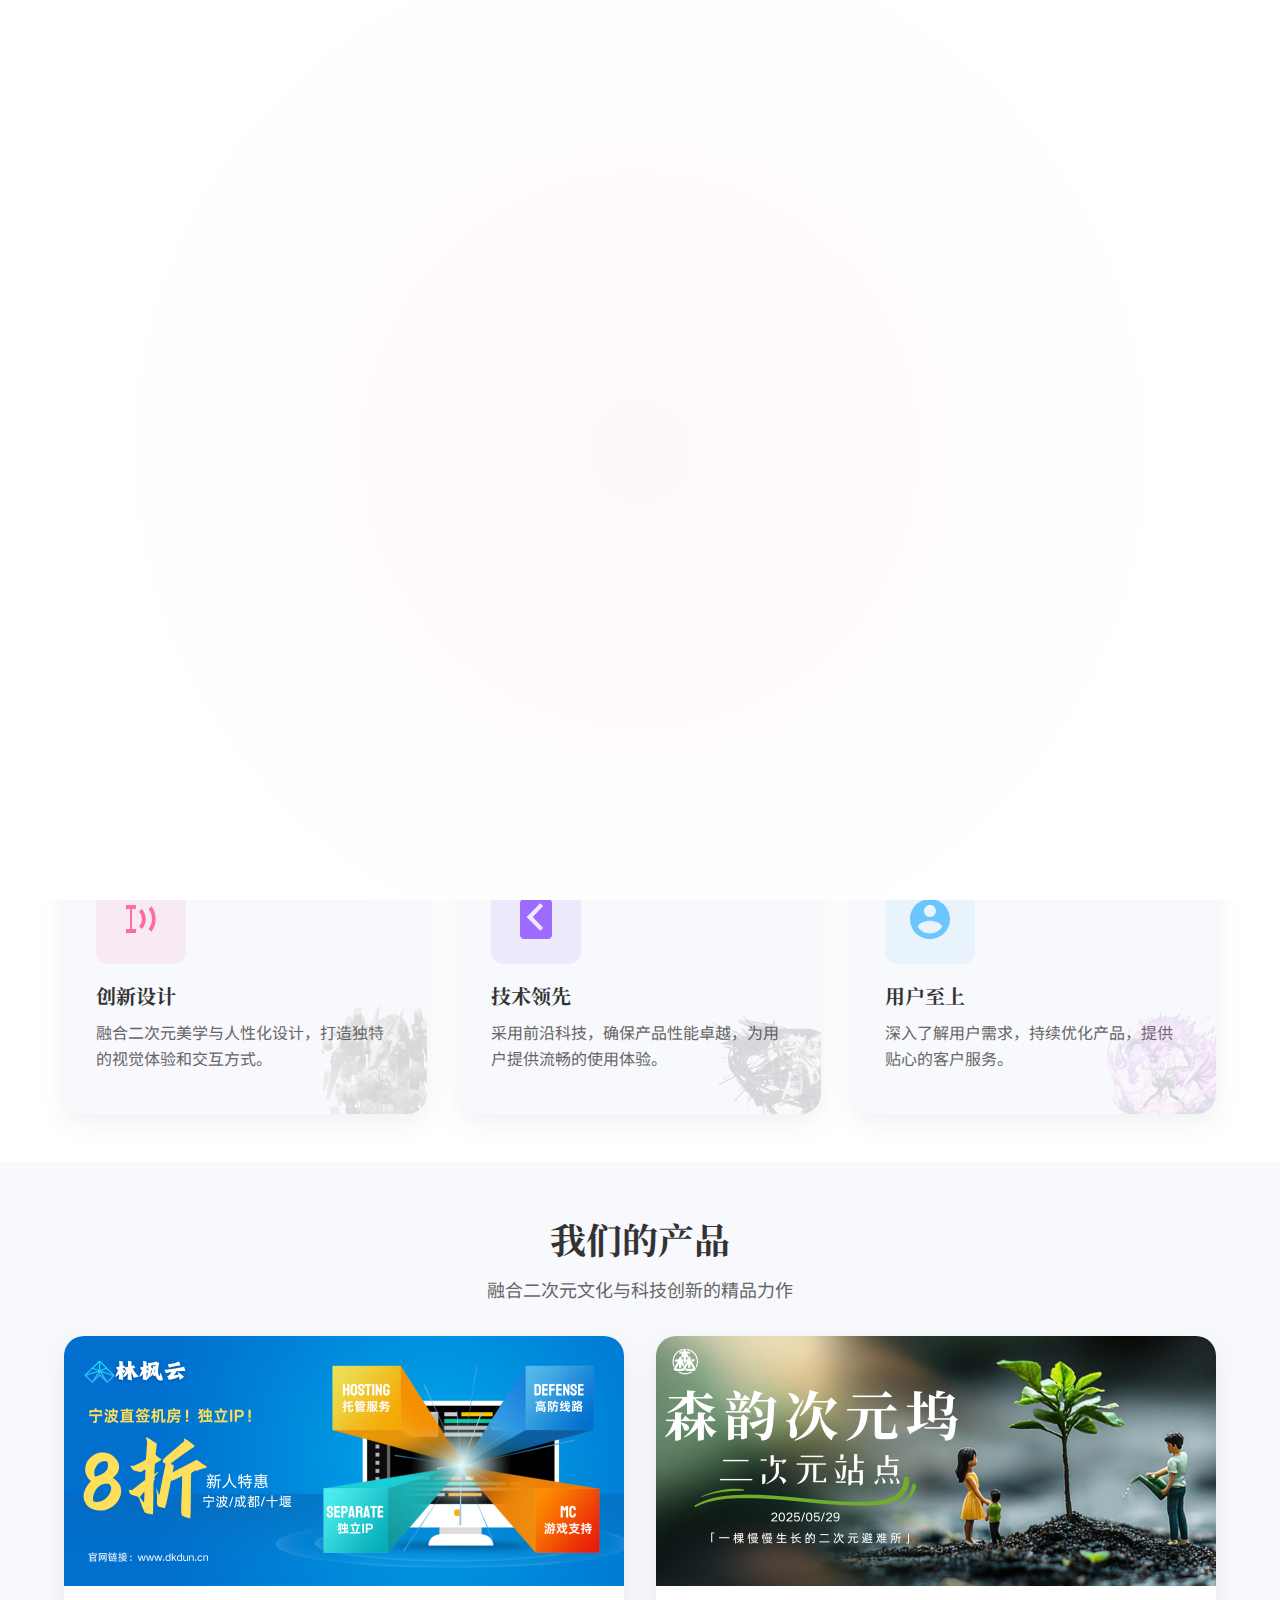
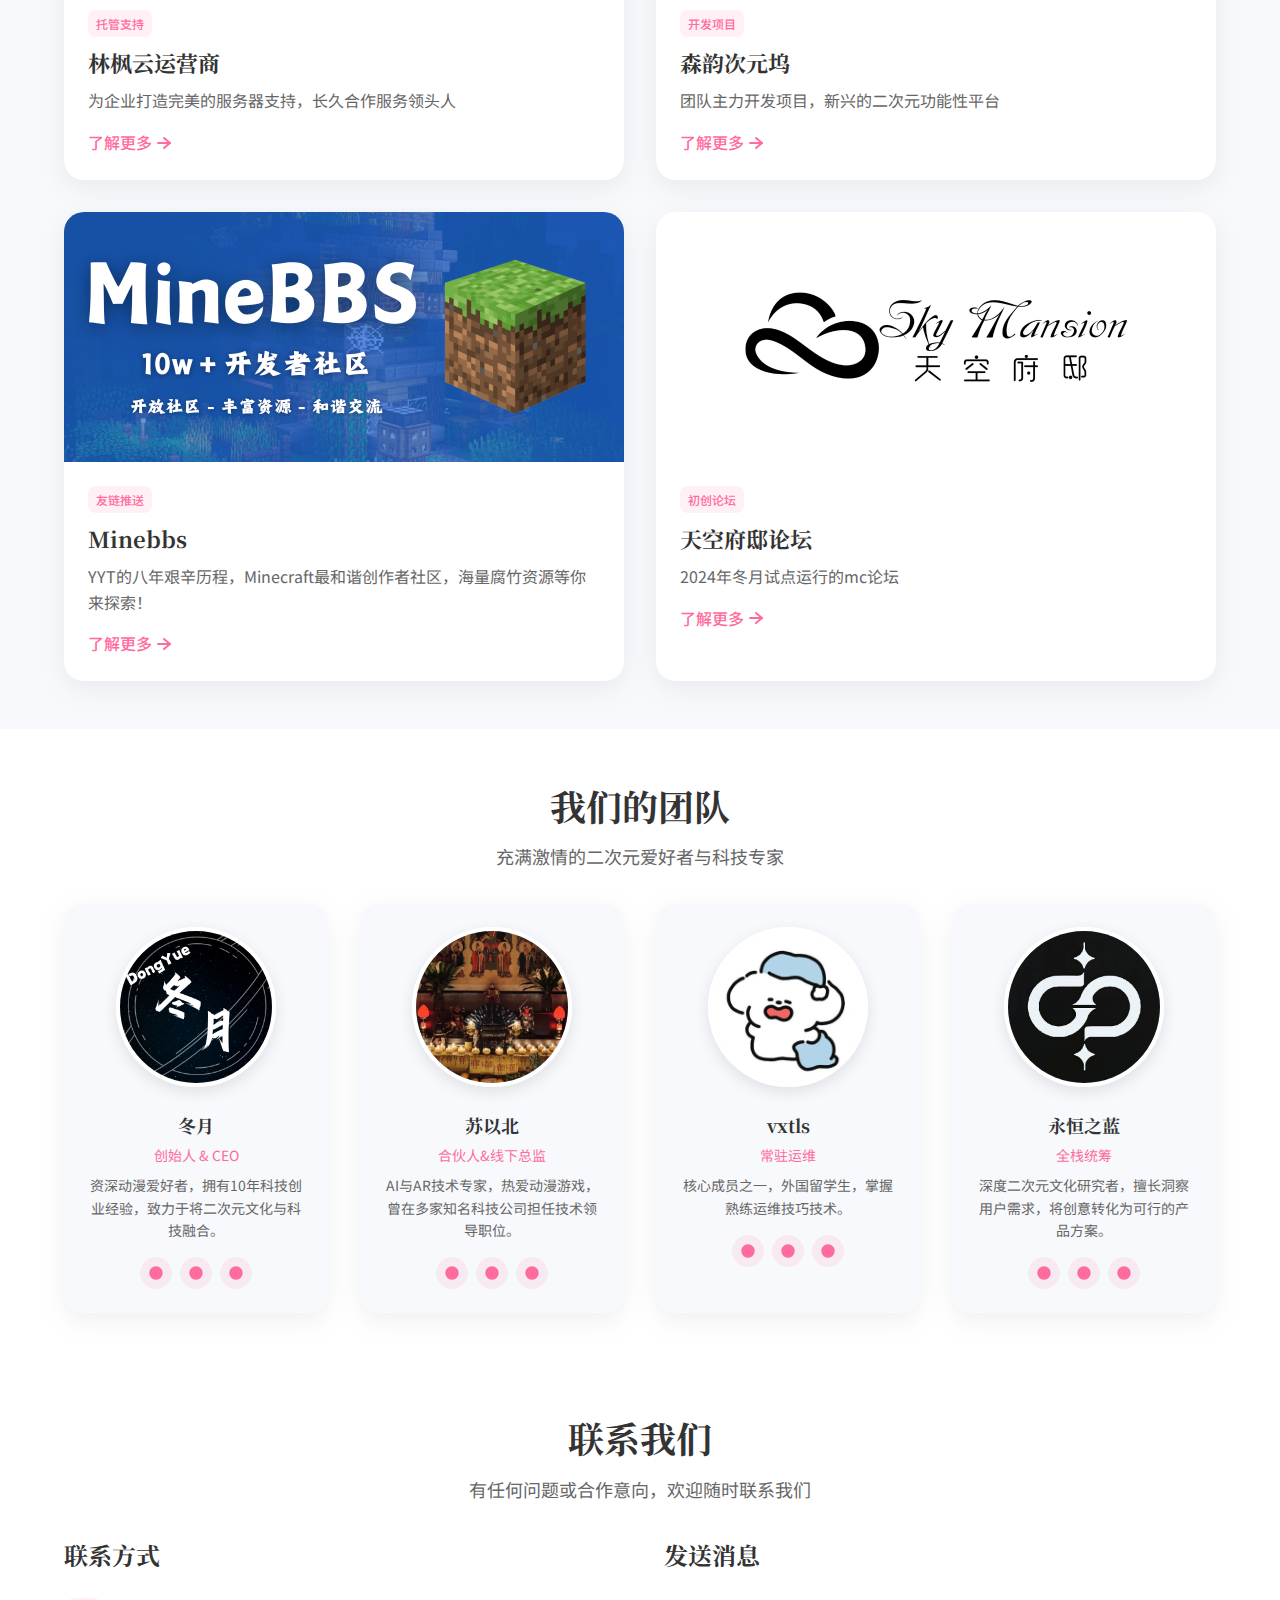
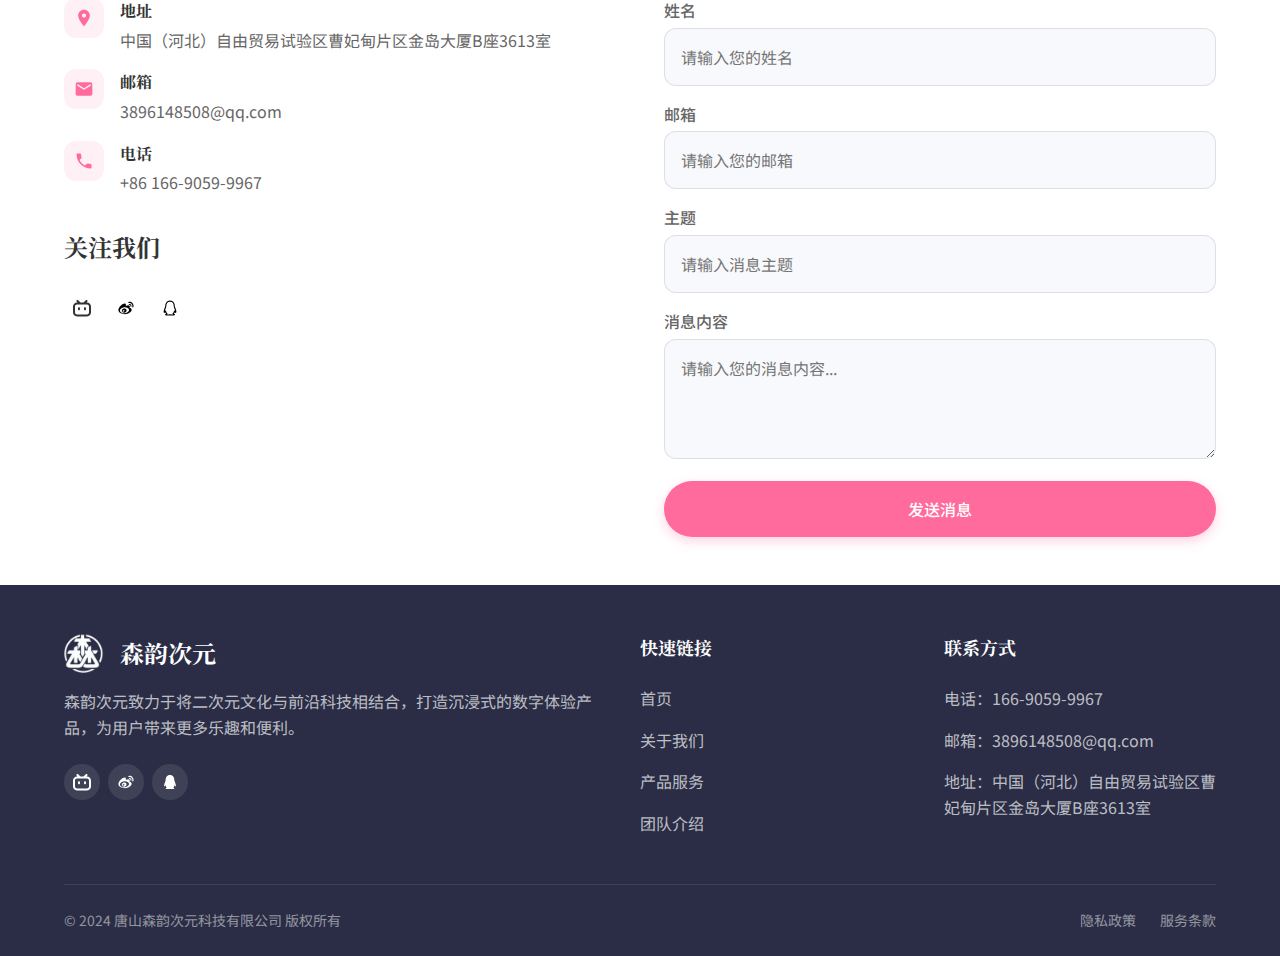
<file: miaoyu/index.html>
<!DOCTYPE html>
<html lang="zh-CN">
<head>
  <meta charset="UTF-8">
  <meta name="viewport" content="width=device-width, initial-scale=1.0">
  <title>森韵次元 - 二次元科技创新企业</title>
  <link rel="icon" href="img/logo.png" type="image/png">
  <link rel="apple-touch-icon" href="img/logo.png">
  <link href="https://fonts.googleapis.com/css2?family=Noto+Sans+SC:wght@400;500;700&family=Noto+Serif+SC:wght@400;600;700&display=swap" rel="stylesheet">
  <link rel="stylesheet" href="assets/css/style.css">
  <link rel="stylesheet" href="assets/css/components.css">
  <link rel="stylesheet" href="assets/css/splash.css">
  <style>
    .toast {
      position: fixed;
      top: 80px;
      left: 50%;
      transform: translateX(-50%);
      background-color: #333;
      color: #fff;
      padding: 10px 20px;
      border-radius: 5px;
      box-shadow: 0 2px 10px rgba(0, 0, 0, 0.5);
      z-index: 1000;
      transition: opacity 0.5s ease, transform 0.5s ease;
    }
    .toast.success {
      background-color: #40bf79; /* 淡绿色 */
    }
    .toast.error {
      background-color: #F44336;
    }
  </style>
</head>
<body>
  <!-- Toast 提示 -->
  <div id="toast" class="toast" style="display: none;">消息已发送！</div>
  <!-- 开屏动画 -->
  <div class="splash-screen">
    <div class="splash-content">
      <div class="splash-logo-container">
        <img src="img/logokai.png" alt="森韵次元" class="splash-logo">
      </div>
      <div class="splash-text">森韵次元</div>
      <div class="splash-tagline">二次元科技的创新力量</div>
      <div class="splash-loader">
        <div class="splash-loader-progress"></div>
      </div>
    </div>
  </div>

  <!-- 导航栏 -->
  <nav class="navbar">
    <div class="container navbar-container">
      <a href="index.html" class="logo">
        <img src="img/logo.png" alt="森">
        <span class="logo-text">森韵次元</span>
      </a>
      
      <div class="nav-menu">
        <div class="nav-links">
          <a href="index.html" class="nav-link active">首页</a>
          <a href="about.html" class="nav-link">关于我们</a>
          <a href="products.html" class="nav-link">产品服务</a>
          <a href="team.html" class="nav-link">团队介绍</a>
        </div>
        <a href="join.html" class="nav-button">加入我们</a>
      </div>
      
      <button class="mobile-nav-toggle">
        <svg viewBox="0 0 24 24" width="24" height="24">
          <path fill="currentColor" d="M3 18h18v-2H3v2zm0-5h18v-2H3v2zm0-7v2h18V6H3z"/>
        </svg>
      </button>
    </div>
  </nav>
  
  <!-- 英雄区 -->
  <section class="hero">
    <div class="decoration decoration-1"></div>
    <div class="decoration decoration-2"></div>
    
    <div class="container hero-container">
      <div class="hero-content">
        <h1 class="hero-title">用<span>二次元</span>的力量<br>驱动科技创新</h1>
        <p class="hero-description">我们是一家充满活力的线上企业，将二次元文化与前沿时代完美融合，为用户带来独特的产品体验和服务。</p>
        <div class="hero-buttons">
          <a href="products.html" class="button-primary">探索产品</a>
          <a href="about.html" class="button-secondary">了解更多</a>
        </div>
      </div>
      
      <div class="hero-image floating">
        <img src="img/mei.png" alt="二次元科技女孩">
      </div>
    </div>
  </section>
  
  <!-- 特性区域 -->
  <section class="features">
    <div class="container">
      <div class="section-title">
        <h2>我们的优势</h2>
        <p>将二次元文化与科技创新相结合，打造独特的产品体验</p>
      </div>
      
      <div class="features-grid">
        <div class="feature-card">
          <div class="feature-icon">
            <svg viewBox="0 0 24 24" fill="currentColor" xmlns="http://www.w3.org/2000/svg">
              <path d="M17.5 12C17.5 10.12 16.88 8.41 15.85 7.03L17.2 5.68C18.53 7.36 19.32 9.57 19.32 12C19.32 14.43 18.53 16.64 17.2 18.32L15.85 16.97C16.88 15.59 17.5 13.88 17.5 12ZM12.46 12C12.46 10.59 11.91 9.3 11 8.39L12.4 7C13.6 8.2 14.4 10 14.4 12C14.4 14 13.6 15.8 12.4 17L11 15.61C11.91 14.7 12.46 13.41 12.46 12ZM4.5 5H9.46V7H7.5V17H9.5V19H4.5V17H6.5V7H4.5V5Z"/>
            </svg>
          </div>
          <h3 class="feature-title">创新设计</h3>
          <p class="feature-description">融合二次元美学与人性化设计，打造独特的视觉体验和交互方式。</p>
          <img src="img/zs1.png" alt="装饰" class="feature-decoration">
        </div>
        
        <div class="feature-card">
          <div class="feature-icon">
            <svg viewBox="0 0 24 24" fill="currentColor" xmlns="http://www.w3.org/2000/svg">
              <path d="M15.54 5.54L14.12 4.12L7.29 11L14.12 17.88L15.54 16.46L10.41 11L15.54 5.54ZM18 2C19.1 2 20 2.9 20 4V20C20 21.1 19.1 22 18 22H6C4.9 22 4 21.1 4 20V4C4 2.9 4.9 2 6 2H18Z"/>
            </svg>
          </div>
          <h3 class="feature-title">技术领先</h3>
          <p class="feature-description">采用前沿科技，确保产品性能卓越，为用户提供流畅的使用体验。</p>
          <img src="img/zs2.png" alt="装饰" class="feature-decoration">
        </div>
        
        <div class="feature-card">
          <div class="feature-icon">
            <svg viewBox="0 0 24 24" fill="currentColor" xmlns="http://www.w3.org/2000/svg">
              <path d="M12 2C6.48 2 2 6.48 2 12C2 17.52 6.48 22 12 22C17.52 22 22 17.52 22 12C22 6.48 17.52 2 12 2ZM12 5C13.66 5 15 6.34 15 8C15 9.66 13.66 11 12 11C10.34 11 9 9.66 9 8C9 6.34 10.34 5 12 5ZM12 19.2C9.5 19.2 7.29 17.92 6 15.98C6.03 13.99 10 12.9 12 12.9C13.99 12.9 17.97 13.99 18 15.98C16.71 17.92 14.5 19.2 12 19.2Z"/>
            </svg>
          </div>
          <h3 class="feature-title">用户至上</h3>
          <p class="feature-description">深入了解用户需求，持续优化产品，提供贴心的客户服务。</p>
          <img src="img/zs3.png" alt="装饰" class="feature-decoration">
        </div>
      </div>
    </div>
  </section>
  
  <!-- 产品展示 -->
  <section class="products">
    <div class="container">
      <div class="section-title">
        <h2>我们的产品</h2>
        <p>融合二次元文化与科技创新的精品力作</p>
      </div>
      
      <div class="products-grid">
        <div class="product-card">
          <div class="product-image">
            <img src="img/linfeng.png" alt="梦幻AR眼镜">
          </div>
          <div class="product-content">
            <span class="product-tag">托管支持</span>
            <h3 class="product-title">林枫云运营商</h3>
            <p class="product-description">为企业打造完美的服务器支持，长久合作服务领头人</p>
            <a href="https://www.dkdun.cn" target="_blank" class="product-link">
              了解更多
              <svg width="16" height="16" viewBox="0 0 16 16" fill="none">
                <path d="M8 3L14 8L8 13" stroke="currentColor" stroke-width="2" stroke-linecap="round" stroke-linejoin="round"/>
                <path d="M14 8H2" stroke="currentColor" stroke-width="2" stroke-linecap="round" stroke-linejoin="round"/>
              </svg>
            </a>
          </div>
        </div>
        
        <div class="product-card">
          <div class="product-image">
            <img src="img/senyun.png" alt="森韵次元坞">
          </div>
          <div class="product-content">
            <span class="product-tag">开发项目</span>
            <h3 class="product-title">森韵次元坞</h3>
            <p class="product-description">团队主力开发项目，新兴的二次元功能性平台</p>
            <a href="https://senyun.space" target="_blank" class="product-link">
              了解更多
              <svg width="16" height="16" viewBox="0 0 16 16" fill="none">
                <path d="M8 3L14 8L8 13" stroke="currentColor" stroke-width="2" stroke-linecap="round" stroke-linejoin="round"/>
                <path d="M14 8H2" stroke="currentColor" stroke-width="2" stroke-linecap="round" stroke-linejoin="round"/>
              </svg>
            </a>
          </div>
        </div>
        
        <div class="product-card">
          <div class="product-image">
            <img src="img/minebbs.png" alt="二次元创作平台">
          </div>
          <div class="product-content">
            <span class="product-tag">友链推送</span>
            <h3 class="product-title">Minebbs</h3>
            <p class="product-description">YYT的八年艰辛历程，Minecraft最和谐创作者社区，海量腐竹资源等你来探索！</p>
            <a href="https://www.minebbs.com" target="_blank" class="product-link">
              了解更多
              <svg width="16" height="16" viewBox="0 0 16 16" fill="none">
                <path d="M8 3L14 8L8 13" stroke="currentColor" stroke-width="2" stroke-linecap="round" stroke-linejoin="round"/>
                <path d="M14 8H2" stroke="currentColor" stroke-width="2" stroke-linecap="round" stroke-linejoin="round"/>
              </svg>
            </a>
          </div>
        </div>
        
        <div class="product-card">
          <div class="product-image">
            <img src="img/tiank.png" alt="天空府邸">
          </div>
          <div class="product-content">
            <span class="product-tag">初创论坛</span>
            <h3 class="product-title">天空府邸论坛</h3>
            <p class="product-description">2024年冬月试点运行的mc论坛</p>
            <a href="https://cn-cdn1.skymansion.net" target="_blank" class="product-link">
              了解更多
              <svg width="16" height="16" viewBox="0 0 16 16" fill="none">
                <path d="M8 3L14 8L8 13" stroke="currentColor" stroke-width="2" stroke-linecap="round" stroke-linejoin="round"/>
                <path d="M14 8H2" stroke="currentColor" stroke-width="2" stroke-linecap="round" stroke-linejoin="round"/>
              </svg>
            </a>
          </div>
        </div>
      </div>
    </div>
  </section>
  
  <!-- 团队介绍 -->
  <section class="team">
    <div class="container">
      <div class="section-title">
        <h2>我们的团队</h2>
        <p>充满激情的二次元爱好者与科技专家</p>
      </div>
      
      <div class="team-grid">
        <div class="team-card">
          <div class="team-avatar">
            <img src="img/dongyue.png" alt="冬月">
          </div>
          <div class="team-content">
            <h3 class="team-name">冬月</h3>
            <div class="team-role">创始人 & CEO</div>
            <p class="team-description">资深动漫爱好者，拥有10年科技创业经验，致力于将二次元文化与科技融合。</p>
            <div class="team-social">
              <a  class="social-icon">
                <svg viewBox="0 0 24 24" fill="currentColor">
                  <path d="M12 2C6.477 2 2 6.477 2 12C2 17.523 6.477 22 12 22C17.523 22 22 17.523 22 12C22 6.477 17.523 2 12 2Z"/>
                </svg>
              </a>
              <a class="social-icon">
                <svg viewBox="0 0 24 24" fill="currentColor">
                  <path d="M12 2C6.477 2 2 6.477 2 12C2 17.523 6.477 22 12 22C17.523 22 22 17.523 22 12C22 6.477 17.523 2 12 2Z"/>
                </svg>
              </a>
              <a class="social-icon">
                <svg viewBox="0 0 24 24" fill="currentColor">
                  <path d="M12 2C6.477 2 2 6.477 2 12C2 17.523 6.477 22 12 22C17.523 22 22 17.523 22 12C22 6.477 17.523 2 12 2Z"/>
                </svg>
              </a>
            </div>
          </div>
        </div>
        
        <div class="team-card">
          <div class="team-avatar">
            <img src="img/cy01.jpg" alt="苏以北">
          </div>
          <div class="team-content">
            <h3 class="team-name">苏以北</h3>
            <div class="team-role">合伙人&线下总监</div>
            <p class="team-description">AI与AR技术专家，热爱动漫游戏，曾在多家知名科技公司担任技术领导职位。</p>
            <div class="team-social">
              <a  class="social-icon">
                <svg viewBox="0 0 24 24" fill="currentColor">
                  <path d="M12 2C6.477 2 2 6.477 2 12C2 17.523 6.477 22 12 22C17.523 22 22 17.523 22 12C22 6.477 17.523 2 12 2Z"/>
                </svg>
              </a>
              <a class="social-icon">
                <svg viewBox="0 0 24 24" fill="currentColor">
                  <path d="M12 2C6.477 2 2 6.477 2 12C2 17.523 6.477 22 12 22C17.523 22 22 17.523 22 12C22 6.477 17.523 2 12 2Z"/>
                </svg>
              </a>
              <a class="social-icon">
                <svg viewBox="0 0 24 24" fill="currentColor">
                  <path d="M12 2C6.477 2 2 6.477 2 12C2 17.523 6.477 22 12 22C17.523 22 22 17.523 22 12C22 6.477 17.523 2 12 2Z"/>
                </svg>
              </a>
            </div>
          </div>
        </div>
        
        <div class="team-card">
          <div class="team-avatar">
            <img src="img/cy00.jpg" alt="vxtls">
          </div>
          <div class="team-content">
            <h3 class="team-name">vxtls</h3>
            <div class="team-role">常驻运维</div>
            <p class="team-description">核心成员之一，外国留学生，掌握熟练运维技巧技术。</p>
            <div class="team-social">
              <a class="social-icon">
                <svg viewBox="0 0 24 24" fill="currentColor">
                  <path d="M12 2C6.477 2 2 6.477 2 12C2 17.523 6.477 22 12 22C17.523 22 22 17.523 22 12C22 6.477 17.523 2 12 2Z"/>
                </svg>
              </a>
              <a class="social-icon">
                <svg viewBox="0 0 24 24" fill="currentColor">
                  <path d="M12 2C6.477 2 2 6.477 2 12C2 17.523 6.477 22 12 22C17.523 22 22 17.523 22 12C22 6.477 17.523 2 12 2Z"/>
                </svg>
              </a>
              <a class="social-icon">
                <svg viewBox="0 0 24 24" fill="currentColor">
                  <path d="M12 2C6.477 2 2 6.477 2 12C2 17.523 6.477 22 12 22C17.523 22 22 17.523 22 12C22 6.477 17.523 2 12 2Z"/>
                </svg>
              </a>
            </div>
          </div>
        </div>
        
        <div class="team-card">
          <div class="team-avatar">
            <img src="img/cy02.jpg" alt="永恒之蓝">
          </div>
          <div class="team-content">
            <h3 class="team-name">永恒之蓝</h3>
            <div class="team-role">全栈统筹</div>
            <p class="team-description">深度二次元文化研究者，擅长洞察用户需求，将创意转化为可行的产品方案。</p>
            <div class="team-social">
              <a  class="social-icon">
                <svg viewBox="0 0 24 24" fill="currentColor">
                  <path d="M12 2C6.477 2 2 6.477 2 12C2 17.523 6.477 22 12 22C17.523 22 22 17.523 22 12C22 6.477 17.523 2 12 2Z"/>
                </svg>
              </a>
              <a class="social-icon">
                <svg viewBox="0 0 24 24" fill="currentColor">
                  <path d="M12 2C6.477 2 2 6.477 2 12C2 17.523 6.477 22 12 22C17.523 22 22 17.523 22 12C22 6.477 17.523 2 12 2Z"/>
                </svg>
              </a>
              <a class="social-icon">
                <svg viewBox="0 0 24 24" fill="currentColor">
                  <path d="M12 2C6.477 2 2 6.477 2 12C2 17.523 6.477 22 12 22C17.523 22 22 17.523 22 12C22 6.477 17.523 2 12 2Z"/>
                </svg>
              </a>
            </div>
          </div>
        </div>
      </div>
    </div>
  </section>
  
  <!-- 联系我们 -->
  <section class="contact">
    <div class="container">
      <div class="section-title">
        <h2>联系我们</h2>
        <p>有任何问题或合作意向，欢迎随时联系我们</p>
      </div>
      
      <div class="contact-container">
        <div class="contact-info">
          <h3>联系方式</h3>
          
          <div class="contact-details">
            <div class="contact-item">
              <div class="contact-icon">
                <svg viewBox="0 0 24 24" fill="currentColor">
                  <path d="M12 2C8.13 2 5 5.13 5 9C5 14.25 12 22 12 22C12 22 19 14.25 19 9C19 5.13 15.87 2 12 2ZM12 11.5C10.62 11.5 9.5 10.38 9.5 9C9.5 7.62 10.62 6.5 12 6.5C13.38 6.5 14.5 7.62 14.5 9C14.5 10.38 13.38 11.5 12 11.5Z"/>
                </svg>
              </div>
              <div class="contact-text">
                <h4>地址</h4>
                <p>中国（河北）自由贸易试验区曹妃甸片区金岛大厦B座3613室</p>
              </div>
            </div>
            
            <div class="contact-item">
              <div class="contact-icon">
                <svg viewBox="0 0 24 24" fill="currentColor">
                  <path d="M20 4H4C2.9 4 2.01 4.9 2.01 6L2 18C2 19.1 2.9 20 4 20H20C21.1 20 22 19.1 22 18V6C22 4.9 21.1 4 20 4ZM20 8L12 13L4 8V6L12 11L20 6V8Z"/>
                </svg>
              </div>
              <div class="contact-text">
                <h4>邮箱</h4>
                <p>3896148508@qq.com</p>
              </div>
            </div>
            
            <div class="contact-item">
              <div class="contact-icon">
                <svg viewBox="0 0 24 24" fill="currentColor">
                  <path d="M6.62 10.79C8.06 13.62 10.38 15.94 13.21 17.38L15.41 15.18C15.69 14.9 16.08 14.82 16.43 14.93C17.55 15.3 18.75 15.5 20 15.5C20.55 15.5 21 15.95 21 16.5V20C21 20.55 20.55 21 20 21C10.61 21 3 13.39 3 4C3 3.45 3.45 3 4 3H7.5C8.05 3 8.5 3.45 8.5 4C8.5 5.25 8.7 6.45 9.07 7.57C9.18 7.92 9.1 8.31 8.82 8.59L6.62 10.79Z"/>
                </svg>
              </div>
              <div class="contact-text">
                <h4>电话</h4>
                <p>+86 166-9059-9967</p>
              </div>
            </div>
          </div>
          
          <h3>关注我们</h3>
          <div class="footer-social" style="margin-top: var(--space-md);">
            <a href="https://space.bilibili.com/1234567890" class="footer-social-icon" target="_blank" rel="noopener noreferrer" title="哔哩哔哩">
              <svg viewBox="0 0 24 24" width="18" height="18">
                <path fill="currentColor" d="M17.813 4.653h.854c1.51.054 2.769.578 3.773 1.574 1.004.995 1.524 2.249 1.56 3.76v7.979c-.036 1.51-.556 2.769-1.56 3.773s-2.262 1.524-3.773 1.56H5.333c-1.51-.036-2.769-.556-3.773-1.56S.036 19.477 0 17.967V9.988c.036-1.511.556-2.765 1.56-3.76 1.004-.996 2.262-1.52 3.773-1.575h.774l-1.174-1.12a1.234 1.234 0 0 1-.373-.906c0-.356.124-.658.373-.907l.027-.027c.267-.249.573-.373.92-.373.347 0 .653.124.92.373L9.653 4.44c.071.071.134.142.187.213h4.267a.836.836 0 0 1 .16-.213l2.853-2.747c.267-.249.573-.373.92-.373.347 0 .662.151.929.4.267.249.391.551.391.907 0 .355-.124.657-.373.906L17.813 4.653zM5.333 7.24c-.746.018-1.373.276-1.88.773-.506.498-.769 1.13-.786 1.894v7.979c.018.764.28 1.395.786 1.893.507.498 1.134.756 1.88.773h13.334c.746-.017 1.373-.275 1.88-.773.506-.498.769-1.129.786-1.893V9.908c-.018-.765-.28-1.396-.786-1.894-.507-.498-1.134-.756-1.88-.774H5.333zM8 11.107c.373 0 .684.124.933.373.25.249.383.569.4.96v1.173c-.017.391-.15.711-.4.96-.249.25-.56.374-.933.374s-.684-.125-.933-.374c-.25-.249-.383-.569-.4-.96V12.44c.017-.391.15-.711.4-.96.249-.249.56-.373.933-.373zm8 0c.373 0 .684.124.933.373.25.249.383.569.4.96v1.173c-.017.391-.15.711-.4.96-.249.25-.56.374-.933.374s-.684-.125-.933-.374c-.25-.249-.383-.569-.4-.96V12.44c.017-.391.15-.711.4-.96.249-.249.56-.373.933-.373z"/>
              </svg>
            </a>
            <a href="https://weibo.com/u/1234567890" class="footer-social-icon" target="_blank" rel="noopener noreferrer" title="微博">
              <img src="img/weibo-svgrepo-com.svg" width="18" height="18" alt="微博">
            </a>
            <a href="https://wpa.qq.com/msgrd?v=3&uin=3896148508&site=qq&menu=yes" class="footer-social-icon" target="_blank" rel="noopener noreferrer" title="QQ">
              <img src="img/qq-svgrepo-com.svg" width="18" height="18" alt="QQ">
            </a>
          </div>
        </div>
        
        <div class="contact-form">
          <h3>发送消息</h3>
          <form>
            <div class="form-group">
              <label for="name" class="form-label">姓名</label>
              <input type="text" id="name" class="form-input" placeholder="请输入您的姓名">
              <span id="name-error" class="error-message" style="color: red;"></span>
            </div>
            
            <div class="form-group">
              <label for="email" class="form-label">邮箱</label>
              <input type="email" id="email" class="form-input" placeholder="请输入您的邮箱">
              <span id="email-error" class="error-message" style="color: red;"></span>
            </div>
            
            <div class="form-group">
              <label for="subject" class="form-label">主题</label>
              <input type="text" id="subject" class="form-input" placeholder="请输入消息主题">
              <span id="subject-error" class="error-message" style="color: red;"></span>
            </div>
            
            <div class="form-group">
              <label for="message" class="form-label">消息内容</label>
              <textarea id="message" class="form-input" placeholder="请输入您的消息内容..."></textarea>
              <span id="message-error" class="error-message" style="color: red;"></span>
            </div>
            
            <button type="submit" class="form-button">发送消息</button>
          </form>
        </div>
      </div>
    </div>
  </section>
  
  <!-- 页脚 -->
  <footer class="footer">
    <div class="container">
      <div class="footer-container">
        <div class="footer-info">
          <div class="footer-logo">
            <img src="img/logod.png" alt="森">
            <span class="footer-logo-text">森韵次元</span>
          </div>
          <p class="footer-description">森韵次元致力于将二次元文化与前沿科技相结合，打造沉浸式的数字体验产品，为用户带来更多乐趣和便利。</p>
          <div class="footer-social">
            <a href="https://space.bilibili.com/1234567890" class="footer-social-icon" target="_blank" rel="noopener noreferrer" title="哔哩哔哩">
              <svg viewBox="0 0 24 24" width="18" height="18">
                <path fill="currentColor" d="M17.813 4.653h.854c1.51.054 2.769.578 3.773 1.574 1.004.995 1.524 2.249 1.56 3.76v7.979c-.036 1.51-.556 2.769-1.56 3.773s-2.262 1.524-3.773 1.56H5.333c-1.51-.036-2.769-.556-3.773-1.56S.036 19.477 0 17.967V9.988c.036-1.511.556-2.765 1.56-3.76 1.004-.996 2.262-1.52 3.773-1.575h.774l-1.174-1.12a1.234 1.234 0 0 1-.373-.906c0-.356.124-.658.373-.907l.027-.027c.267-.249.573-.373.92-.373.347 0 .653.124.92.373L9.653 4.44c.071.071.134.142.187.213h4.267a.836.836 0 0 1 .16-.213l2.853-2.747c.267-.249.573-.373.92-.373.347 0 .662.151.929.4.267.249.391.551.391.907 0 .355-.124.657-.373.906L17.813 4.653zM5.333 7.24c-.746.018-1.373.276-1.88.773-.506.498-.769 1.13-.786 1.894v7.979c.018.764.28 1.395.786 1.893.507.498 1.134.756 1.88.773h13.334c.746-.017 1.373-.275 1.88-.773.506-.498.769-1.129.786-1.893V9.908c-.018-.765-.28-1.396-.786-1.894-.507-.498-1.134-.756-1.88-.774H5.333zM8 11.107c.373 0 .684.124.933.373.25.249.383.569.4.96v1.173c-.017.391-.15.711-.4.96-.249.25-.56.374-.933.374s-.684-.125-.933-.374c-.25-.249-.383-.569-.4-.96V12.44c.017-.391.15-.711.4-.96.249-.249.56-.373.933-.373zm8 0c.373 0 .684.124.933.373.25.249.383.569.4.96v1.173c-.017.391-.15.711-.4.96-.249.25-.56.374-.933.374s-.684-.125-.933-.374c-.25-.249-.383-.569-.4-.96V12.44c.017-.391.15-.711.4-.96.249-.249.56-.373.933-.373z"/>
              </svg>
            </a>
            <a href="https://weibo.com/u/1234567890" class="footer-social-icon" target="_blank" rel="noopener noreferrer" title="微博">
              <img src="img/weibo.svg" width="18" height="18" alt="微博">
            </a>
            <a href="https://wpa.qq.com/msgrd?v=3&uin=3896148508&site=qq&menu=yes" class="footer-social-icon" target="_blank" rel="noopener noreferrer" title="QQ">
              <img src="img/QQ.svg" width="18" height="18" alt="QQ">
            </a>
          </div>
        </div>
        
        <div>
          <h4 class="footer-title">快速链接</h4>
          <div class="footer-links">
            <a href="index.html" class="footer-link">首页</a>
            <a href="about.html" class="footer-link">关于我们</a>
            <a href="products.html" class="footer-link">产品服务</a>
            <a href="team.html" class="footer-link">团队介绍</a>
          </div>
        </div>
        
        <div>
          <h4 class="footer-title">联系方式</h4>
          <div class="footer-links">
            <a class="footer-link">电话：166-9059-9967</a>
            <a href="mailto:3896148508@qq.com" class="footer-link">邮箱：3896148508@qq.com</a>
            <a class="footer-link">地址：中国（河北）自由贸易试验区曹妃甸片区金岛大厦B座3613室</a>
          </div>
        </div>
      </div>
      
      <div class="footer-bottom">
        <div class="footer-copyright">
          <a class="footer-links" href="https://aiqicha.baidu.com/company_detail_57304273267882?t=0" target="_blank" >© 2024 唐山森韵次元科技有限公司 版权所有</a>
        </div>
        <div class="footer-bottom-links">
          <a href="#" class="footer-bottom-link">隐私政策</a>
          <a href="#" class="footer-bottom-link">服务条款</a>
        </div>
      </div>
    </div>
  </footer>

  <script src="assets/js/main.js"></script>
  <script src="assets/js/splash.js"></script>
  <script>
    document.querySelector('.contact-form form').addEventListener('submit', function(event) {
      event.preventDefault(); // 阻止默认表单提交

      // 清空之前的错误信息
      document.getElementById('name-error').textContent = '';
      document.getElementById('email-error').textContent = '';
      document.getElementById('subject-error').textContent = '';
      document.getElementById('message-error').textContent = '';

      // 获取表单字段
      const name = document.getElementById('name').value.trim();
      const email = document.getElementById('email').value.trim();
      const subject = document.getElementById('subject').value.trim();
      const message = document.getElementById('message').value.trim();

      // 校验字段
      if (!name) {
        document.getElementById('name-error').textContent = '姓名不能为空！';
        return;
      }
      if (!email) {
        document.getElementById('email-error').textContent = '邮箱不能为空！';
        return;
      }
      if (!subject) {
        document.getElementById('subject-error').textContent = '主题不能为空！';
        return;
      }
      if (!message) {
        document.getElementById('message-error').textContent = '消息内容不能为空！';
        return;
      }

      // 假设这里是表单提交的逻辑
      const isSuccess = true; // 这里可以根据实际情况设置成功或失败

      if (isSuccess) {
        // 清空输入框
        document.getElementById('name').value = '';
        document.getElementById('email').value = '';
        document.getElementById('subject').value = '';
        document.getElementById('message').value = '';

        showToast('消息已成功发送！', 'success'); // 成功提示
      } else {
        showToast('消息发送失败，请重试！', 'error'); // 失败提示
      }
    });

    function showToast(message, type) {
      const toast = document.getElementById('toast');
      toast.className = 'toast'; // 重置类名
      toast.classList.add(type); // 添加成功或失败类
      toast.textContent = message; // 设置提示内容

      // 显示 toast 提示
      toast.style.display = 'block';
      toast.style.opacity = '1';
      toast.style.transform = 'translateX(-50%)';

      // 自动隐藏 toast
      setTimeout(() => {
        toast.style.opacity = '0';
        toast.style.transform = 'translateX(-50%) translateY(20px)';
        setTimeout(() => {
          toast.style.display = 'none';
        }, 500); // 等待过渡结束后隐藏
      }, 3000); // 3秒后隐藏
    }
  </script>
</body>
</html>
</file>
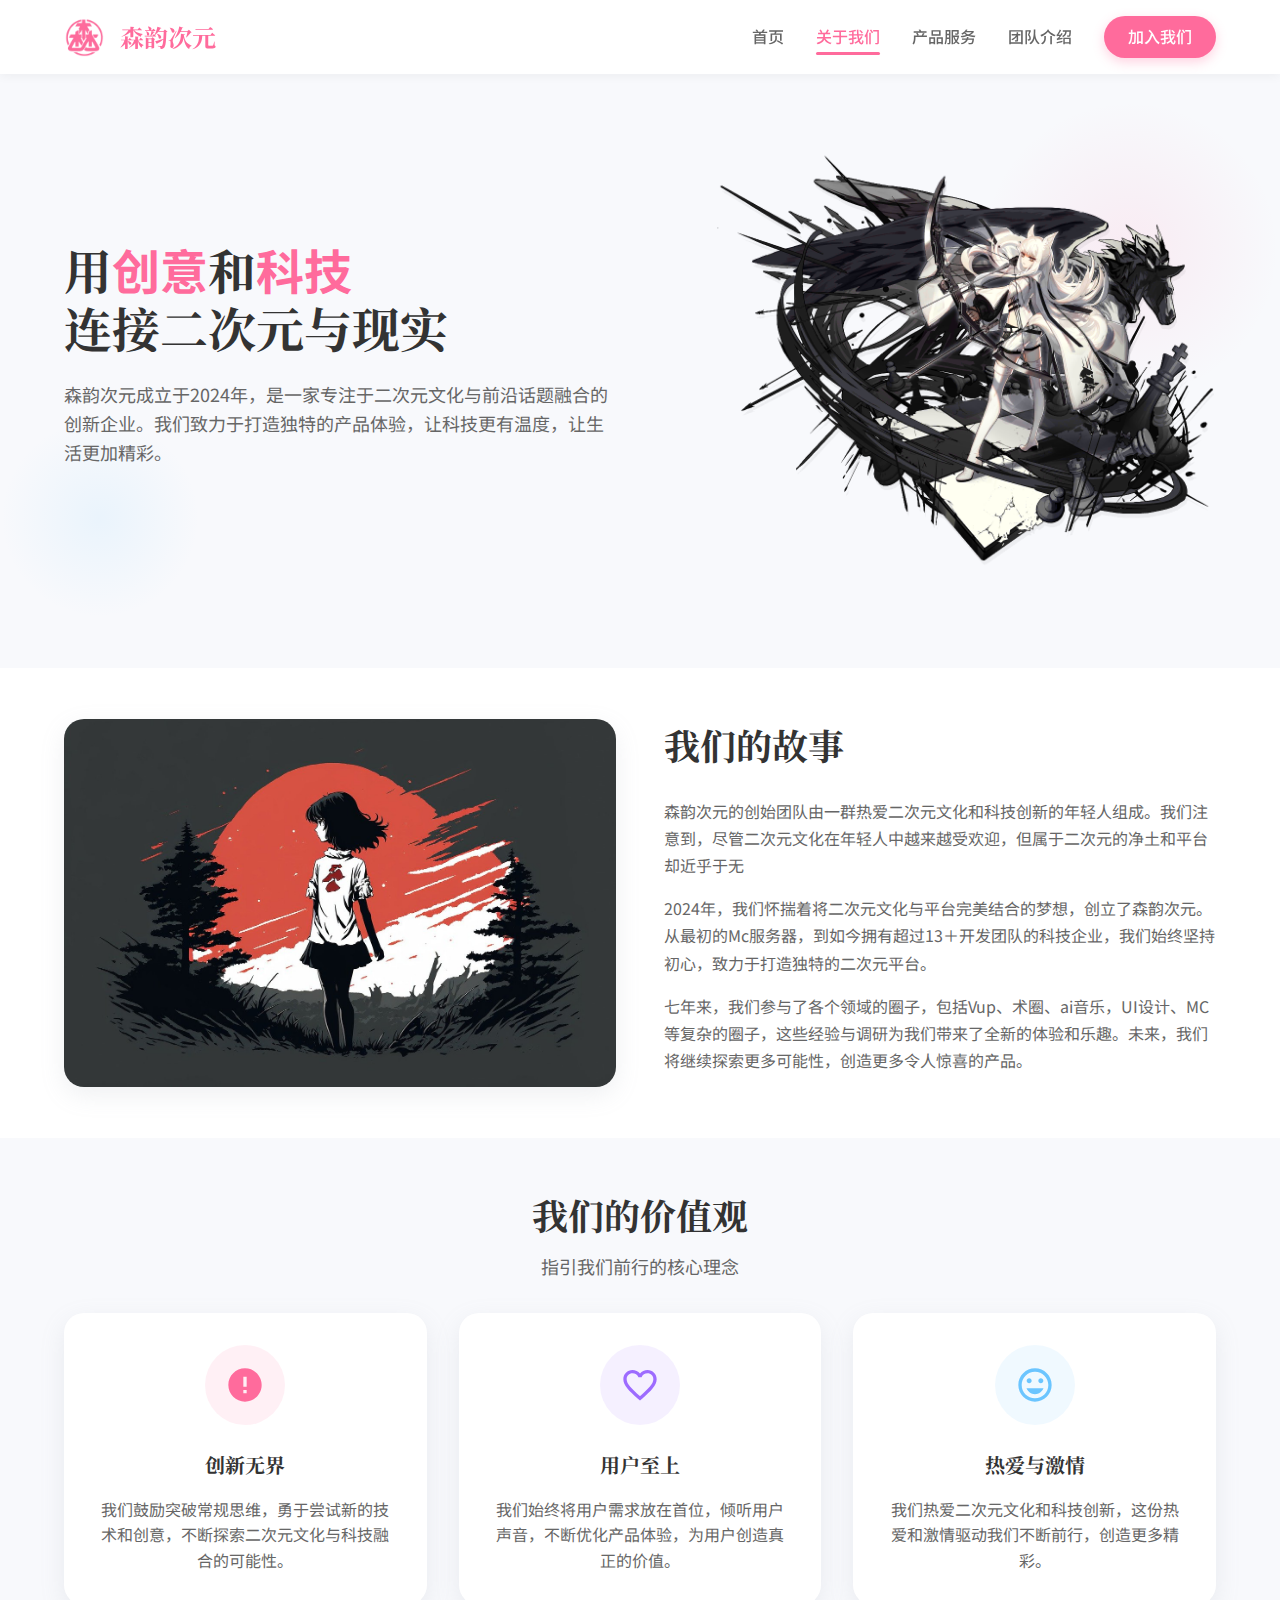
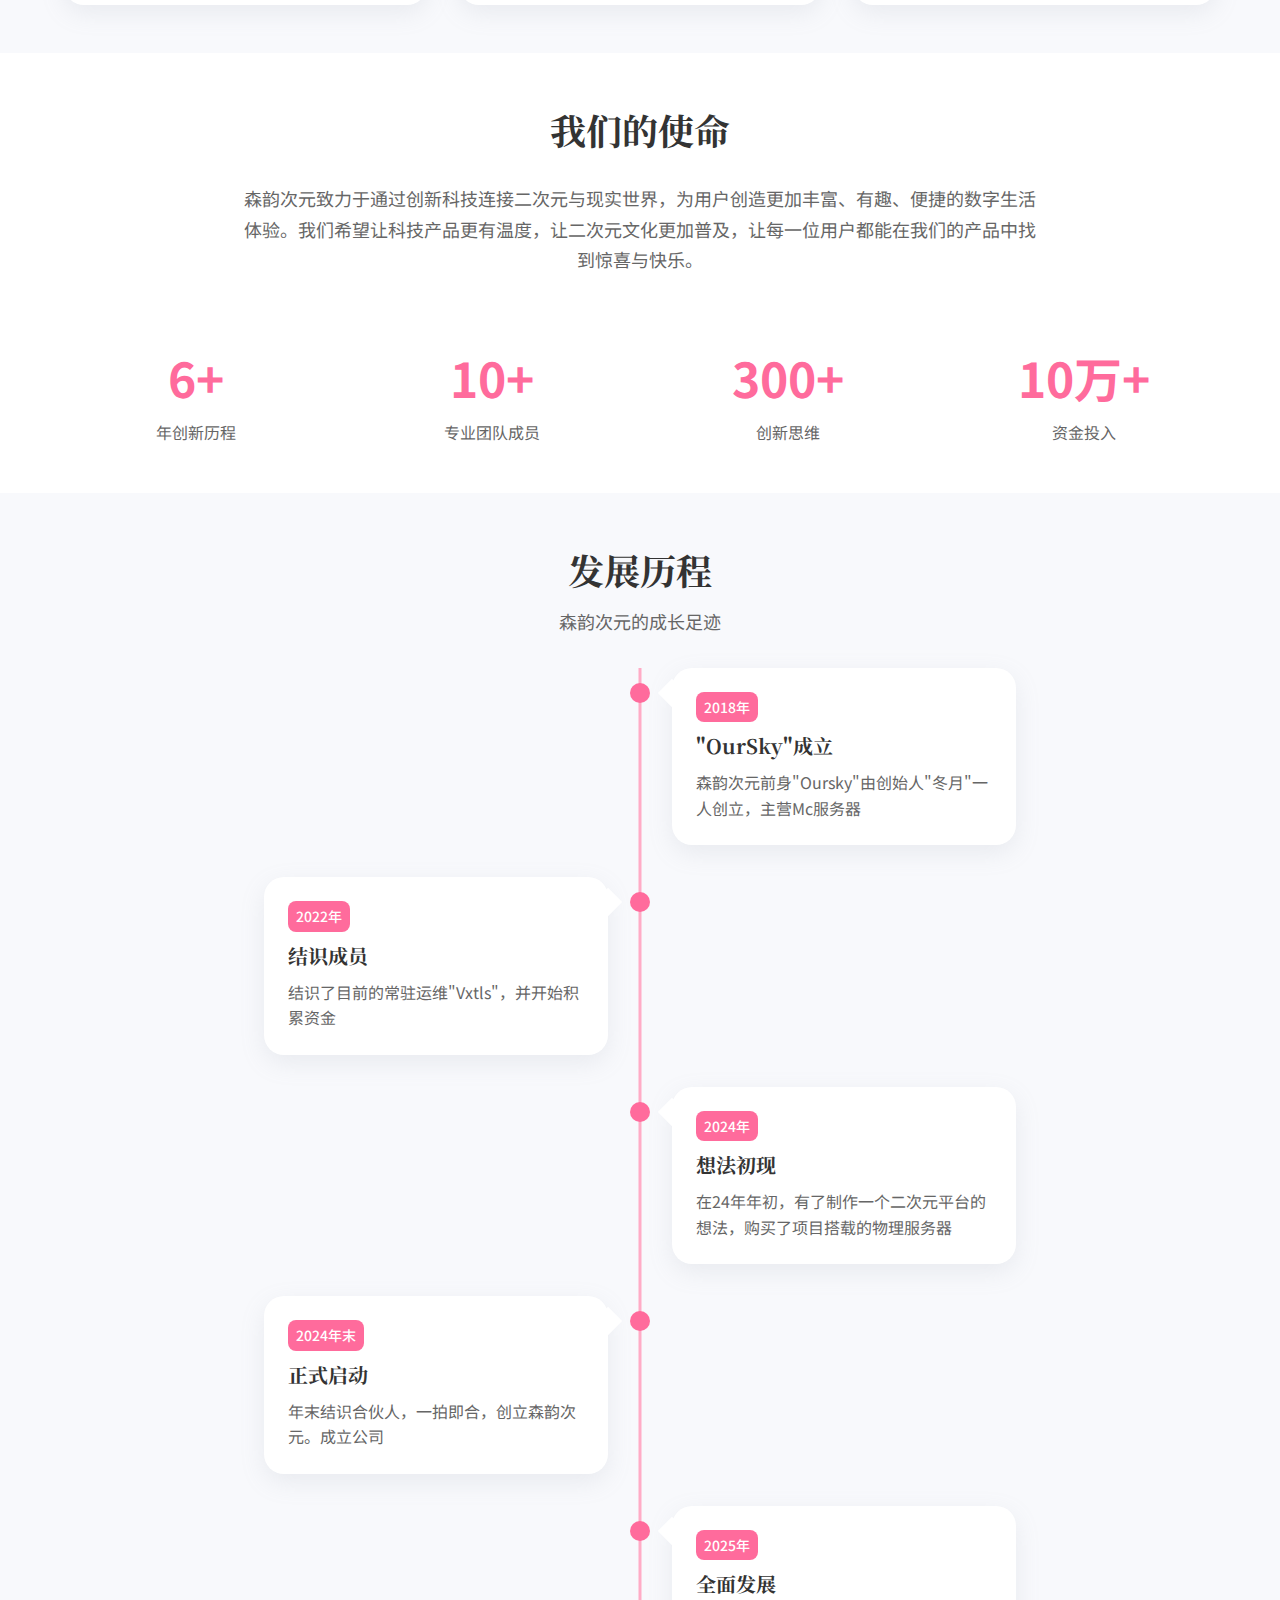
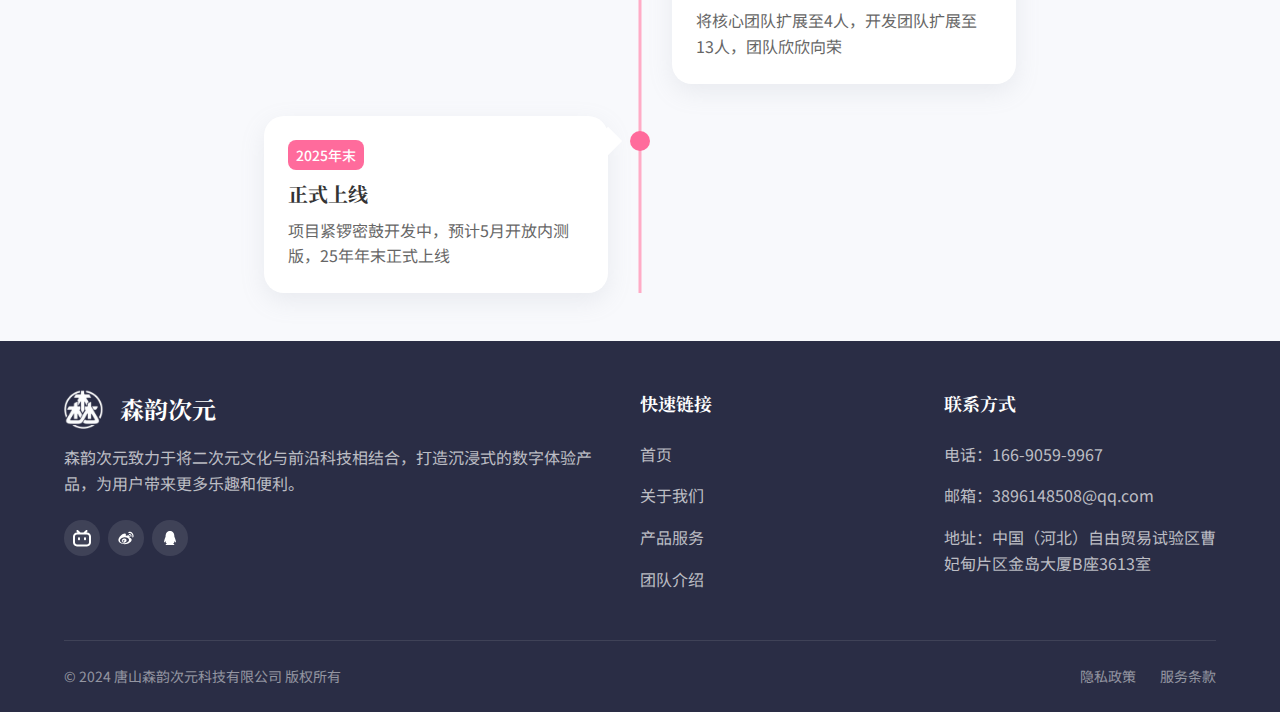
<file: miaoyu/about.html>
<!DOCTYPE html>
<html lang="zh-CN">
<head>
  <meta charset="UTF-8">
  <meta name="viewport" content="width=device-width, initial-scale=1.0">
  <title>关于我们 - 森韵次元</title>
  <link rel="icon" href="img/logo.png" type="image/png">
  <link rel="apple-touch-icon" href="img/logo.png">
  <link href="https://fonts.googleapis.com/css2?family=Noto+Sans+SC:wght@400;500;700&family=Noto+Serif+SC:wght@400;600;700&display=swap" rel="stylesheet">
  <link rel="stylesheet" href="assets/css/style.css">
  <link rel="stylesheet" href="assets/css/components.css">
</head>
<body>
  <!-- 导航栏 -->
  <nav class="navbar">
    <div class="container navbar-container">
      <a href="index.html" class="logo">
        <img src="img/logo.png" alt="森">
        <span class="logo-text">森韵次元</span>
      </a>
      
      <div class="nav-menu">
        <div class="nav-links">
          <a href="index.html" class="nav-link">首页</a>
          <a href="about.html" class="nav-link active">关于我们</a>
          <a href="products.html" class="nav-link">产品服务</a>
          <a href="team.html" class="nav-link">团队介绍</a>
        </div>
        <a href="join.html" class="nav-button">加入我们</a>
      </div>
      
      <button class="mobile-nav-toggle">
        <svg viewBox="0 0 24 24" width="24" height="24">
          <path fill="currentColor" d="M3 18h18v-2H3v2zm0-5h18v-2H3v2zm0-7v2h18V6H3z"/>
        </svg>
      </button>
    </div>
  </nav>
  
  <!-- 关于我们英雄区 -->
  <section class="about-hero">
    <div class="decoration decoration-1"></div>
    <div class="decoration decoration-2"></div>
    
    <div class="container about-hero-container">
      <div class="about-hero-content">
        <h1 class="about-hero-title">用<span>创意</span>和<span>科技</span><br>连接二次元与现实</h1>
        <p class="about-hero-description">森韵次元成立于2024年，是一家专注于二次元文化与前沿话题融合的创新企业。我们致力于打造独特的产品体验，让科技更有温度，让生活更加精彩。</p>
      </div>
      
      <div class="about-hero-image floating">
        <img src="img/zs2.png" alt="关于我们插图">
      </div>
    </div>
  </section>
  
  <!-- 我们的故事 -->
  <section class="about-story">
    <div class="container">
      <div class="about-story-container">
        <div class="about-story-image">
          <img src="img/tu01.jpg" alt="公司故事">
        </div>
        
        <div class="about-story-content">
          <h2>我们的故事</h2>
          <p>森韵次元的创始团队由一群热爱二次元文化和科技创新的年轻人组成。我们注意到，尽管二次元文化在年轻人中越来越受欢迎，但属于二次元的净土和平台却近乎于无</p>
          <p>2024年，我们怀揣着将二次元文化与平台完美结合的梦想，创立了森韵次元。从最初的Mc服务器，到如今拥有超过13＋开发团队的科技企业，我们始终坚持初心，致力于打造独特的二次元平台。</p>
          <p>七年来，我们参与了各个领域的圈子，包括Vup、术圈、ai音乐，UI设计、MC等复杂的圈子，这些经验与调研为我们带来了全新的体验和乐趣。未来，我们将继续探索更多可能性，创造更多令人惊喜的产品。</p>
        </div>
      </div>
    </div>
  </section>
  
  <!-- 我们的价值观 -->
  <section class="about-values">
    <div class="container">
      <div class="section-title">
        <h2>我们的价值观</h2>
        <p>指引我们前行的核心理念</p>
      </div>
      
      <div class="about-values-grid">
        <div class="value-card">
          <div class="value-icon">
            <svg viewBox="0 0 24 24" fill="currentColor" xmlns="http://www.w3.org/2000/svg">
              <path d="M12 2C6.48 2 2 6.48 2 12C2 17.52 6.48 22 12 22C17.52 22 22 17.52 22 12C22 6.48 17.52 2 12 2ZM13 17H11V15H13V17ZM13 13H11V7H13V13Z"/>
            </svg>
          </div>
          <h3 class="value-title">创新无界</h3>
          <p class="value-description">我们鼓励突破常规思维，勇于尝试新的技术和创意，不断探索二次元文化与科技融合的可能性。</p>
        </div>
        
        <div class="value-card">
          <div class="value-icon">
            <svg viewBox="0 0 24 24" fill="currentColor" xmlns="http://www.w3.org/2000/svg">
              <path d="M16.5 3C14.76 3 13.09 3.81 12 5.09C10.91 3.81 9.24 3 7.5 3C4.42 3 2 5.42 2 8.5C2 12.28 5.4 15.36 10.55 20.04L12 21.35L13.45 20.03C18.6 15.36 22 12.28 22 8.5C22 5.42 19.58 3 16.5 3ZM12.1 18.55L12 18.65L11.9 18.55C7.14 14.24 4 11.39 4 8.5C4 6.5 5.5 5 7.5 5C9.04 5 10.54 5.99 11.07 7.36H12.94C13.46 5.99 14.96 5 16.5 5C18.5 5 20 6.5 20 8.5C20 11.39 16.86 14.24 12.1 18.55Z"/>
            </svg>
          </div>
          <h3 class="value-title">用户至上</h3>
          <p class="value-description">我们始终将用户需求放在首位，倾听用户声音，不断优化产品体验，为用户创造真正的价值。</p>
        </div>
        
        <div class="value-card">
          <div class="value-icon">
            <svg viewBox="0 0 24 24" fill="currentColor" xmlns="http://www.w3.org/2000/svg">
              <path d="M11.99 2C6.47 2 2 6.48 2 12C2 17.52 6.47 22 11.99 22C17.52 22 22 17.52 22 12C22 6.48 17.52 2 11.99 2ZM12 20C7.58 20 4 16.42 4 12C4 7.58 7.58 4 12 4C16.42 4 20 7.58 20 12C20 16.42 16.42 20 12 20ZM15.5 11C16.33 11 17 10.33 17 9.5C17 8.67 16.33 8 15.5 8C14.67 8 14 8.67 14 9.5C14 10.33 14.67 11 15.5 11ZM8.5 11C9.33 11 10 10.33 10 9.5C10 8.67 9.33 8 8.5 8C7.67 8 7 8.67 7 9.5C7 10.33 7.67 11 8.5 11ZM12 17.5C14.33 17.5 16.31 16.04 17.11 14H6.89C7.69 16.04 9.67 17.5 12 17.5Z"/>
            </svg>
          </div>
          <h3 class="value-title">热爱与激情</h3>
          <p class="value-description">我们热爱二次元文化和科技创新，这份热爱和激情驱动我们不断前行，创造更多精彩。</p>
        </div>
      </div>
    </div>
  </section>
  
  <!-- 我们的使命 -->
  <section class="about-mission">
    <div class="container">
      <div class="mission-container">
        <h2 class="mission-title">我们的使命</h2>
        <p class="mission-description">森韵次元致力于通过创新科技连接二次元与现实世界，为用户创造更加丰富、有趣、便捷的数字生活体验。我们希望让科技产品更有温度，让二次元文化更加普及，让每一位用户都能在我们的产品中找到惊喜与快乐。</p>
        
        <div class="mission-stats">
          <div class="stat-item">
            <div class="stat-number">6+</div>
            <div class="stat-label">年创新历程</div>
          </div>
          
          <div class="stat-item">
            <div class="stat-number">10+</div>
            <div class="stat-label">专业团队成员</div>
          </div>
          
          <div class="stat-item">
            <div class="stat-number">300+</div>
            <div class="stat-label">创新思维</div>
          </div>
          
          <div class="stat-item">
            <div class="stat-number">10万+</div>
            <div class="stat-label">资金投入</div>
          </div>
        </div>
      </div>
    </div>
  </section>
  
  <!-- 发展历程 -->
  <section class="about-milestones">
    <div class="container">
      <div class="section-title">
        <h2>发展历程</h2>
        <p>森韵次元的成长足迹</p>
      </div>
      
      <div class="timeline">
        <div class="timeline-item">
          <div class="timeline-content">
            <span class="timeline-year">2018年</span>
            <h3 class="timeline-title">"OurSky"成立</h3>
            <p class="timeline-description">森韵次元前身"Oursky"由创始人"冬月"一人创立，主营Mc服务器</p>
          </div>
        </div>
        
        <div class="timeline-item">
          <div class="timeline-content">
            <span class="timeline-year">2022年</span>
            <h3 class="timeline-title">结识成员</h3>
            <p class="timeline-description">结识了目前的常驻运维"Vxtls"，并开始积累资金</p>
          </div>
        </div>
        
        <div class="timeline-item">
          <div class="timeline-content">
            <span class="timeline-year">2024年</span>
            <h3 class="timeline-title">想法初现</h3>
            <p class="timeline-description">在24年年初，有了制作一个二次元平台的想法，购买了项目搭载的物理服务器</p>
          </div>
        </div>
        
        <div class="timeline-item">
          <div class="timeline-content">
            <span class="timeline-year">2024年末</span>
            <h3 class="timeline-title">正式启动</h3>
            <p class="timeline-description">年末结识合伙人，一拍即合，创立森韵次元。成立公司</p>
          </div>
        </div>
        
        <div class="timeline-item">
          <div class="timeline-content">
            <span class="timeline-year">2025年</span>
            <h3 class="timeline-title">全面发展</h3>
            <p class="timeline-description">将核心团队扩展至4人，开发团队扩展至13人，团队欣欣向荣</p>
          </div>
        </div>
        
        <div class="timeline-item">
          <div class="timeline-content">
            <span class="timeline-year">2025年末</span>
            <h3 class="timeline-title">正式上线</h3>
            <p class="timeline-description">项目紧锣密鼓开发中，预计5月开放内测版，25年年末正式上线</p>
          </div>
        </div>
      </div>
    </div>
  </section>
  
  <!-- 页脚 -->
  <footer class="footer">
    <div class="container">
      <div class="footer-container">
        <div class="footer-info">
          <div class="footer-logo">
            <img src="img/logod.png" alt="森">
            <span class="footer-logo-text">森韵次元</span>
          </div>
          <p class="footer-description">森韵次元致力于将二次元文化与前沿科技相结合，打造沉浸式的数字体验产品，为用户带来更多乐趣和便利。</p>
          <div class="footer-social">
            <a href="https://space.bilibili.com/1234567890" class="footer-social-icon" target="_blank" rel="noopener noreferrer" title="哔哩哔哩">
              <svg viewBox="0 0 24 24" width="18" height="18">
                <path fill="currentColor" d="M17.813 4.653h.854c1.51.054 2.769.578 3.773 1.574 1.004.995 1.524 2.249 1.56 3.76v7.979c-.036 1.51-.556 2.769-1.56 3.773s-2.262 1.524-3.773 1.56H5.333c-1.51-.036-2.769-.556-3.773-1.56S.036 19.477 0 17.967V9.988c.036-1.511.556-2.765 1.56-3.76 1.004-.996 2.262-1.52 3.773-1.575h.774l-1.174-1.12a1.234 1.234 0 0 1-.373-.906c0-.356.124-.658.373-.907l.027-.027c.267-.249.573-.373.92-.373.347 0 .653.124.92.373L9.653 4.44c.071.071.134.142.187.213h4.267a.836.836 0 0 1 .16-.213l2.853-2.747c.267-.249.573-.373.92-.373.347 0 .662.151.929.4.267.249.391.551.391.907 0 .355-.124.657-.373.906L17.813 4.653zM5.333 7.24c-.746.018-1.373.276-1.88.773-.506.498-.769 1.13-.786 1.894v7.979c.018.764.28 1.395.786 1.893.507.498 1.134.756 1.88.773h13.334c.746-.017 1.373-.275 1.88-.773.506-.498.769-1.129.786-1.893V9.908c-.018-.765-.28-1.396-.786-1.894-.507-.498-1.134-.756-1.88-.774H5.333zM8 11.107c.373 0 .684.124.933.373.25.249.383.569.4.96v1.173c-.017.391-.15.711-.4.96-.249.25-.56.374-.933.374s-.684-.125-.933-.374c-.25-.249-.383-.569-.4-.96V12.44c.017-.391.15-.711.4-.96.249-.249.56-.373.933-.373zm8 0c.373 0 .684.124.933.373.25.249.383.569.4.96v1.173c-.017.391-.15.711-.4.96-.249.25-.56.374-.933.374s-.684-.125-.933-.374c-.25-.249-.383-.569-.4-.96V12.44c.017-.391.15-.711.4-.96.249-.249.56-.373.933-.373z"/>
              </svg>
            </a>
            <a href="https://weibo.com/u/1234567890" class="footer-social-icon" target="_blank" rel="noopener noreferrer" title="微博">
              <img src="img/weibo.svg" width="18" height="18" alt="微博">
            </a>
            <a href="https://wpa.qq.com/msgrd?v=3&uin=3896148508&site=qq&menu=yes" class="footer-social-icon" target="_blank" rel="noopener noreferrer" title="QQ">
              <img src="img/QQ.svg" width="18" height="18" alt="QQ">
            </a>
          </div>
        </div>
        
        <div>
          <h4 class="footer-title">快速链接</h4>
          <div class="footer-links">
            <a href="index.html" class="footer-link">首页</a>
            <a href="about.html" class="footer-link">关于我们</a>
            <a href="products.html" class="footer-link">产品服务</a>
            <a href="team.html" class="footer-link">团队介绍</a>
          </div>
        </div>
        
        <div>
          <h4 class="footer-title">联系方式</h4>
          <div class="footer-links">
            <a class="footer-link">电话：166-9059-9967</a>
            <a href="mailto:3896148508@qq.com" class="footer-link">邮箱：3896148508@qq.com</a>
            <a class="footer-link">地址：中国（河北）自由贸易试验区曹妃甸片区金岛大厦B座3613室</a>
          </div>
        </div>
      </div>
      
      <div class="footer-bottom">
        <div class="footer-copyright">
          <a class="footer-links" href="https://aiqicha.baidu.com/company_detail_57304273267882?t=0" target="_blank" >© 2024 唐山森韵次元科技有限公司 版权所有</a>
        </div>
        <div class="footer-bottom-links">
          <a href="#" class="footer-bottom-link">隐私政策</a>
          <a href="#" class="footer-bottom-link">服务条款</a>
        </div>
      </div>
    </div>
  </footer>

  <script src="assets/js/main.js"></script>
</body>
</html>
</file>
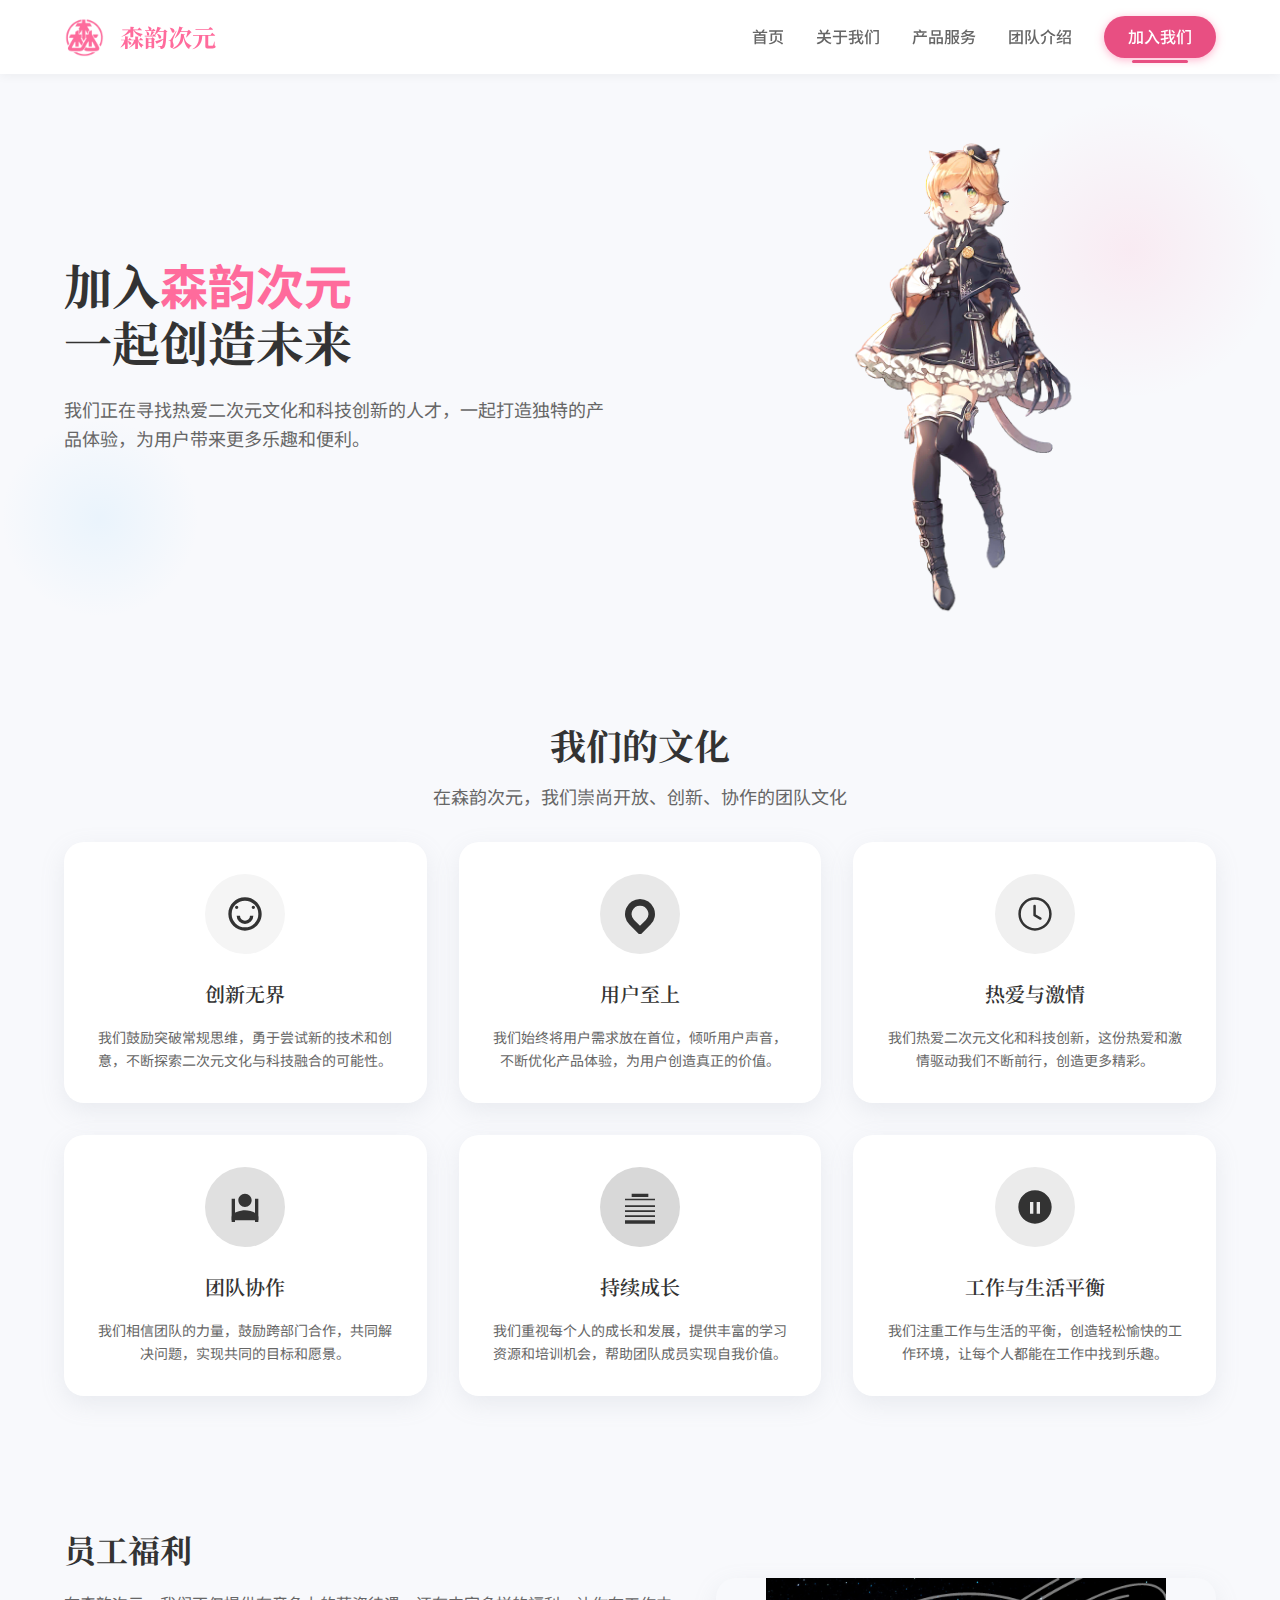
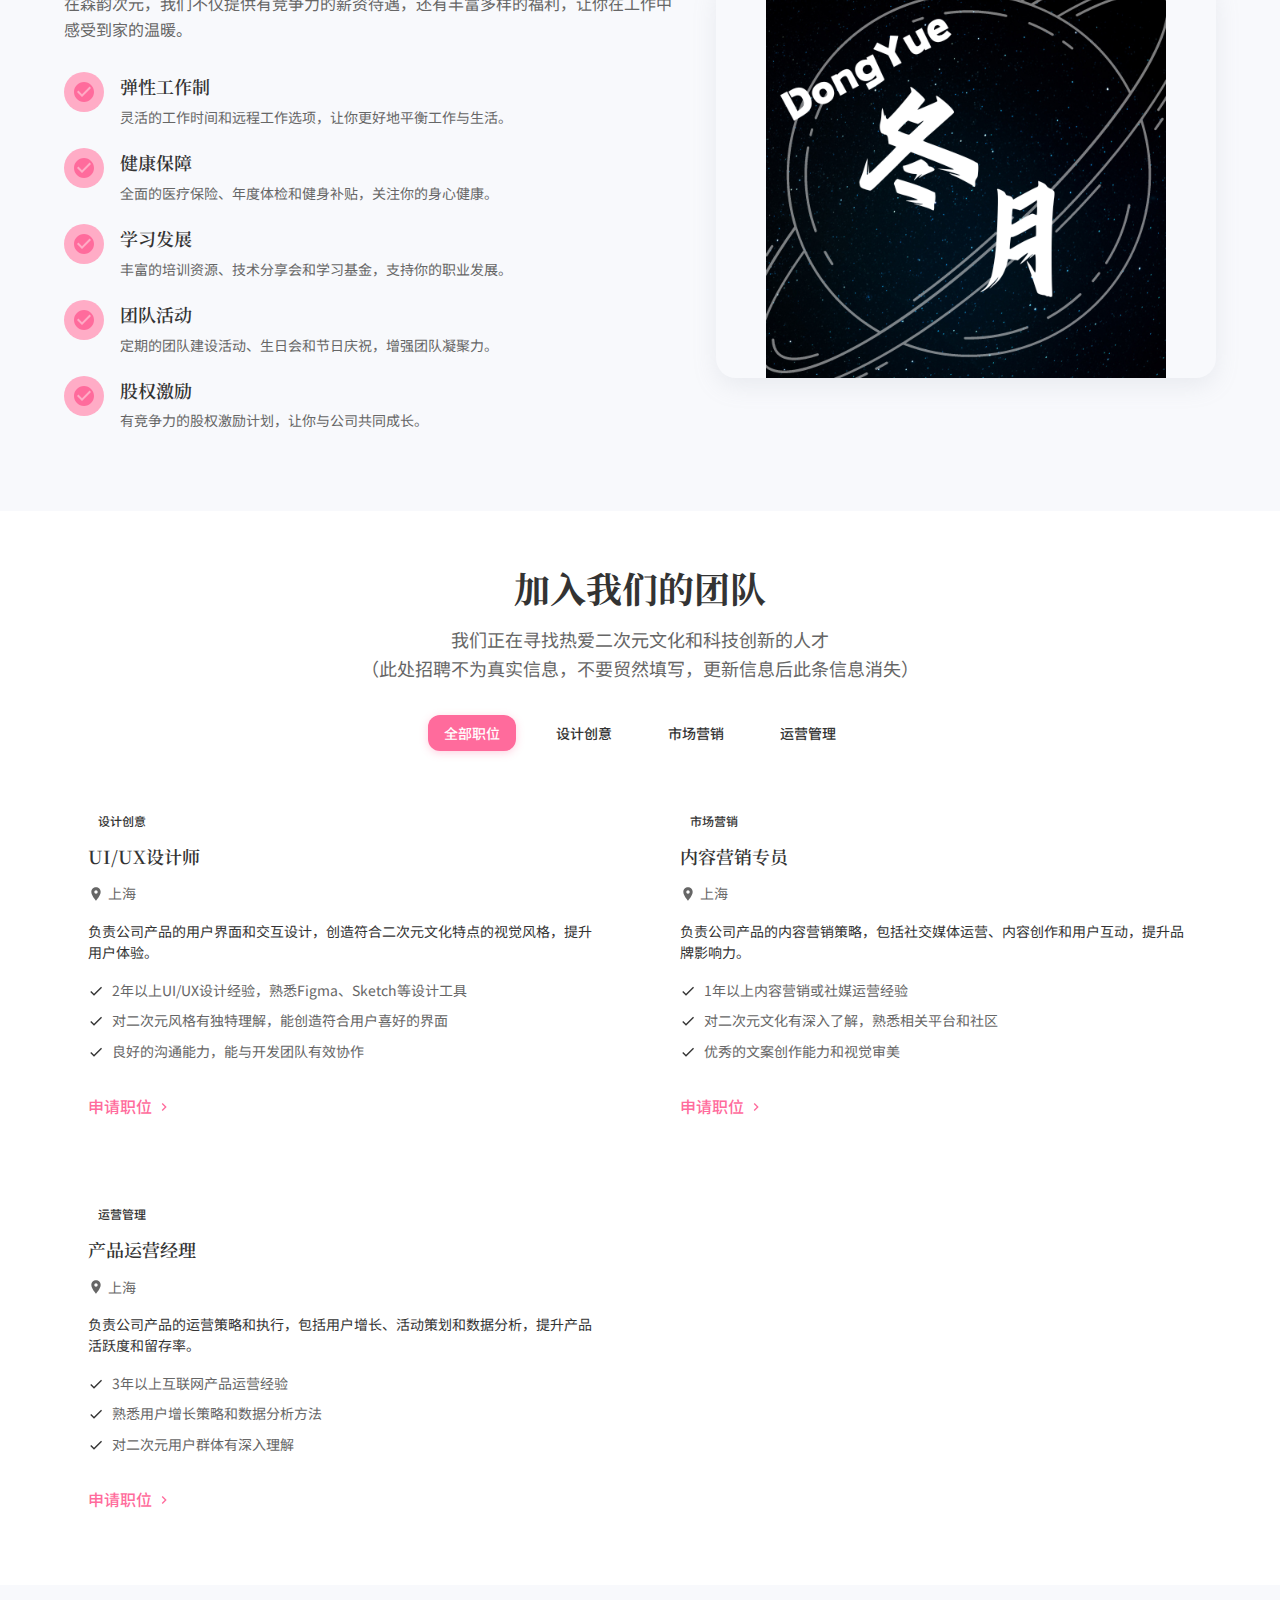
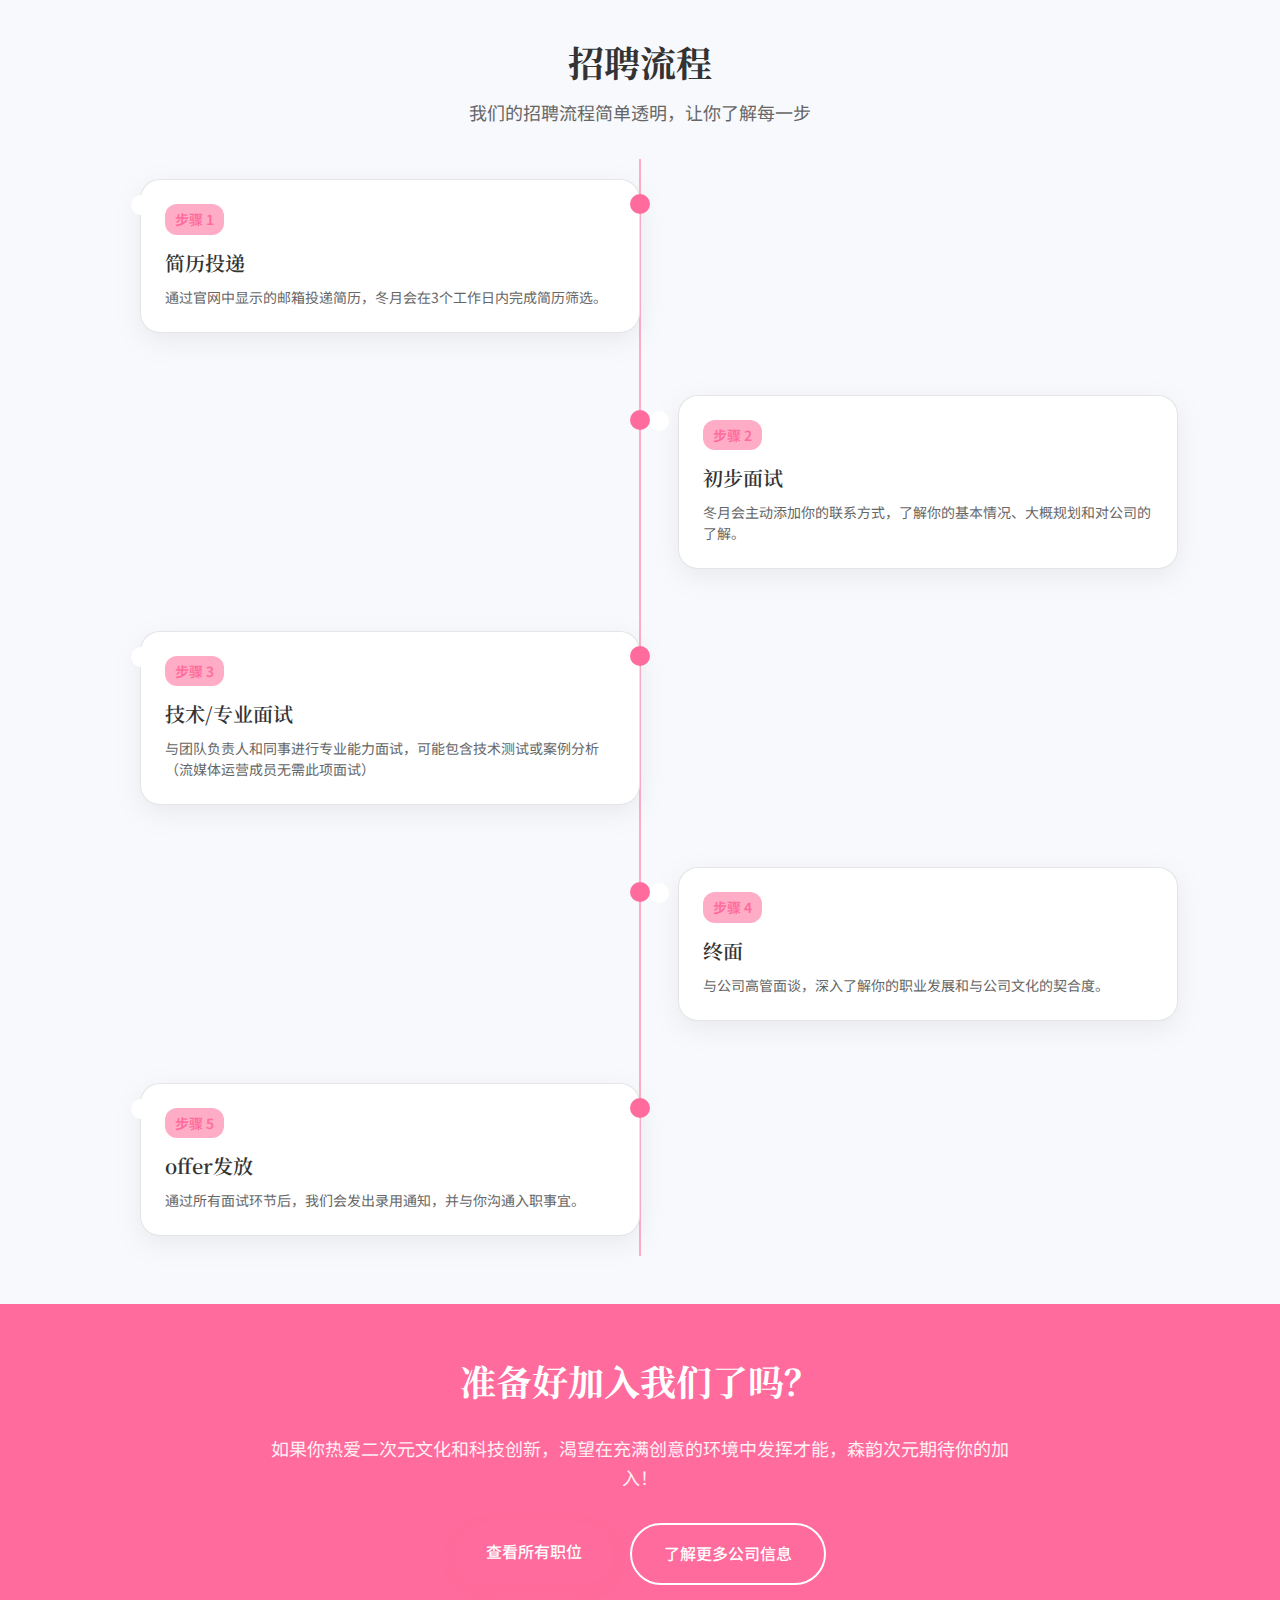
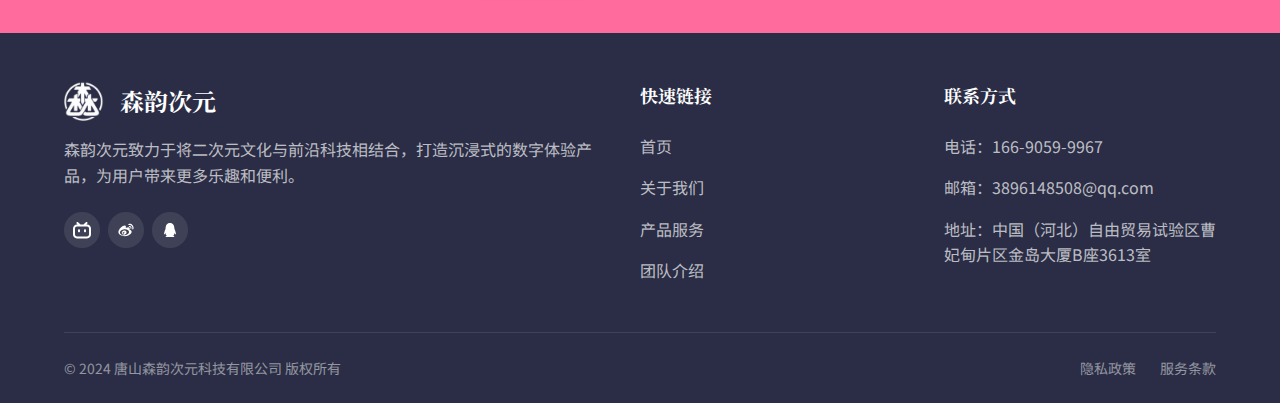
<file: miaoyu/join.html>
<!DOCTYPE html>
<html lang="zh-CN">
<head>
  <meta charset="UTF-8">
  <meta name="viewport" content="width=device-width, initial-scale=1.0">
  <title>加入我们 - 森韵次元</title>
  <link rel="icon" href="img/logo.png" type="image/png">
  <link rel="apple-touch-icon" href="img/logo.png">
  <link href="https://fonts.googleapis.com/css2?family=Noto+Sans+SC:wght@400;500;700&family=Noto+Serif+SC:wght@400;600;700&display=swap" rel="stylesheet">
  <link rel="stylesheet" href="assets/css/style.css">
  <link rel="stylesheet" href="assets/css/components.css">
</head>
<body>
  <!-- 导航栏 -->
  <nav class="navbar">
    <div class="container navbar-container">
      <a href="index.html" class="logo">
        <img src="img/logo.png" alt="森">
        <span class="logo-text">森韵次元</span>
      </a>
      
      <div class="nav-menu">
      <div class="nav-links">
        <a href="index.html" class="nav-link">首页</a>
        <a href="about.html" class="nav-link">关于我们</a>
        <a href="products.html" class="nav-link">产品服务</a>
        <a href="team.html" class="nav-link">团队介绍</a>
      </div>
      <a href="join.html" class="nav-button active">加入我们</a>
      </div>
      
      <button class="mobile-nav-toggle">
        <svg viewBox="0 0 24 24" width="24" height="24">
          <path fill="currentColor" d="M3 18h18v-2H3v2zm0-5h18v-2H3v2zm0-7v2h18V6H3z"/>
        </svg>
      </button>
    </div>
  </nav>
  
  <!-- 加入我们英雄区 -->
  <section class="join-hero">
    <div class="decoration decoration-1"></div>
    <div class="decoration decoration-2"></div>
    
    <div class="container join-hero-container">
      <div class="join-hero-content">
        <h1 class="join-hero-title">加入<span>森韵次元</span><br>一起创造未来</h1>
        <p class="join-hero-description">我们正在寻找热爱二次元文化和科技创新的人才，一起打造独特的产品体验，为用户带来更多乐趣和便利。</p>
      </div>
      
      <div class="join-hero-image floating">
        <img src="img/mei3.png" alt="加入我们插图">
      </div>
    </div>
  </section>
  
  <!-- 公司文化 -->
  <section class="culture-section">
    <div class="container">
      <div class="section-title">
        <h2>我们的文化</h2>
        <p>在森韵次元，我们崇尚开放、创新、协作的团队文化</p>
      </div>
      
      <div class="culture-grid">
        <div class="culture-card">
          <div class="culture-icon">
            <svg viewBox="0 0 24 24" fill="currentColor" xmlns="http://www.w3.org/2000/svg">
              <path d="M12 22C6.477 22 2 17.523 2 12S6.477 2 12 2s10 4.477 10 10-4.477 10-10 10zm0-2a8 8 0 100-16 8 8 0 000 16zm-5-7h2a3 3 0 006 0h2a5 5 0 01-10 0z"/>
              <path d="M7 9a1 1 0 110-2 1 1 0 010 2zm10 0a1 1 0 110-2 1 1 0 010 2z"/>
            </svg>
          </div>
          <h3 class="culture-title">创新无界</h3>
          <p class="culture-description">我们鼓励突破常规思维，勇于尝试新的技术和创意，不断探索二次元文化与科技融合的可能性。</p>
        </div>
        
        <div class="culture-card">
          <div class="culture-icon">
            <svg viewBox="0 0 24 24" fill="currentColor" xmlns="http://www.w3.org/2000/svg">
              <path d="M12 3a9 9 0 016.36 15.36l-5.65 5.65a1 1 0 01-1.42 0l-5.65-5.65A9 9 0 0112 3zm0 4a5 5 0 00-3.54 8.54l3.54 3.54 3.54-3.54A5 5 0 0012 7z"/>
            </svg>
          </div>
          <h3 class="culture-title">用户至上</h3>
          <p class="culture-description">我们始终将用户需求放在首位，倾听用户声音，不断优化产品体验，为用户创造真正的价值。</p>
        </div>
        
        <div class="culture-card">
          <div class="culture-icon">
            <svg viewBox="0 0 24 24" fill="currentColor" xmlns="http://www.w3.org/2000/svg">
              <path d="M12.5 7.25a.75.75 0 00-1.5 0v5.5c0 .27.144.518.378.651l3.5 2a.75.75 0 00.744-1.302L12.5 12.315V7.25z"/>
              <path fill-rule="evenodd" d="M12 2C6.477 2 2 6.477 2 12s4.477 10 10 10 10-4.477 10-10S17.523 2 12 2zM3.5 12a8.5 8.5 0 1117 0 8.5 8.5 0 01-17 0z"/>
            </svg>
          </div>
          <h3 class="culture-title">热爱与激情</h3>
          <p class="culture-description">我们热爱二次元文化和科技创新，这份热爱和激情驱动我们不断前行，创造更多精彩。</p>
        </div>
        
        <div class="culture-card">
          <div class="culture-icon">
            <svg viewBox="0 0 24 24" fill="currentColor" xmlns="http://www.w3.org/2000/svg">
              <path d="M12 12c2.21 0 4-1.79 4-4s-1.79-4-4-4-4 1.79-4 4 1.79 4 4 4zm0 2c-2.67 0-8 1.34-8 4v2h16v-2c0-2.66-5.33-4-8-4z"/>
              <path d="M18 7h2v14h-2zM4 7h2v14H4z"/>
            </svg>
          </div>
          <h3 class="culture-title">团队协作</h3>
          <p class="culture-description">我们相信团队的力量，鼓励跨部门合作，共同解决问题，实现共同的目标和愿景。</p>
        </div>
        
        <div class="culture-card">
          <div class="culture-icon">
            <svg viewBox="0 0 24 24" fill="currentColor" xmlns="http://www.w3.org/2000/svg">
              <path d="M21,8H3V7h18V8z M21,11H3v1h18V11z M21,14H3v1h18V14z M21,17H3v1h18V17z"/>
              <path d="M7,4h10v2H7V4z M3,20h18v2H3V20z"/>
            </svg>
          </div>
          <h3 class="culture-title">持续成长</h3>
          <p class="culture-description">我们重视每个人的成长和发展，提供丰富的学习资源和培训机会，帮助团队成员实现自我价值。</p>
        </div>
        
        <div class="culture-card">
          <div class="culture-icon">
            <svg viewBox="0 0 24 24" fill="currentColor" xmlns="http://www.w3.org/2000/svg">
              <path d="M12 2C6.5 2 2 6.5 2 12s4.5 10 10 10 10-4.5 10-10S17.5 2 12 2zm-1 14H9V9h2v7zm4 0h-2V9h2v7z"/>
            </svg>
          </div>
          <h3 class="culture-title">工作与生活平衡</h3>
          <p class="culture-description">我们注重工作与生活的平衡，创造轻松愉快的工作环境，让每个人都能在工作中找到乐趣。</p>
        </div>
      </div>
    </div>
  </section>
  
  <!--  -->
  <section class="benefits-section">
    <div class="container benefits-container">
      <div class="benefits-content">
        <h2>员工福利</h2>
        <p>在森韵次元，我们不仅提供有竞争力的薪资待遇，还有丰富多样的福利，让你在工作中感受到家的温暖。</p>
        
        <div class="benefits-list">
          <div class="benefit-item">
            <div class="benefit-icon">
              <svg viewBox="0 0 24 24" fill="currentColor" xmlns="http://www.w3.org/2000/svg">
                <path d="M12 2C6.48 2 2 6.48 2 12C2 17.52 6.48 22 12 22C17.52 22 22 17.52 22 12C22 6.48 17.52 2 12 2ZM10 17L5 12L6.41 10.59L10 14.17L17.59 6.58L19 8L10 17Z"/>
              </svg>
            </div>
            <div class="benefit-text">
              <h4>弹性工作制</h4>
              <p>灵活的工作时间和远程工作选项，让你更好地平衡工作与生活。</p>
            </div>
          </div>
          
          <div class="benefit-item">
            <div class="benefit-icon">
              <svg viewBox="0 0 24 24" fill="currentColor" xmlns="http://www.w3.org/2000/svg">
                <path d="M12 2C6.48 2 2 6.48 2 12C2 17.52 6.48 22 12 22C17.52 22 22 17.52 22 12C22 6.48 17.52 2 12 2ZM10 17L5 12L6.41 10.59L10 14.17L17.59 6.58L19 8L10 17Z"/>
              </svg>
            </div>
            <div class="benefit-text">
              <h4>健康保障</h4>
              <p>全面的医疗保险、年度体检和健身补贴，关注你的身心健康。</p>
            </div>
          </div>
          
          <div class="benefit-item">
            <div class="benefit-icon">
              <svg viewBox="0 0 24 24" fill="currentColor" xmlns="http://www.w3.org/2000/svg">
                <path d="M12 2C6.48 2 2 6.48 2 12C2 17.52 6.48 22 12 22C17.52 22 22 17.52 22 12C22 6.48 17.52 2 12 2ZM10 17L5 12L6.41 10.59L10 14.17L17.59 6.58L19 8L10 17Z"/>
              </svg>
            </div>
            <div class="benefit-text">
              <h4>学习发展</h4>
              <p>丰富的培训资源、技术分享会和学习基金，支持你的职业发展。</p>
            </div>
          </div>
          
          <div class="benefit-item">
            <div class="benefit-icon">
              <svg viewBox="0 0 24 24" fill="currentColor" xmlns="http://www.w3.org/2000/svg">
                <path d="M12 2C6.48 2 2 6.48 2 12C2 17.52 6.48 22 12 22C17.52 22 22 17.52 22 12C22 6.48 17.52 2 12 2ZM10 17L5 12L6.41 10.59L10 14.17L17.59 6.58L19 8L10 17Z"/>
              </svg>
            </div>
            <div class="benefit-text">
              <h4>团队活动</h4>
              <p>定期的团队建设活动、生日会和节日庆祝，增强团队凝聚力。</p>
            </div>
          </div>
          
          <div class="benefit-item">
            <div class="benefit-icon">
              <svg viewBox="0 0 24 24" fill="currentColor" xmlns="http://www.w3.org/2000/svg">
                <path d="M12 2C6.48 2 2 6.48 2 12C2 17.52 6.48 22 12 22C17.52 22 22 17.52 22 12C22 6.48 17.52 2 12 2ZM10 17L5 12L6.41 10.59L10 14.17L17.59 6.58L19 8L10 17Z"/>
              </svg>
            </div>
            <div class="benefit-text">
              <h4>股权激励</h4>
              <p>有竞争力的股权激励计划，让你与公司共同成长。</p>
            </div>
          </div>
        </div>
      </div>
      
      <div class="benefits-image">
        <img src="img/dongyue.png" alt="员工福利">
      </div>
    </div>
  </section>
  
  <!-- 职位列表 -->
  <section class="job-section">
    <div class="container">
      <div class="section-title">
        <h2>加入我们的团队</h2>
        <p>我们正在寻找热爱二次元文化和科技创新的人才<br>（此处招聘不为真实信息，不要贸然填写，更新信息后此条信息消失）</p>
      </div>
      
      <div class="job-filters">
        <button class="filter-button active" data-filter="all">全部职位</button>
        <button class="filter-button" data-filter="design">设计创意</button>
        <button class="filter-button" data-filter="marketing">市场营销</button>
        <button class="filter-button" data-filter="operation">运营管理</button>
      </div>
      
      <div class="job-grid">
        <div class="job-card" data-category="design">
          <div class="job-tag">设计创意</div>
          <h3 class="job-title">UI/UX设计师</h3>
          <div class="job-location">
            <svg viewBox="0 0 24 24" width="16" height="16">
              <path fill="currentColor" d="M12 2C8.13 2 5 5.13 5 9c0 5.25 7 13 7 13s7-7.75 7-13c0-3.87-3.13-7-7-7zm0 9.5c-1.38 0-2.5-1.12-2.5-2.5s1.12-2.5 2.5-2.5 2.5 1.12 2.5 2.5-1.12 2.5-2.5 2.5z"/>
            </svg>
            上海
              </div>
          <p class="job-description">负责公司产品的用户界面和交互设计，创造符合二次元文化特点的视觉风格，提升用户体验。</p>
          <div class="job-requirements">
            <div class="job-requirement">
              <svg viewBox="0 0 24 24" width="16" height="16">
                <path fill="currentColor" d="M9 16.17L4.83 12l-1.42 1.41L9 19 21 7l-1.41-1.41z"/>
              </svg>
              <p>2年以上UI/UX设计经验，熟悉Figma、Sketch等设计工具</p>
              </div>
            <div class="job-requirement">
              <svg viewBox="0 0 24 24" width="16" height="16">
                <path fill="currentColor" d="M9 16.17L4.83 12l-1.42 1.41L9 19 21 7l-1.41-1.41z"/>
              </svg>
              <p>对二次元风格有独特理解，能创造符合用户喜好的界面</p>
              </div>
            <div class="job-requirement">
              <svg viewBox="0 0 24 24" width="16" height="16">
                <path fill="currentColor" d="M9 16.17L4.83 12l-1.42 1.41L9 19 21 7l-1.41-1.41z"/>
              </svg>
              <p>良好的沟通能力，能与开发团队有效协作</p>
            </div>
            </div>
          <a href="#" class="job-link">
            申请职位
            <svg viewBox="0 0 24 24" width="16" height="16">
              <path fill="currentColor" d="M8.59 16.59L13.17 12 8.59 7.41 10 6l6 6-6 6-1.41-1.41z"/>
            </svg>
          </a>
        </div>
        
        <div class="job-card" data-category="marketing">
          <div class="job-tag">市场营销</div>
          <h3 class="job-title">内容营销专员</h3>
          <div class="job-location">
            <svg viewBox="0 0 24 24" width="16" height="16">
              <path fill="currentColor" d="M12 2C8.13 2 5 5.13 5 9c0 5.25 7 13 7 13s7-7.75 7-13c0-3.87-3.13-7-7-7zm0 9.5c-1.38 0-2.5-1.12-2.5-2.5s1.12-2.5 2.5-2.5 2.5 1.12 2.5 2.5-1.12 2.5-2.5 2.5z"/>
            </svg>
            上海
              </div>
          <p class="job-description">负责公司产品的内容营销策略，包括社交媒体运营、内容创作和用户互动，提升品牌影响力。</p>
          <div class="job-requirements">
            <div class="job-requirement">
              <svg viewBox="0 0 24 24" width="16" height="16">
                <path fill="currentColor" d="M9 16.17L4.83 12l-1.42 1.41L9 19 21 7l-1.41-1.41z"/>
              </svg>
              <p>1年以上内容营销或社媒运营经验</p>
              </div>
            <div class="job-requirement">
              <svg viewBox="0 0 24 24" width="16" height="16">
                <path fill="currentColor" d="M9 16.17L4.83 12l-1.42 1.41L9 19 21 7l-1.41-1.41z"/>
              </svg>
              <p>对二次元文化有深入了解，熟悉相关平台和社区</p>
              </div>
            <div class="job-requirement">
              <svg viewBox="0 0 24 24" width="16" height="16">
                <path fill="currentColor" d="M9 16.17L4.83 12l-1.42 1.41L9 19 21 7l-1.41-1.41z"/>
              </svg>
              <p>优秀的文案创作能力和视觉审美</p>
            </div>
            </div>
          <a href="#" class="job-link">
            申请职位
            <svg viewBox="0 0 24 24" width="16" height="16">
              <path fill="currentColor" d="M8.59 16.59L13.17 12 8.59 7.41 10 6l6 6-6 6-1.41-1.41z"/>
            </svg>
          </a>
        </div>
        
        <div class="job-card" data-category="operation">
          <div class="job-tag">运营管理</div>
          <h3 class="job-title">产品运营经理</h3>
          <div class="job-location">
            <svg viewBox="0 0 24 24" width="16" height="16">
              <path fill="currentColor" d="M12 2C8.13 2 5 5.13 5 9c0 5.25 7 13 7 13s7-7.75 7-13c0-3.87-3.13-7-7-7zm0 9.5c-1.38 0-2.5-1.12-2.5-2.5s1.12-2.5 2.5-2.5 2.5 1.12 2.5 2.5-1.12 2.5-2.5 2.5z"/>
            </svg>
            上海
              </div>
          <p class="job-description">负责公司产品的运营策略和执行，包括用户增长、活动策划和数据分析，提升产品活跃度和留存率。</p>
          <div class="job-requirements">
            <div class="job-requirement">
              <svg viewBox="0 0 24 24" width="16" height="16">
                <path fill="currentColor" d="M9 16.17L4.83 12l-1.42 1.41L9 19 21 7l-1.41-1.41z"/>
              </svg>
              <p>3年以上互联网产品运营经验</p>
              </div>
            <div class="job-requirement">
              <svg viewBox="0 0 24 24" width="16" height="16">
                <path fill="currentColor" d="M9 16.17L4.83 12l-1.42 1.41L9 19 21 7l-1.41-1.41z"/>
              </svg>
              <p>熟悉用户增长策略和数据分析方法</p>
              </div>
            <div class="job-requirement">
              <svg viewBox="0 0 24 24" width="16" height="16">
                <path fill="currentColor" d="M9 16.17L4.83 12l-1.42 1.41L9 19 21 7l-1.41-1.41z"/>
              </svg>
              <p>对二次元用户群体有深入理解</p>
            </div>
            </div>
          <a href="#" class="job-link">
            申请职位
            <svg viewBox="0 0 24 24" width="16" height="16">
              <path fill="currentColor" d="M8.59 16.59L13.17 12 8.59 7.41 10 6l6 6-6 6-1.41-1.41z"/>
            </svg>
          </a>
        </div>
      </div>
    </div>
  </section>
  
  <!-- 招聘流程 -->
  <section class="process-section">
    <div class="container">
      <div class="section-title">
        <h2>招聘流程</h2>
        <p>我们的招聘流程简单透明，让你了解每一步</p>
      </div>
      
      <div class="process-steps">
        <div class="process-step">
          <div class="process-content">
            <span class="process-number">步骤 1</span>
            <h3 class="process-title">简历投递</h3>
            <p class="process-description">通过官网中显示的邮箱投递简历，冬月会在3个工作日内完成简历筛选。</p>
          </div>
        </div>
        
        <div class="process-step">
          <div class="process-content">
            <span class="process-number">步骤 2</span>
            <h3 class="process-title">初步面试</h3>
            <p class="process-description">冬月会主动添加你的联系方式，了解你的基本情况、大概规划和对公司的了解。</p>
          </div>
        </div>
        
        <div class="process-step">
          <div class="process-content">
            <span class="process-number">步骤 3</span>
            <h3 class="process-title">技术/专业面试</h3>
            <p class="process-description">与团队负责人和同事进行专业能力面试，可能包含技术测试或案例分析（流媒体运营成员无需此项面试）</p>
          </div>
        </div>
        
        <div class="process-step">
          <div class="process-content">
            <span class="process-number">步骤 4</span>
            <h3 class="process-title">终面</h3>
            <p class="process-description">与公司高管面谈，深入了解你的职业发展和与公司文化的契合度。</p>
          </div>
        </div>
        
        <div class="process-step">
          <div class="process-content">
            <span class="process-number">步骤 5</span>
            <h3 class="process-title">offer发放</h3>
            <p class="process-description">通过所有面试环节后，我们会发出录用通知，并与你沟通入职事宜。</p>
          </div>
        </div>
      </div>
    </div>
  </section>
  
  <!-- 号召性用语 -->
  <section class="cta-section">
    <div class="container cta-container">
      <h2 class="cta-title">准备好加入我们了吗？</h2>
      <p class="cta-description">如果你热爱二次元文化和科技创新，渴望在充满创意的环境中发挥才能，森韵次元期待你的加入！</p>
      <div class="cta-buttons">
        <a href="#" class="button-primary">查看所有职位</a>
        <a href="#" class="button-outline">了解更多公司信息</a>
      </div>
    </div>
  </section>
  
  <!-- 页脚 -->
  <footer class="footer">
    <div class="container">
      <div class="footer-container">
        <div class="footer-info">
          <div class="footer-logo">
            <img src="img/logod.png" alt="森">
            <span class="footer-logo-text">森韵次元</span>
          </div>
          <p class="footer-description">森韵次元致力于将二次元文化与前沿科技相结合，打造沉浸式的数字体验产品，为用户带来更多乐趣和便利。</p>
          <div class="footer-social">
            <a href="https://space.bilibili.com/1234567890" class="footer-social-icon" target="_blank" rel="noopener noreferrer" title="哔哩哔哩">
              <svg viewBox="0 0 24 24" width="18" height="18">
                <path fill="currentColor" d="M17.813 4.653h.854c1.51.054 2.769.578 3.773 1.574 1.004.995 1.524 2.249 1.56 3.76v7.979c-.036 1.51-.556 2.769-1.56 3.773s-2.262 1.524-3.773 1.56H5.333c-1.51-.036-2.769-.556-3.773-1.56S.036 19.477 0 17.967V9.988c.036-1.511.556-2.765 1.56-3.76 1.004-.996 2.262-1.52 3.773-1.575h.774l-1.174-1.12a1.234 1.234 0 0 1-.373-.906c0-.356.124-.658.373-.907l.027-.027c.267-.249.573-.373.92-.373.347 0 .653.124.92.373L9.653 4.44c.071.071.134.142.187.213h4.267a.836.836 0 0 1 .16-.213l2.853-2.747c.267-.249.573-.373.92-.373.347 0 .662.151.929.4.267.249.391.551.391.907 0 .355-.124.657-.373.906L17.813 4.653zM5.333 7.24c-.746.018-1.373.276-1.88.773-.506.498-.769 1.13-.786 1.894v7.979c.018.764.28 1.395.786 1.893.507.498 1.134.756 1.88.773h13.334c.746-.017 1.373-.275 1.88-.773.506-.498.769-1.129.786-1.893V9.908c-.018-.765-.28-1.396-.786-1.894-.507-.498-1.134-.756-1.88-.774H5.333zM8 11.107c.373 0 .684.124.933.373.25.249.383.569.4.96v1.173c-.017.391-.15.711-.4.96-.249.25-.56.374-.933.374s-.684-.125-.933-.374c-.25-.249-.383-.569-.4-.96V12.44c.017-.391.15-.711.4-.96.249-.249.56-.373.933-.373zm8 0c.373 0 .684.124.933.373.25.249.383.569.4.96v1.173c-.017.391-.15.711-.4.96-.249.25-.56.374-.933.374s-.684-.125-.933-.374c-.25-.249-.383-.569-.4-.96V12.44c.017-.391.15-.711.4-.96.249-.249.56-.373.933-.373z"/>
              </svg>
            </a>
            <a href="https://weibo.com/u/1234567890" class="footer-social-icon" target="_blank" rel="noopener noreferrer" title="微博">
              <img src="img/weibo.svg" width="18" height="18" alt="微博">
            </a>
            <a href="https://wpa.qq.com/msgrd?v=3&uin=3896148508&site=qq&menu=yes" class="footer-social-icon" target="_blank" rel="noopener noreferrer" title="QQ">
              <img src="img/QQ.svg" width="18" height="18" alt="QQ">
            </a>
          </div>
        </div>
        
        <div>
          <h4 class="footer-title">快速链接</h4>
          <div class="footer-links">
            <a href="index.html" class="footer-link">首页</a>
            <a href="about.html" class="footer-link">关于我们</a>
            <a href="products.html" class="footer-link">产品服务</a>
            <a href="team.html" class="footer-link">团队介绍</a>
          </div>
        </div>
        
        <div>
          <h4 class="footer-title">联系方式</h4>
          <div class="footer-links">
            <a class="footer-link">电话：166-9059-9967</a>
            <a href="mailto:3896148508@qq.com" class="footer-link">邮箱：3896148508@qq.com</a>
            <a class="footer-link">地址：中国（河北）自由贸易试验区曹妃甸片区金岛大厦B座3613室</a>
          </div>
        </div>
      </div>
      
      <div class="footer-bottom">
        <div class="footer-copyright">
          <a class="footer-links" href="https://aiqicha.baidu.com/company_detail_57304273267882?t=0" target="_blank" >© 2024 唐山森韵次元科技有限公司 版权所有</a>
        </div>
        <div class="footer-bottom-links">
          <a href="#" class="footer-bottom-link">隐私政策</a>
          <a href="#" class="footer-bottom-link">服务条款</a>
        </div>
      </div>
    </div>
  </footer>
  
  <script src="assets/js/main.js"></script>
</body>
</html>
</file>
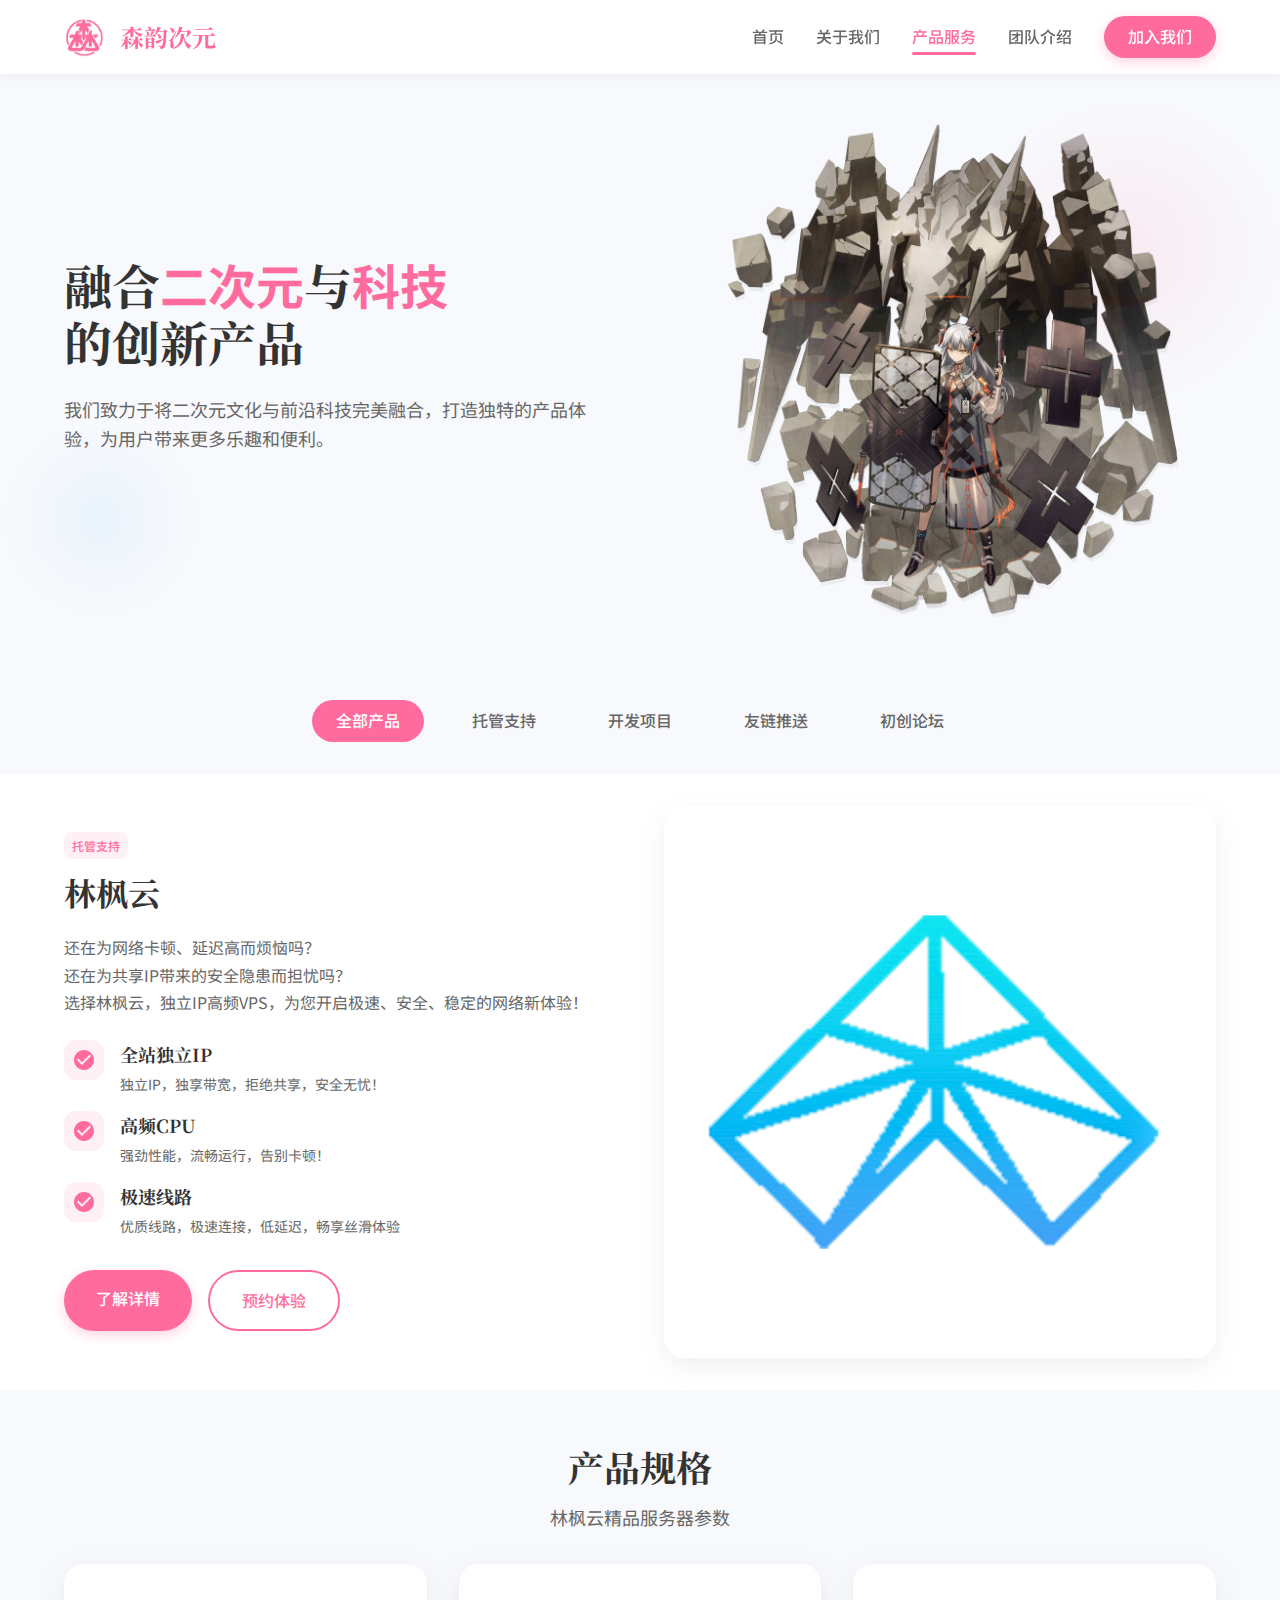
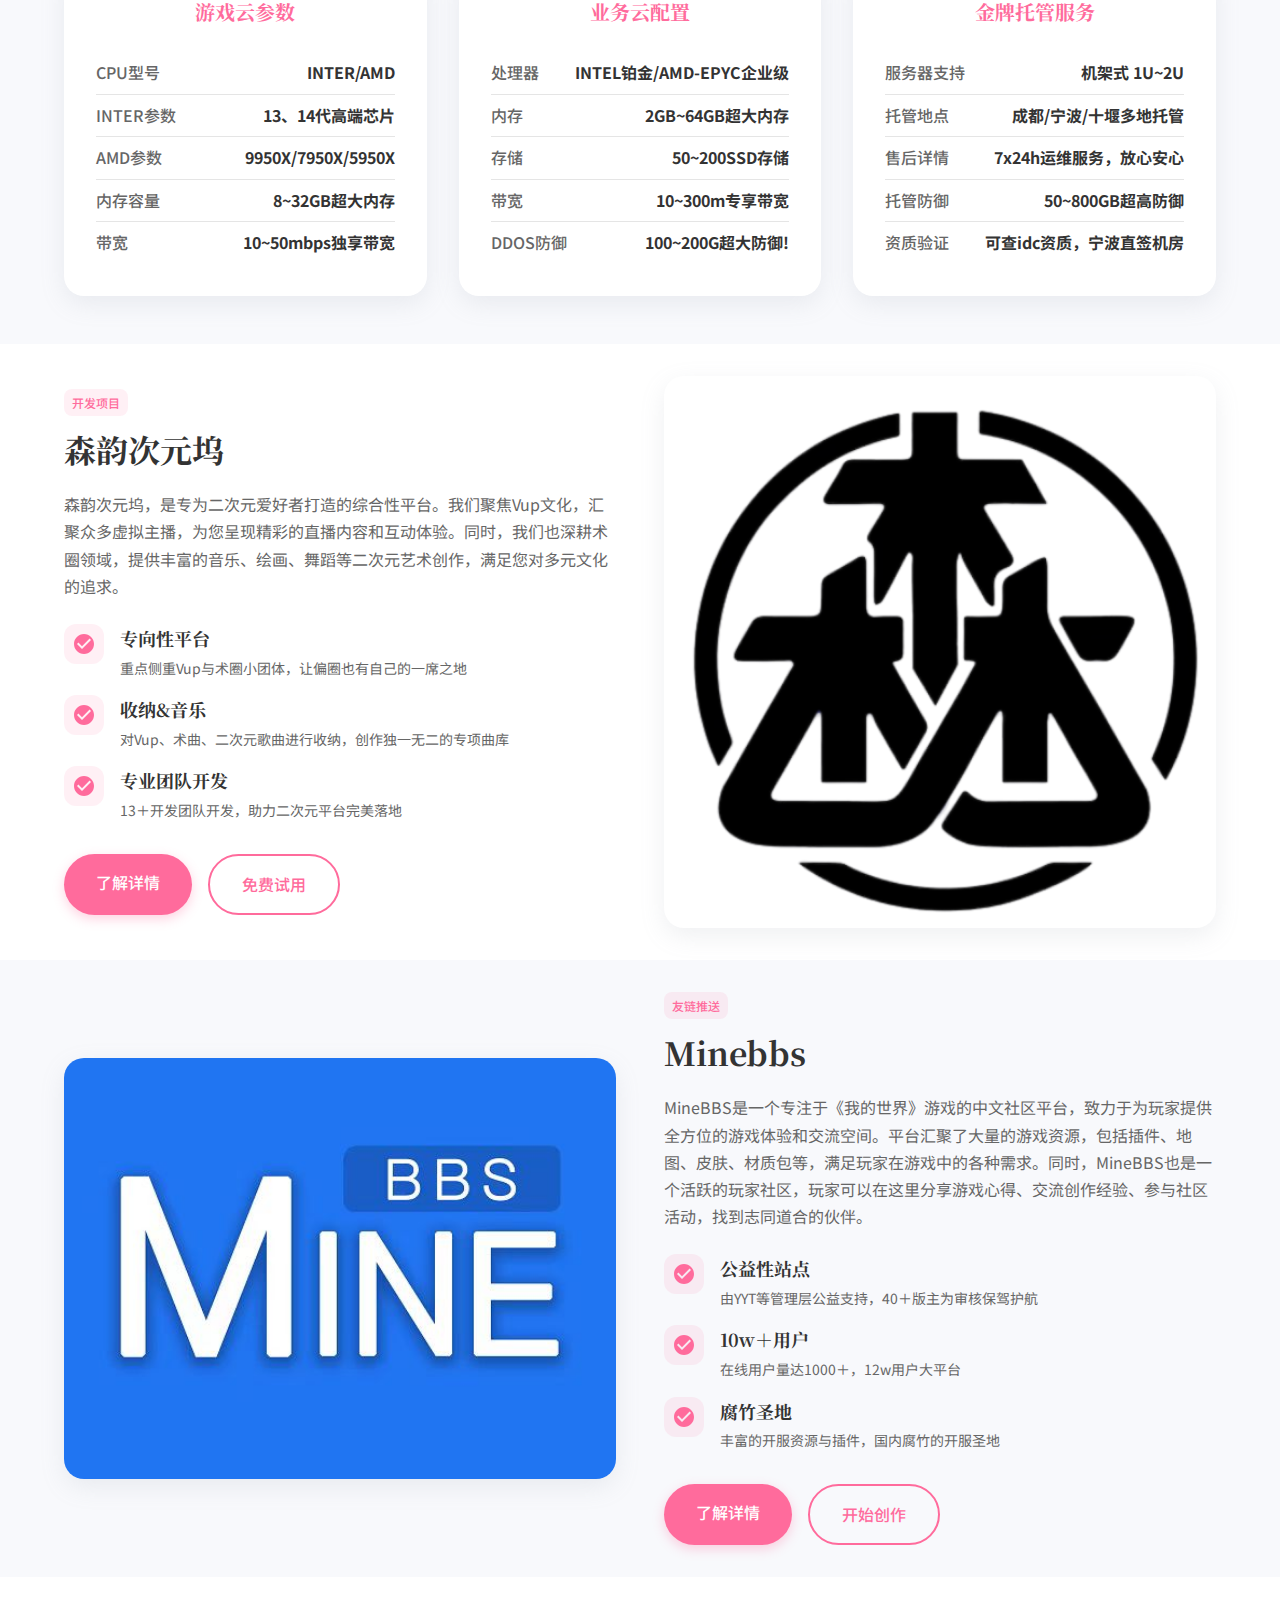
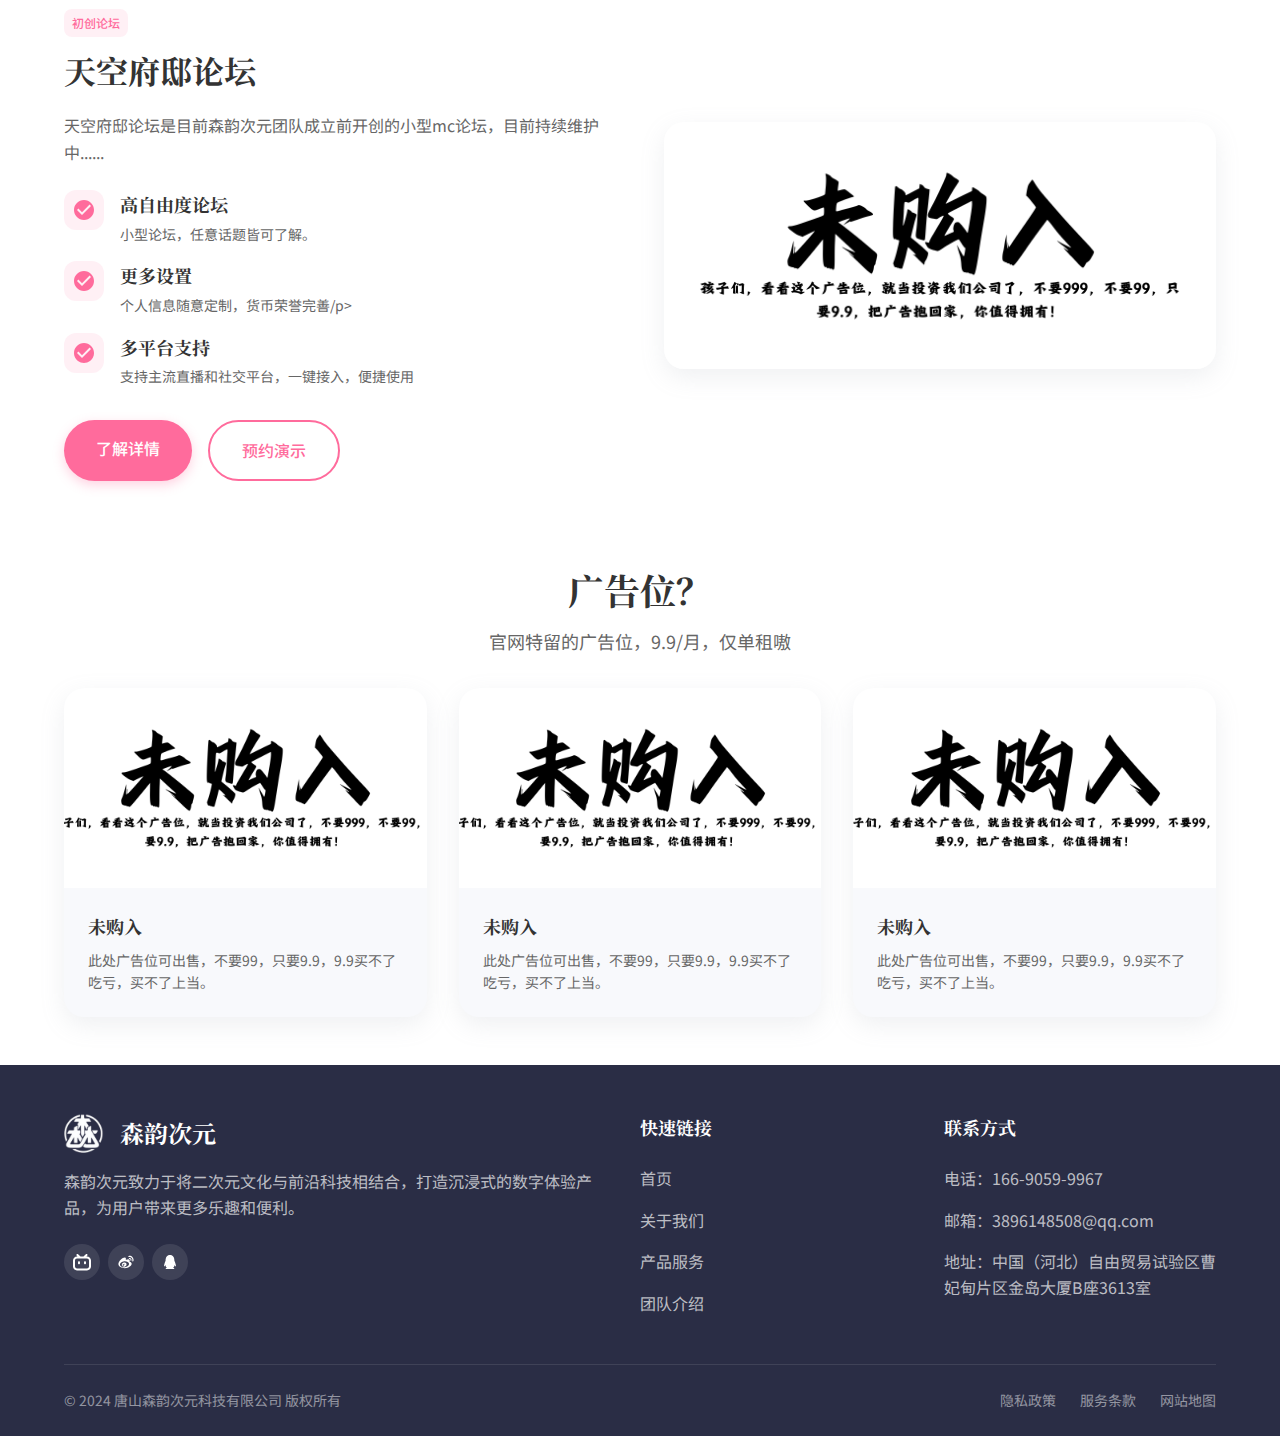
<file: miaoyu/products.html>
<!DOCTYPE html>
<html lang="zh-CN">
<head>
  <meta charset="UTF-8">
  <meta name="viewport" content="width=device-width, initial-scale=1.0">
  <title>产品服务 - 森韵次元</title>
  <link rel="icon" href="img/logo.png" type="image/png">
  <link rel="apple-touch-icon" href="img/logo.png">
  <link href="https://fonts.googleapis.com/css2?family=Noto+Sans+SC:wght@400;500;700&family=Noto+Serif+SC:wght@400;600;700&display=swap" rel="stylesheet">
  <link rel="stylesheet" href="assets/css/style.css">
  <link rel="stylesheet" href="assets/css/components.css">
</head>
<body>
  <!-- 导航栏 -->
  <nav class="navbar">
    <div class="container navbar-container">
      <a href="index.html" class="logo">
        <img src="img/logo.png" alt="森">
        <span class="logo-text">森韵次元</span>
      </a>
      
      <div class="nav-menu">
        <div class="nav-links">
          <a href="index.html" class="nav-link">首页</a>
          <a href="about.html" class="nav-link">关于我们</a>
          <a href="products.html" class="nav-link active">产品服务</a>
          <a href="team.html" class="nav-link">团队介绍</a>
        </div>
        <a href="join.html" class="nav-button">加入我们</a>
      </div>
      
      <button class="mobile-nav-toggle">
        <svg viewBox="0 0 24 24" width="24" height="24">
          <path fill="currentColor" d="M3 18h18v-2H3v2zm0-5h18v-2H3v2zm0-7v2h18V6H3z"/>
        </svg>
      </button>
    </div>
  </nav>
  
  <!-- 产品服务英雄区 -->
  <section class="products-hero">
    <div class="decoration decoration-1"></div>
    <div class="decoration decoration-2"></div>
    
    <div class="container products-hero-container">
      <div class="products-hero-content">
        <h1 class="products-hero-title">融合<span>二次元</span>与<span>科技</span><br>的创新产品</h1>
        <p class="products-hero-description">我们致力于将二次元文化与前沿科技完美融合，打造独特的产品体验，为用户带来更多乐趣和便利。</p>
      </div>
      
      <div class="products-hero-image floating">
        <img src="img/zs1.png" alt="产品服务插图">
      </div>
    </div>
  </section>
  
  <!-- 产品分类 -->
  <div class="container">
    <div class="product-categories">
      <div class="product-category active">全部产品</div>
      <div class="product-category">托管支持</div>
      <div class="product-category">开发项目</div>
      <div class="product-category">友链推送</div>
      <div class="product-category">初创论坛</div>
    </div>
  </div>
  
  <!-- 产品详情：梦幻AR眼镜 -->
  <section class="product-detail">
    <div class="container">
      <div class="product-detail-container">
        <div class="product-detail-content">
          <span class="product-detail-tag">托管支持</span>
          <h2>林枫云</h2>
          <p class="product-detail-description">还在为网络卡顿、延迟高而烦恼吗？<br>还在为共享IP带来的安全隐患而担忧吗？<br>选择林枫云，独立IP高频VPS，为您开启极速、安全、稳定的网络新体验！</p>
          
          <div class="product-features">
            <div class="product-feature">
              <div class="product-feature-icon">
                <svg viewBox="0 0 24 24" fill="currentColor">
                  <path d="M12 2C6.48 2 2 6.48 2 12C2 17.52 6.48 22 12 22C17.52 22 22 17.52 22 12C22 6.48 17.52 2 12 2ZM10 17L5 12L6.41 10.59L10 14.17L17.59 6.58L19 8L10 17Z"/>
                </svg>
              </div>
              <div class="product-feature-text">
                <h4>全站独立IP</h4>
                <p>独立IP，独享带宽，拒绝共享，安全无忧！</p>
              </div>
            </div>
            
            <div class="product-feature">
              <div class="product-feature-icon">
                <svg viewBox="0 0 24 24" fill="currentColor">
                  <path d="M12 2C6.48 2 2 6.48 2 12C2 17.52 6.48 22 12 22C17.52 22 22 17.52 22 12C22 6.48 17.52 2 12 2ZM10 17L5 12L6.41 10.59L10 14.17L17.59 6.58L19 8L10 17Z"/>
                </svg>
              </div>
              <div class="product-feature-text">
                <h4>高频CPU</h4>
                <p>强劲性能，流畅运行，告别卡顿！</p>
              </div>
            </div>
            
            <div class="product-feature">
              <div class="product-feature-icon">
                <svg viewBox="0 0 24 24" fill="currentColor">
                  <path d="M12 2C6.48 2 2 6.48 2 12C2 17.52 6.48 22 12 22C17.52 22 22 17.52 22 12C22 6.48 17.52 2 12 2ZM10 17L5 12L6.41 10.59L10 14.17L17.59 6.58L19 8L10 17Z"/>
                </svg>
              </div>
              <div class="product-feature-text">
                <h4>极速线路</h4>
                <p>优质线路，极速连接，低延迟，畅享丝滑体验</p>
              </div>
            </div>
          </div>
          
          <div class="product-detail-actions">
            <a href="https://www.lfyvps.com" class="product-detail-button primary" target="_blank" rel="noopener noreferrer">了解详情</a>
            <a href="#" class="product-detail-button secondary">预约体验</a>
          </div>
        </div>
        
        <div class="product-detail-image">
          <img src="img/lin.png" alt="林枫云">
        </div>
      </div>
    </div>
  </section>
  
  <!-- 产品规格 -->
  <section class="product-specs">
    <div class="container">
      <div class="section-title">
        <h2>产品规格</h2>
        <p>林枫云精品服务器参数</p>
      </div>
      
      <div class="specs-container">
        <div class="spec-card">
          <h3 class="spec-title">游戏云参数</h3>
          <ul class="spec-list">
            <li class="spec-item">
              <span class="spec-name">CPU型号</span>
              <span class="spec-value">INTER/AMD</span>
            </li>
            <li class="spec-item">
              <span class="spec-name">INTER参数</span>
              <span class="spec-value">13、14代高端芯片</span>
            </li>
            <li class="spec-item">
              <span class="spec-name">AMD参数</span>
              <span class="spec-value">9950X/7950X/5950X</span>
            </li>
            <li class="spec-item">
              <span class="spec-name">内存容量</span>
              <span class="spec-value">8~32GB超大内存</span>
            </li>
            <li class="spec-item">
              <span class="spec-name">带宽</span>
              <span class="spec-value">10~50mbps独享带宽</span>
            </li>
          </ul>
        </div>
        
        <div class="spec-card">
          <h3 class="spec-title">业务云配置</h3>
          <ul class="spec-list">
            <li class="spec-item">
              <span class="spec-name">处理器</span>
              <span class="spec-value">INTEL铂金/AMD-EPYC企业级</span>
            </li>
            <li class="spec-item">
              <span class="spec-name">内存</span>
              <span class="spec-value">2GB~64GB超大内存</span>
            </li>
            <li class="spec-item">
              <span class="spec-name">存储</span>
              <span class="spec-value">50~200SSD存储</span>
            </li>
            <li class="spec-item">
              <span class="spec-name">带宽</span>
              <span class="spec-value">10~300m专享带宽</span>
            </li>
            <li class="spec-item">
              <span class="spec-name">DDOS防御</span>
              <span class="spec-value">100~200G超大防御!</span>
            </li>
          </ul>
        </div>
        
        <div class="spec-card">
          <h3 class="spec-title">金牌托管服务</h3>
          <ul class="spec-list">
            <li class="spec-item">
              <span class="spec-name">服务器支持</span>
              <span class="spec-value">机架式 1U~2U</span>
            </li>
            <li class="spec-item">
              <span class="spec-name">托管地点</span>
              <span class="spec-value">成都/宁波/十堰多地托管</span>
            </li>
            <li class="spec-item">
              <span class="spec-name">售后详情</span>
              <span class="spec-value">7x24h运维服务，放心安心</span>
            </li>
            <li class="spec-item">
              <span class="spec-name">托管防御</span>
              <span class="spec-value">50~800GB超高防御</span>
            </li>
            <li class="spec-item">
              <span class="spec-name">资质验证</span>
              <span class="spec-value">可查idc资质，宁波直签机房</span>
            </li>
          </ul>
        </div>
      </div>
    </div>
  </section>
  
  <!-- 产品详情：动漫风格AI助手 -->
  <section class="product-detail">
    <div class="container">
      <div class="product-detail-container">
        <div class="product-detail-content">
          <span class="product-detail-tag">开发项目</span>
          <h2>森韵次元坞</h2>
          <p class="product-detail-description">森韵次元坞，是专为二次元爱好者打造的综合性平台。我们聚焦Vup文化，汇聚众多虚拟主播，为您呈现精彩的直播内容和互动体验。同时，我们也深耕术圈领域，提供丰富的音乐、绘画、舞蹈等二次元艺术创作，满足您对多元文化的追求。</p>
          
          <div class="product-features">
            <div class="product-feature">
              <div class="product-feature-icon">
                <svg viewBox="0 0 24 24" fill="currentColor">
                  <path d="M12 2C6.48 2 2 6.48 2 12C2 17.52 6.48 22 12 22C17.52 22 22 17.52 22 12C22 6.48 17.52 2 12 2ZM10 17L5 12L6.41 10.59L10 14.17L17.59 6.58L19 8L10 17Z"/>
                </svg>
              </div>
              <div class="product-feature-text">
                <h4>专向性平台</h4>
                <p>重点侧重Vup与术圈小团体，让偏圈也有自己的一席之地</p>
              </div>
            </div>
            
            <div class="product-feature">
              <div class="product-feature-icon">
                <svg viewBox="0 0 24 24" fill="currentColor">
                  <path d="M12 2C6.48 2 2 6.48 2 12C2 17.52 6.48 22 12 22C17.52 22 22 17.52 22 12C22 6.48 17.52 2 12 2ZM10 17L5 12L6.41 10.59L10 14.17L17.59 6.58L19 8L10 17Z"/>
                </svg>
              </div>
              <div class="product-feature-text">
                <h4>收纳&音乐</h4>
                <p>对Vup、术曲、二次元歌曲进行收纳，创作独一无二的专项曲库</p>
              </div>
            </div>
            
            <div class="product-feature">
              <div class="product-feature-icon">
                <svg viewBox="0 0 24 24" fill="currentColor">
                  <path d="M12 2C6.48 2 2 6.48 2 12C2 17.52 6.48 22 12 22C17.52 22 22 17.52 22 12C22 6.48 17.52 2 12 2ZM10 17L5 12L6.41 10.59L10 14.17L17.59 6.58L19 8L10 17Z"/>
                </svg>
              </div>
              <div class="product-feature-text">
                <h4>专业团队开发</h4>
                <p>13＋开发团队开发，助力二次元平台完美落地</p>
              </div>
            </div>
          </div>
          
          <div class="product-detail-actions">
            <a href="https://www.senyunwu.com" class="product-detail-button primary" target="_blank" rel="noopener noreferrer">了解详情</a>
            <a href="#" class="product-detail-button secondary">免费试用</a>
          </div>
        </div>
        
        <div class="product-detail-image">
          <img src="img/111.png" alt="动漫风格AI助手">
        </div>
      </div>
    </div>
  </section>
  
  <!-- 产品详情：二次元创作平台 -->
  <section class="product-detail">
    <div class="container">
      <div class="product-detail-container">
        <div class="product-detail-content">
          <span class="product-detail-tag">友链推送</span>
          <h2>Minebbs</h2>
          <p class="product-detail-description">MineBBS是一个专注于《我的世界》游戏的中文社区平台，致力于为玩家提供全方位的游戏体验和交流空间。平台汇聚了大量的游戏资源，包括插件、地图、皮肤、材质包等，满足玩家在游戏中的各种需求。同时，MineBBS也是一个活跃的玩家社区，玩家可以在这里分享游戏心得、交流创作经验、参与社区活动，找到志同道合的伙伴。</p>
          
          <div class="product-features">
            <div class="product-feature">
              <div class="product-feature-icon">
                <svg viewBox="0 0 24 24" fill="currentColor">
                  <path d="M12 2C6.48 2 2 6.48 2 12C2 17.52 6.48 22 12 22C17.52 22 22 17.52 22 12C22 6.48 17.52 2 12 2ZM10 17L5 12L6.41 10.59L10 14.17L17.59 6.58L19 8L10 17Z"/>
                </svg>
              </div>
              <div class="product-feature-text">
                <h4>公益性站点</h4>
                <p>由YYT等管理层公益支持，40＋版主为审核保驾护航</p>
              </div>
            </div>
            
            <div class="product-feature">
              <div class="product-feature-icon">
                <svg viewBox="0 0 24 24" fill="currentColor">
                  <path d="M12 2C6.48 2 2 6.48 2 12C2 17.52 6.48 22 12 22C17.52 22 22 17.52 22 12C22 6.48 17.52 2 12 2ZM10 17L5 12L6.41 10.59L10 14.17L17.59 6.58L19 8L10 17Z"/>
                </svg>
              </div>
              <div class="product-feature-text">
                <h4>10w＋用户</h4>
                <p>在线用户量达1000＋，12w用户大平台</p>
              </div>
            </div>
            
            <div class="product-feature">
              <div class="product-feature-icon">
                <svg viewBox="0 0 24 24" fill="currentColor">
                  <path d="M12 2C6.48 2 2 6.48 2 12C2 17.52 6.48 22 12 22C17.52 22 22 17.52 22 12C22 6.48 17.52 2 12 2ZM10 17L5 12L6.41 10.59L10 14.17L17.59 6.58L19 8L10 17Z"/>
                </svg>
              </div>
              <div class="product-feature-text">
                <h4>腐竹圣地</h4>
                <p>丰富的开服资源与插件，国内腐竹的开服圣地</p>
              </div>
            </div>
          </div>
          
          <div class="product-detail-actions">
            <a href="https://www.minebbs.com" class="product-detail-button primary" target="_blank" rel="noopener noreferrer">了解详情</a>
            <a href="#" class="product-detail-button secondary">开始创作</a>
          </div>
        </div>
        
        <div class="product-detail-image">
          <img src="img/mine.jpg" alt="Minebbs">
        </div>
      </div>
    </div>
  </section>
  
  <!-- 产品详情：虚拟偶像系统 -->
  <section class="product-detail">
    <div class="container">
      <div class="product-detail-container">
        <div class="product-detail-content">
          <span class="product-detail-tag">初创论坛</span>
          <h2>天空府邸论坛</h2>
          <p class="product-detail-description">天空府邸论坛是目前森韵次元团队成立前开创的小型mc论坛，目前持续维护中......</p>
          
          <div class="product-features">
            <div class="product-feature">
              <div class="product-feature-icon">
                <svg viewBox="0 0 24 24" fill="currentColor">
                  <path d="M12 2C6.48 2 2 6.48 2 12C2 17.52 6.48 22 12 22C17.52 22 22 17.52 22 12C22 6.48 17.52 2 12 2ZM10 17L5 12L6.41 10.59L10 14.17L17.59 6.58L19 8L10 17Z"/>
                </svg>
              </div>
              <div class="product-feature-text">
                <h4>高自由度论坛</h4>
                <p>小型论坛，任意话题皆可了解。</p>
              </div>
            </div>
            
            <div class="product-feature">
              <div class="product-feature-icon">
                <svg viewBox="0 0 24 24" fill="currentColor">
                  <path d="M12 2C6.48 2 2 6.48 2 12C2 17.52 6.48 22 12 22C17.52 22 22 17.52 22 12C22 6.48 17.52 2 12 2ZM10 17L5 12L6.41 10.59L10 14.17L17.59 6.58L19 8L10 17Z"/>
                </svg>
              </div>
              <div class="product-feature-text">
                <h4>更多设置</h4>
                <p>个人信息随意定制，货币荣誉完善/p>
              </div>
            </div>
            
            <div class="product-feature">
              <div class="product-feature-icon">
                <svg viewBox="0 0 24 24" fill="currentColor">
                  <path d="M12 2C6.48 2 2 6.48 2 12C2 17.52 6.48 22 12 22C17.52 22 22 17.52 22 12C22 6.48 17.52 2 12 2ZM10 17L5 12L6.41 10.59L10 14.17L17.59 6.58L19 8L10 17Z"/>
                </svg>
              </div>
              <div class="product-feature-text">
                <h4>多平台支持</h4>
                <p>支持主流直播和社交平台，一键接入，便捷使用</p>
              </div>
            </div>
          </div>
          
          <div class="product-detail-actions">
            <a href="https://www.sky-palace.cn" class="product-detail-button primary" target="_blank" rel="noopener noreferrer">了解详情</a>
            <a href="#" class="product-detail-button secondary">预约演示</a>
          </div>
        </div>
        
        <div class="product-detail-image">
          <img src="img/goru.png" alt="虚拟偶像系统">
        </div>
      </div>
    </div>
  </section>
  
  <!-- 用户案例展示 -->
  <section class="product-showcase">
    <div class="container">
      <div class="section-title">
        <h2>广告位？</h2>
        <p>官网特留的广告位，9.9/月，仅单租嗷</p>
      </div>
      
      <div class="showcase-grid">
        <div class="showcase-card">
          <div class="showcase-image">
            <img src="img/goru.png" alt="案例1">
          </div>
          <div class="showcase-content">
            <h3 class="showcase-title">未购入</h3>
            <p class="showcase-description">此处广告位可出售，不要99，只要9.9，9.9买不了吃亏，买不了上当。</p>
          </div>
        </div>
        
        <div class="showcase-card">
          <div class="showcase-image">
            <img src="img/goru.png" alt="案例2">
          </div>
          <div class="showcase-content">
            <h3 class="showcase-title">未购入</h3>
            <p class="showcase-description">此处广告位可出售，不要99，只要9.9，9.9买不了吃亏，买不了上当。</p>
          </div>
        </div>
        
        <div class="showcase-card">
          <div class="showcase-image">
            <img src="img/goru.png" alt="案例3">
          </div>
          <div class="showcase-content">
            <h3 class="showcase-title">未购入</h3>
            <p class="showcase-description">此处广告位可出售，不要99，只要9.9，9.9买不了吃亏，买不了上当。</p>
          </div>
        </div>
      </div>
    </div>
  </section>
  
  <!-- 页脚 -->
  <footer class="footer">
    <div class="container">
      <div class="footer-container">
        <div class="footer-info">
          <div class="footer-logo">
            <img src="img/logod.png" alt="森韵次元">
            <span class="footer-logo-text">森韵次元</span>
          </div>
          <p class="footer-description">森韵次元致力于将二次元文化与前沿科技相结合，打造沉浸式的数字体验产品，为用户带来更多乐趣和便利。</p>
          <div class="footer-social">
            <a href="https://space.bilibili.com/1234567890" class="footer-social-icon" target="_blank" rel="noopener noreferrer" title="哔哩哔哩">
              <svg viewBox="0 0 24 24" width="18" height="18">
                <path fill="currentColor" d="M17.813 4.653h.854c1.51.054 2.769.578 3.773 1.574 1.004.995 1.524 2.249 1.56 3.76v7.979c-.036 1.51-.556 2.769-1.56 3.773s-2.262 1.524-3.773 1.56H5.333c-1.51-.036-2.769-.556-3.773-1.56S.036 19.477 0 17.967V9.988c.036-1.511.556-2.765 1.56-3.76 1.004-.996 2.262-1.52 3.773-1.575h.774l-1.174-1.12a1.234 1.234 0 0 1-.373-.906c0-.356.124-.658.373-.907l.027-.027c.267-.249.573-.373.92-.373.347 0 .653.124.92.373L9.653 4.44c.071.071.134.142.187.213h4.267a.836.836 0 0 1 .16-.213l2.853-2.747c.267-.249.573-.373.92-.373.347 0 .662.151.929.4.267.249.391.551.391.907 0 .355-.124.657-.373.906L17.813 4.653zM5.333 7.24c-.746.018-1.373.276-1.88.773-.506.498-.769 1.13-.786 1.894v7.979c.018.764.28 1.395.786 1.893.507.498 1.134.756 1.88.773h13.334c.746-.017 1.373-.275 1.88-.773.506-.498.769-1.129.786-1.893V9.908c-.018-.765-.28-1.396-.786-1.894-.507-.498-1.134-.756-1.88-.774H5.333zM8 11.107c.373 0 .684.124.933.373.25.249.383.569.4.96v1.173c-.017.391-.15.711-.4.96-.249.25-.56.374-.933.374s-.684-.125-.933-.374c-.25-.249-.383-.569-.4-.96V12.44c.017-.391.15-.711.4-.96.249-.249.56-.373.933-.373zm8 0c.373 0 .684.124.933.373.25.249.383.569.4.96v1.173c-.017.391-.15.711-.4.96-.249.25-.56.374-.933.374s-.684-.125-.933-.374c-.25-.249-.383-.569-.4-.96V12.44c.017-.391.15-.711.4-.96.249-.249.56-.373.933-.373z"/>
              </svg>
            </a>
            <a href="https://weibo.com/u/1234567890" class="footer-social-icon" target="_blank" rel="noopener noreferrer" title="微博">
              <img src="img/weibo.svg" width="18" height="18" alt="微博">
            </a>
            <a href="https://wpa.qq.com/msgrd?v=3&uin=3896148508&site=qq&menu=yes" class="footer-social-icon" target="_blank" rel="noopener noreferrer" title="QQ">
              <img src="img/QQ.svg" width="18" height="18" alt="QQ">
            </a>
          </div>
        </div>
        
        <div>
          <h4 class="footer-title">快速链接</h4>
          <div class="footer-links">
            <a href="index.html" class="footer-link">首页</a>
            <a href="about.html" class="footer-link">关于我们</a>
            <a href="products.html" class="footer-link">产品服务</a>
            <a href="team.html" class="footer-link">团队介绍</a>
          </div>
        </div>
        
        <div>
          <h4 class="footer-title">联系方式</h4>
          <div class="footer-links">
            <a href="tel:+86-123-4567-8900" class="footer-link">电话：166-9059-9967</a>
            <a href="mailto:contact@dreamtech.com" class="footer-link">邮箱：3896148508@qq.com</a>
            <a href="#" class="footer-link">地址：中国（河北）自由贸易试验区曹妃甸片区金岛大厦B座3613室</a>
          </div>
        </div>
      </div>
      
      <div class="footer-bottom">
        <div class="footer-copyright">
          © 2024 唐山森韵次元科技有限公司 版权所有
        </div>
        <div class="footer-bottom-links">
          <a href="#" class="footer-bottom-link">隐私政策</a>
          <a href="#" class="footer-bottom-link">服务条款</a>
          <a href="#" class="footer-bottom-link">网站地图</a>
        </div>
      </div>
    </div>
  </footer>

  <script src="assets/js/main.js"></script>
  <script>
    // 产品分类切换
    const productCategories = document.querySelectorAll('.product-category');
    
    productCategories.forEach(category => {
      category.addEventListener('click', () => {
        productCategories.forEach(item => item.classList.remove('active'));
        category.classList.add('active');
        // 这里可以添加筛选产品的逻辑
      });
    });
  </script>
</body>
</html>
</file>
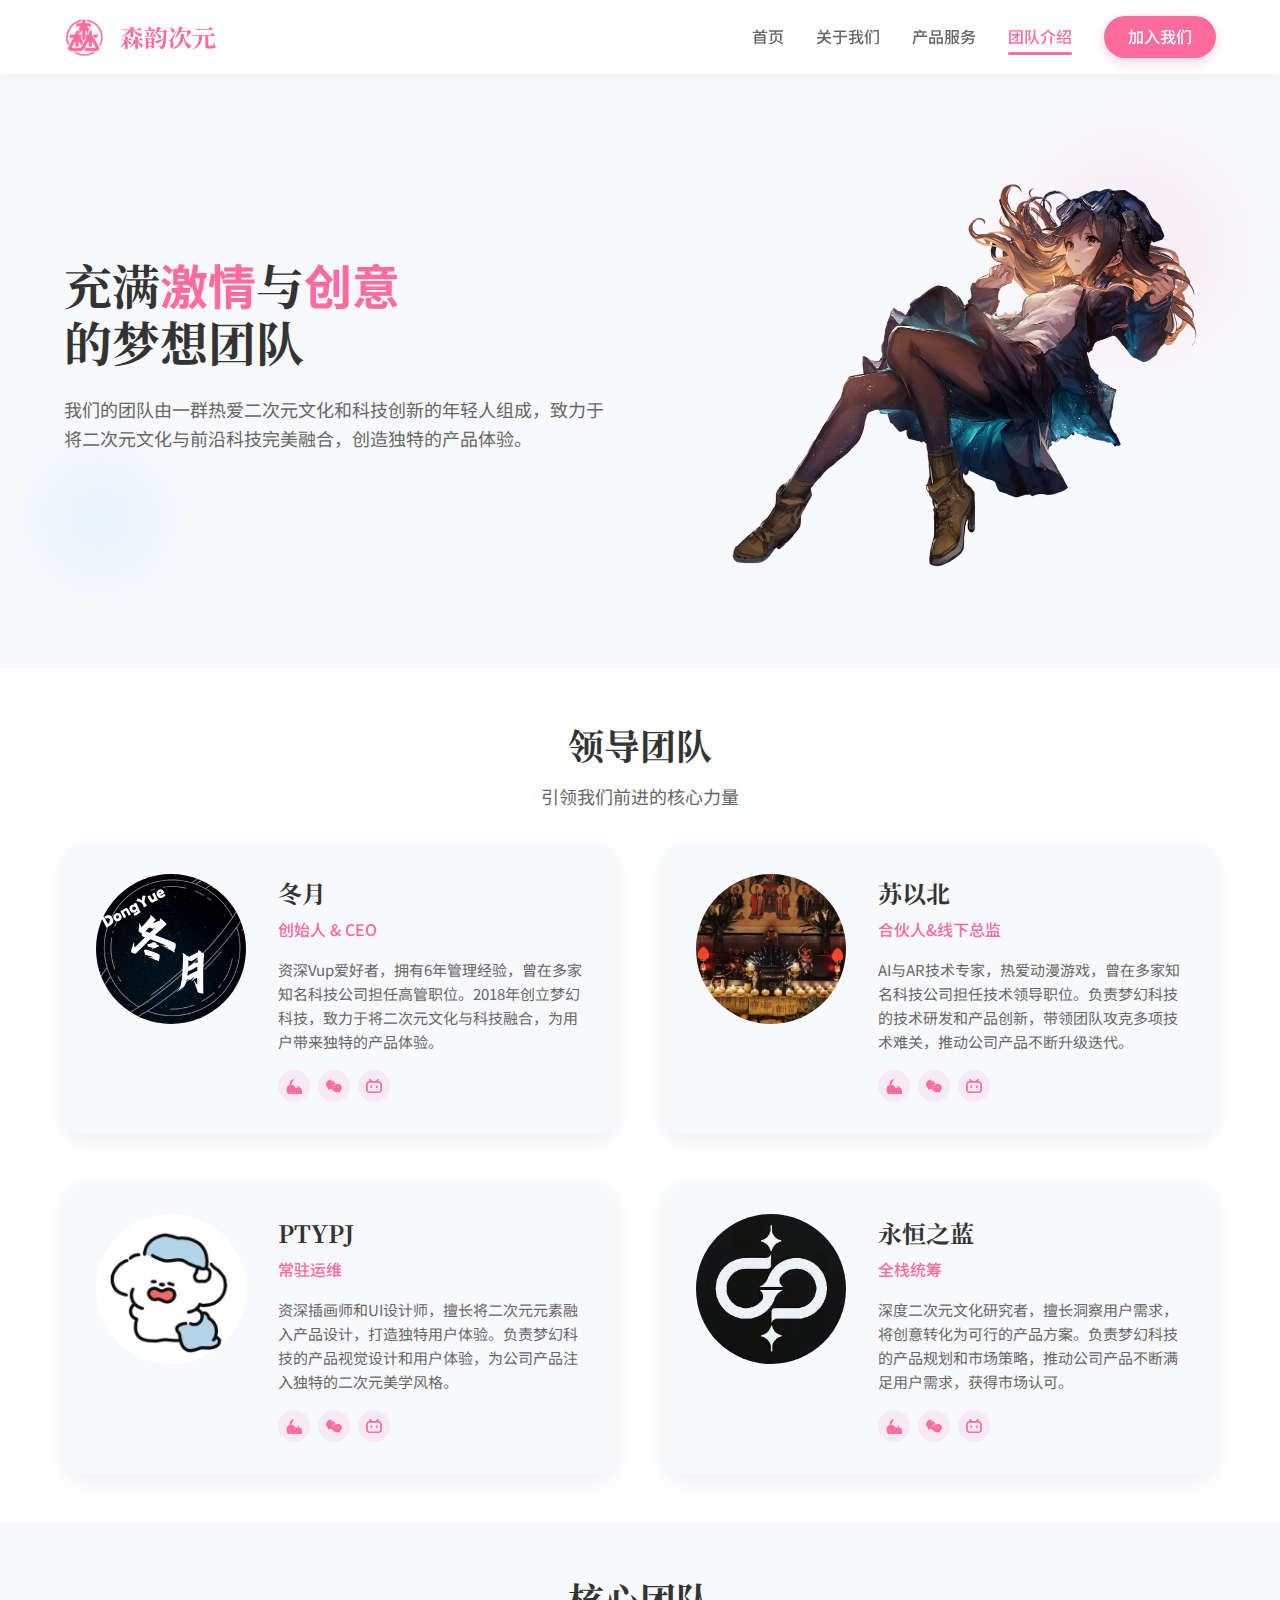
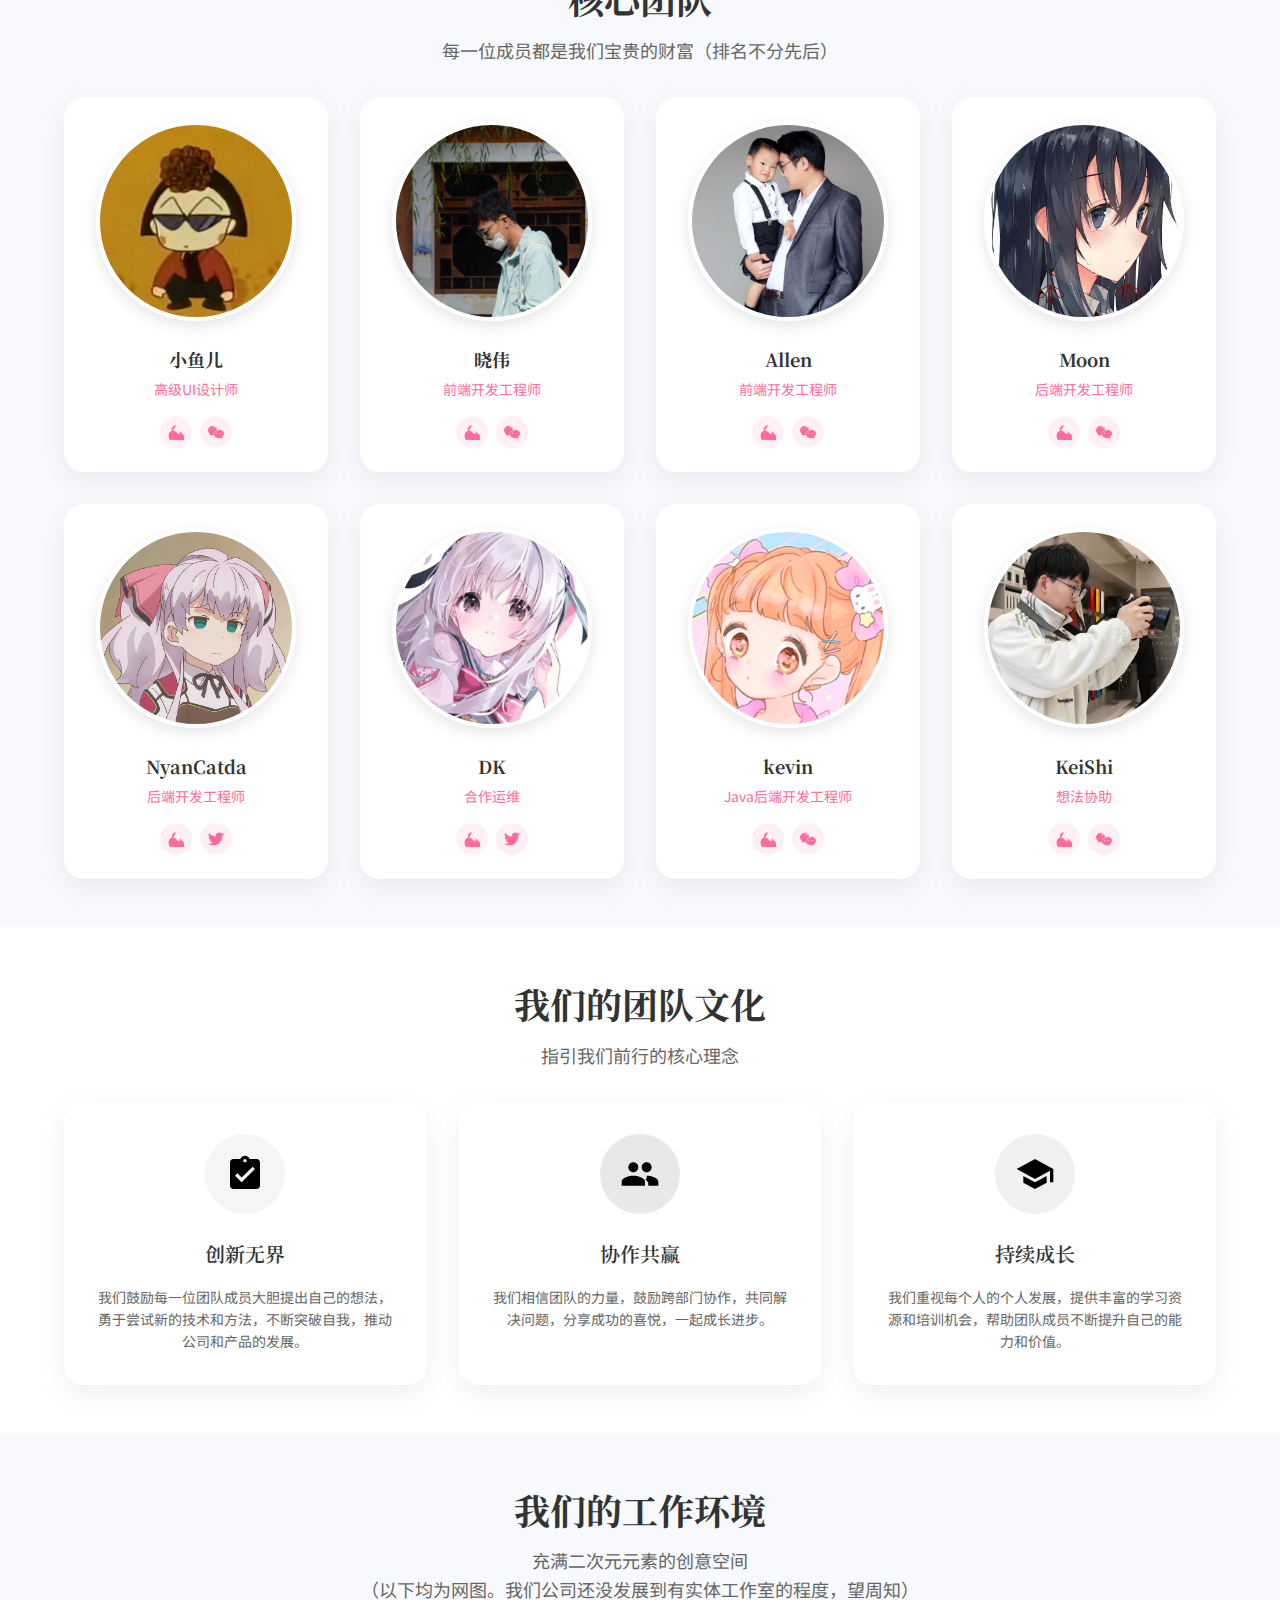
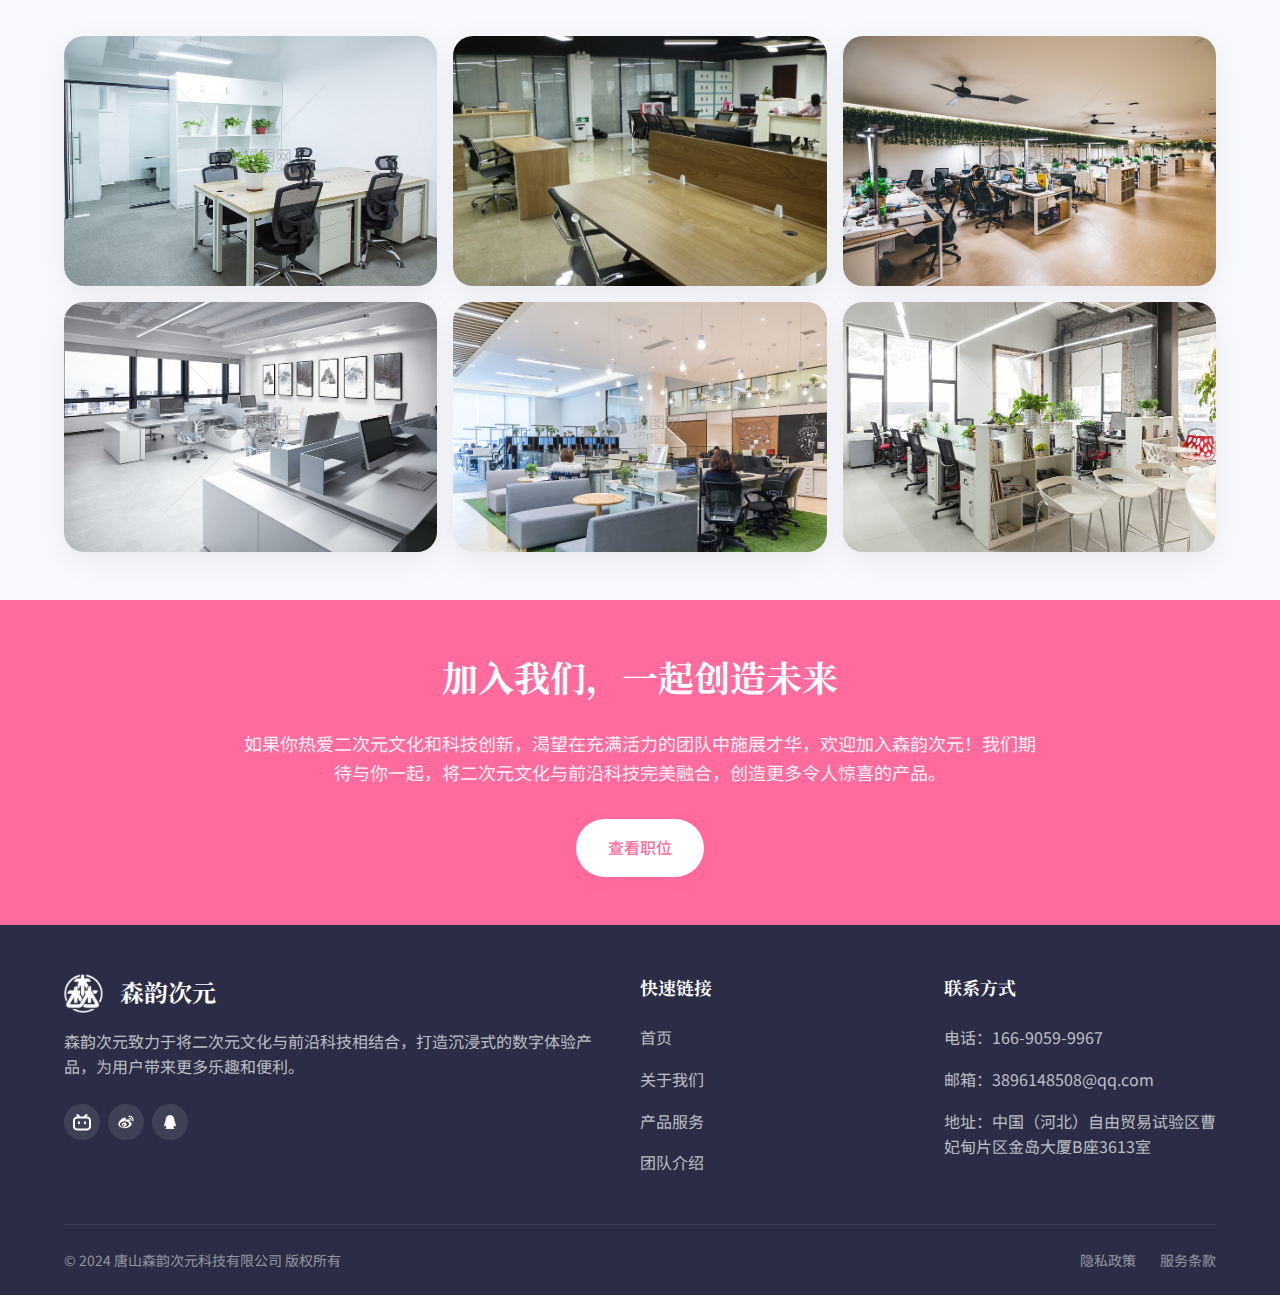
<file: miaoyu/team.html>
<!DOCTYPE html>
<html lang="zh-CN">
<head>
  <meta charset="UTF-8">
  <meta name="viewport" content="width=device-width, initial-scale=1.0">
  <title>团队介绍 - 森韵次元</title>
  <link rel="icon" href="img/logo.png" type="image/png">
  <link rel="apple-touch-icon" href="img/logo.png">
  <link href="https://fonts.googleapis.com/css2?family=Noto+Sans+SC:wght@400;500;700&family=Noto+Serif+SC:wght@400;600;700&display=swap" rel="stylesheet">
  <link rel="stylesheet" href="assets/css/style.css">
  <link rel="stylesheet" href="assets/css/components.css">
</head>
<body>
  <!-- 导航栏 -->
  <nav class="navbar">
    <div class="container navbar-container">
      <a href="index.html" class="logo">
        <img src="img/logo.png" alt="森">
        <span class="logo-text">森韵次元</span>
      </a>
      
      <div class="nav-menu">
      <div class="nav-links">
        <a href="index.html" class="nav-link">首页</a>
        <a href="about.html" class="nav-link">关于我们</a>
        <a href="products.html" class="nav-link">产品服务</a>
        <a href="team.html" class="nav-link active">团队介绍</a>
      </div>
      <a href="join.html" class="nav-button">加入我们</a>
      </div>
      
      <button class="mobile-nav-toggle">
        <svg viewBox="0 0 24 24" width="24" height="24">
          <path fill="currentColor" d="M3 18h18v-2H3v2zm0-5h18v-2H3v2zm0-7v2h18V6H3z"/>
        </svg>
      </button>
    </div>
  </nav>
  
  <!-- 团队介绍英雄区 -->
  <section class="team-hero">
    <div class="decoration decoration-1"></div>
    <div class="decoration decoration-2"></div>
    
    <div class="container team-hero-container">
      <div class="team-hero-content">
        <h1 class="team-hero-title">充满<span>激情</span>与<span>创意</span><br>的梦想团队</h1>
        <p class="team-hero-description">我们的团队由一群热爱二次元文化和科技创新的年轻人组成，致力于将二次元文化与前沿科技完美融合，创造独特的产品体验。</p>
      </div>
      
      <div class="team-hero-image floating">
        <img src="img/mei2.png" alt="团队插图">
      </div>
    </div>
  </section>
  
  <!-- 领导团队 -->
  <section class="team-leaders">
    <div class="container">
      <div class="section-title">
        <h2>领导团队</h2>
        <p>引领我们前进的核心力量</p>
      </div>
      
      <div class="leaders-grid">
        <div class="leader-card">
          <div class="leader-avatar">
            <img src="img/dongyue.png" alt="冬月">
          </div>
          <div class="leader-content">
            <h3 class="leader-name">冬月</h3>
            <div class="leader-role">创始人 & CEO</div>
            <p class="leader-description">资深Vup爱好者，拥有6年管理经验，曾在多家知名科技公司担任高管职位。2018年创立梦幻科技，致力于将二次元文化与科技融合，为用户带来独特的产品体验。</p>
            <div class="leader-social">
              <a href="https://im.qq.com/" target="_blank" class="social-icon">
                <svg viewBox="0 0 24 24" fill="currentColor">
                  <path d="M12.003 2c-2.265 0-6.29 1.364-6.29 7.325 0 1.735 0.56 3.15 1.203 4.55 0.44 0.96 0.9 1.708 1.394 2.675 0.073 0.142 0.142 0.283 0.22 0.433 0.17 0.3 0.37 0.599 0.532 0.934 0.126 0.266 0.25 0.45 0.313 0.65 0.60 0.23 0.13 0.399 0.313 0.399 0.183 0 0.362-0.16 0.686-0.46 0.474-0.44 0.942-1.036 1.212-1.336 0.354-0.395 0.685-0.779 1.064-1.15 0.997-0.97 2.24-1.753 3.868-1.753 2.35 0 3.9 0.266 4.782 0.566 0.485 0.164 1.27 0.266 1.626 0.866 0.83 1.385 1.03 2.863 1.03 4.55 0 5.96-3.95 7.32-6.276 7.32-0.334 0-0.66-0.023-0.98-0.07 0.594-0.12 1.13-0.29 1.633-0.55 1.12-0.56 1.858-1.34 2.238-2.45 0.568-1.61 0.568-3.39 0-5 -0.38-1.07-1.12-1.86-2.23-2.42 -0.53-0.27-1.08-0.44-1.68-0.55 0.66-0.09 1.4-0.15 2.18-0.15 5.96 0 10.87 4.88 10.87 10.87 0 5.99-4.91 10.87-10.87 10.87 -5.96 0-10.87-4.88-10.87-10.87 0-0.99 0.14-1.94 0.39-2.85 0.4 0.34 0.83 0.65 1.28 0.91 1.07 0.66 2.32 0.99 3.75 0.99s2.68-0.33 3.75-0.99c1.07-0.66 1.79-1.45 2.15-2.35 0.39-0.95 0.59-2.35 0.59-4.19 0-1.79-0.19-3.17-0.58-4.12 -0.37-0.9-1.09-1.69-2.16-2.35 -1.06-0.66-2.32-0.99-3.75-0.99 -1.43 0-2.69 0.33-3.77 0.99 -1.07 0.66-1.79 1.45-2.15 2.35 -0.4 0.95-0.59 2.33-0.59 4.12 0 2.27 0.31 3.77 0.84 4.75 0.38 0.73 0.96 1.31 1.76 1.75 -0.22 0.3-0.47 0.56-0.74 0.79 -0.35-0.27-0.66-0.59-0.91-0.97 -0.52-0.76-0.87-1.95-0.97-3.44 -0.01-0.06-0.01-0.11-0.01-0.17 -0.01-0.14-0.02-0.28-0.02-0.43 0-0.21 0.01-0.43 0.02-0.65 0.02-0.61 0.08-1.24 0.19-1.9 0.01-0.05 0.02-0.09 0.03-0.14 0.11-0.64 0.27-1.28 0.48-1.9 0.01-0.02 0.01-0.04 0.02-0.07 0.22-0.63 0.5-1.24 0.83-1.8 0.33-0.57 0.73-1.08 1.19-1.53 0.46-0.45 0.98-0.83 1.55-1.13 0.57-0.3 1.18-0.52 1.82-0.66 0.64-0.14 1.31-0.2 2.01-0.2 1.42 0 2.68 0.33 3.76 0.99 1.08 0.66 1.8 1.45 2.16 2.35 0.37 0.93 0.56 2.31 0.56 4.12 0 1.84-0.19 3.25-0.57 4.19 -0.37 0.9-1.09 1.69-2.16 2.35 -1.07 0.66-2.34 0.99-3.76 0.99 -1.43 0-2.69-0.33-3.76-0.99 -0.21-0.13-0.4-0.26-0.58-0.41 0.19-0.14 0.4-0.26 0.58-0.39 1.07-0.66 1.8-1.46 2.17-2.35 0.37-0.89 0.56-2.3 0.56-4.19 0-1.82-0.19-3.2-0.56-4.13 -0.37-0.92-1.09-1.72-2.17-2.38 -1.07-0.66-2.33-0.99-3.76-0.99 -1.42 0-2.68 0.33-3.75 0.99 -1.07 0.66-1.79 1.45-2.16 2.35 -0.38 0.93-0.57 2.3-0.57 4.13 0 1.89 0.19 3.3 0.57 4.19 0.37 0.9 1.1 1.69 2.17 2.35 1.08 0.66 2.33 0.99 3.75 0.99 1.44 0 2.7-0.33 3.77-0.99 1.08-0.66 1.8-1.45 2.17-2.35 0.37-0.89 0.55-2.3 0.55-4.19 0-1.81-0.19-3.18-0.55-4.12 -0.36-0.94-1.08-1.73-2.15-2.35 -1.08-0.66-2.34-0.99-3.77-0.99z"/>
                </svg>
              </a>
              <a href="https://www.wechat.com/" target="_blank" class="social-icon">
                <svg viewBox="0 0 24 24" fill="currentColor">
                  <path d="M8.691 2.188C3.891 2.188 0 5.476 0 9.53c0 2.212 1.17 4.203 3.002 5.55a.59.59 0 0 1 .213.665l-.39 1.48c-.019.07-.048.141-.048.213 0 .163.13.295.29.295a.328.328 0 0 0 .186-.059l2.114-1.225a.731.731 0 0 1 .572-.084c.922.247 1.914.38 2.934.38c.034 0 .067-.003.101-.003a3.896 3.896 0 0 1-.190-1.025c-.356-2.997 2.025-5.587 5.273-6.285.06-.013.121-.026.183-.036-.466-3.427-3.843-6.208-8.249-6.208h-.001zm-.542 3.001a.875.875 0 1 1 0 1.75.875.875 0 0 1 0-1.75zm4.167 0a.875.875 0 1 1 0 1.75.875.875 0 0 1 0-1.75zM15.86 9.583c-3.81 0-6.905 2.607-6.905 5.821 0 3.214 3.096 5.821 6.905 5.821.957 0 1.863-.14 2.707-.391a.727.727 0 0 1 .426.05l1.932 1.088a.334.334 0 0 0 .17.048c.16 0 .291-.131.291-.295 0-.07-.025-.136-.042-.204l-.357-1.347a.59.59 0 0 1 .212-.66c1.683-1.265 2.738-3.138 2.738-5.111 0-3.215-3.096-5.82-6.905-5.82h-.172zm-2.583 3.359a.795.795 0 1 1 0 1.592.795.795 0 0 1 0-1.592zm5.166 0a.795.795 0 1 1 0 1.592.795.795 0 0 1 0-1.592z"/>
                </svg>
              </a>
              <a href="https://www.bilibili.com/" target="_blank" class="social-icon">
                <svg viewBox="0 0 24 24" fill="currentColor">
                  <path d="M17.813 4.653h.854c1.51.054 2.769.578 3.773 1.574 1.004.995 1.574 2.249 1.56 3.76v7.36c-.036 1.51-.556 2.769-1.56 3.773s-2.262 1.524-3.773 1.56H5.333c-1.51-.036-2.769-.556-3.773-1.56S.036 18.858 0 17.347v-7.36c.036-1.511.556-2.765 1.56-3.76 1.004-.996 2.262-1.52 3.773-1.574h.774l-1.174-1.12a1.234 1.234 0 0 1-.373-.906c0-.356.124-.658.373-.907l.027-.027c.267-.249.573-.373.92-.373.347 0 .653.124.92.373L9.653 4.44c.071.071.134.142.187.213h4.267a.836.836 0 0 1 .16-.213l2.853-2.747c.267-.249.573-.373.92-.373.347 0 .662.151.929.4.267.249.391.551.391.907 0 .355-.124.657-.373.906L17.813 4.653zM5.333 7.24c-.746.018-1.373.276-1.88.773-.506.498-.769 1.13-.786 1.894v7.52c.017.764.28 1.395.786 1.893.507.498 1.134.756 1.88.773h13.334c.746-.017 1.373-.275 1.88-.773.506-.498.769-1.129.786-1.893v-7.52c-.017-.765-.28-1.396-.786-1.894-.507-.497-1.134-.755-1.88-.773H5.333zM8 11.107c.373 0 .684.124.933.373.25.249.383.569.4.96v1.173c-.017.391-.15.711-.4.96-.249.25-.56.374-.933.374s-.684-.125-.933-.374c-.25-.249-.383-.569-.4-.96V12.44c0-.373.129-.689.386-.947.258-.257.574-.386.947-.386zm8 0c.373 0 .684.124.933.373.25.249.383.569.4.96v1.173c-.017.391-.15.711-.4.96-.249.25-.56.374-.933.374s-.684-.125-.933-.374c-.25-.249-.383-.569-.4-.96V12.44c.017-.391.15-.711.4-.96.249-.249.56-.373.933-.373z"/>
                </svg>
              </a>
            </div>
          </div>
        </div>
        
        <div class="leader-card">
          <div class="leader-avatar">
            <img src="img/cy01.jpg" alt="苏以北">
          </div>
          <div class="leader-content">
            <h3 class="leader-name">苏以北</h3>
            <div class="leader-role">合伙人&线下总监</div>
            <p class="leader-description">AI与AR技术专家，热爱动漫游戏，曾在多家知名科技公司担任技术领导职位。负责梦幻科技的技术研发和产品创新，带领团队攻克多项技术难关，推动公司产品不断升级迭代。</p>
            <div class="leader-social">
              <a href="https://im.qq.com/" target="_blank" class="social-icon">
                <svg viewBox="0 0 24 24" fill="currentColor">
                  <path d="M12.003 2c-2.265 0-6.29 1.364-6.29 7.325 0 1.735 0.56 3.15 1.203 4.55 0.44 0.96 0.9 1.708 1.394 2.675 0.073 0.142 0.142 0.283 0.22 0.433 0.17 0.3 0.37 0.599 0.532 0.934 0.126 0.266 0.25 0.45 0.313 0.65 0.60 0.23 0.13 0.399 0.313 0.399 0.183 0 0.362-0.16 0.686-0.46 0.474-0.44 0.942-1.036 1.212-1.336 0.354-0.395 0.685-0.779 1.064-1.15 0.997-0.97 2.24-1.753 3.868-1.753 2.35 0 3.9 0.266 4.782 0.566 0.485 0.164 1.27 0.266 1.626 0.866 0.83 1.385 1.03 2.863 1.03 4.55 0 5.96-3.95 7.32-6.276 7.32-0.334 0-0.66-0.023-0.98-0.07 0.594-0.12 1.13-0.29 1.633-0.55 1.12-0.56 1.858-1.34 2.238-2.45 0.568-1.61 0.568-3.39 0-5 -0.38-1.07-1.12-1.86-2.23-2.42 -0.53-0.27-1.08-0.44-1.68-0.55 0.66-0.09 1.4-0.15 2.18-0.15 5.96 0 10.87 4.88 10.87 10.87 0 5.99-4.91 10.87-10.87 10.87 -5.96 0-10.87-4.88-10.87-10.87 0-0.99 0.14-1.94 0.39-2.85 0.4 0.34 0.83 0.65 1.28 0.91 1.07 0.66 2.32 0.99 3.75 0.99s2.68-0.33 3.75-0.99c1.07-0.66 1.79-1.45 2.15-2.35 0.39-0.95 0.59-2.35 0.59-4.19 0-1.79-0.19-3.17-0.58-4.12 -0.37-0.9-1.09-1.69-2.16-2.35 -1.06-0.66-2.32-0.99-3.75-0.99 -1.43 0-2.69 0.33-3.77 0.99 -1.07 0.66-1.79 1.45-2.15 2.35 -0.4 0.95-0.59 2.33-0.59 4.12 0 2.27 0.31 3.77 0.84 4.75 0.38 0.73 0.96 1.31 1.76 1.75 -0.22 0.3-0.47 0.56-0.74 0.79 -0.35-0.27-0.66-0.59-0.91-0.97 -0.52-0.76-0.87-1.95-0.97-3.44 -0.01-0.06-0.01-0.11-0.01-0.17 -0.01-0.14-0.02-0.28-0.02-0.43 0-0.21 0.01-0.43 0.02-0.65 0.02-0.61 0.08-1.24 0.19-1.9 0.01-0.05 0.02-0.09 0.03-0.14 0.11-0.64 0.27-1.28 0.48-1.9 0.01-0.02 0.01-0.04 0.02-0.07 0.22-0.63 0.5-1.24 0.83-1.8 0.33-0.57 0.73-1.08 1.19-1.53 0.46-0.45 0.98-0.83 1.55-1.13 0.57-0.3 1.18-0.52 1.82-0.66 0.64-0.14 1.31-0.2 2.01-0.2 1.42 0 2.68 0.33 3.76 0.99 1.08 0.66 1.8 1.45 2.16 2.35 0.37 0.93 0.56 2.31 0.56 4.12 0 1.84-0.19 3.25-0.57 4.19 -0.37 0.9-1.09 1.69-2.16 2.35 -1.07 0.66-2.34 0.99-3.76 0.99 -1.43 0-2.69-0.33-3.76-0.99 -0.21-0.13-0.4-0.26-0.58-0.41 0.19-0.14 0.4-0.26 0.58-0.39 1.07-0.66 1.8-1.46 2.17-2.35 0.37-0.89 0.56-2.3 0.56-4.19 0-1.82-0.19-3.2-0.56-4.13 -0.37-0.92-1.09-1.72-2.17-2.38 -1.07-0.66-2.33-0.99-3.76-0.99 -1.42 0-2.68 0.33-3.75 0.99 -1.07 0.66-1.79 1.45-2.16 2.35 -0.38 0.93-0.57 2.3-0.57 4.13 0 1.89 0.19 3.3 0.57 4.19 0.37 0.9 1.1 1.69 2.17 2.35 1.08 0.66 2.33 0.99 3.75 0.99 1.44 0 2.7-0.33 3.77-0.99 1.08-0.66 1.8-1.45 2.17-2.35 0.37-0.89 0.55-2.3 0.55-4.19 0-1.81-0.19-3.18-0.55-4.12 -0.36-0.94-1.08-1.73-2.15-2.35 -1.08-0.66-2.34-0.99-3.77-0.99z"/>
                </svg>
              </a>
              <a href="https://www.wechat.com/" target="_blank" class="social-icon">
                <svg viewBox="0 0 24 24" fill="currentColor">
                  <path d="M8.691 2.188C3.891 2.188 0 5.476 0 9.53c0 2.212 1.17 4.203 3.002 5.55a.59.59 0 0 1 .213.665l-.39 1.48c-.019.07-.048.141-.048.213 0 .163.13.295.29.295a.328.328 0 0 0 .186-.059l2.114-1.225a.731.731 0 0 1 .572-.084c.922.247 1.914.38 2.934.38c.034 0 .067-.003.101-.003a3.896 3.896 0 0 1-.190-1.025c-.356-2.997 2.025-5.587 5.273-6.285.06-.013.121-.026.183-.036-.466-3.427-3.843-6.208-8.249-6.208h-.001zm-.542 3.001a.875.875 0 1 1 0 1.75.875.875 0 0 1 0-1.75zm4.167 0a.875.875 0 1 1 0 1.75.875.875 0 0 1 0-1.75zM15.86 9.583c-3.81 0-6.905 2.607-6.905 5.821 0 3.214 3.096 5.821 6.905 5.821.957 0 1.863-.14 2.707-.391a.727.727 0 0 1 .426.05l1.932 1.088a.334.334 0 0 0 .17.048c.16 0 .291-.131.291-.295 0-.07-.025-.136-.042-.204l-.357-1.347a.59.59 0 0 1 .212-.66c1.683-1.265 2.738-3.138 2.738-5.111 0-3.215-3.096-5.82-6.905-5.82h-.172zm-2.583 3.359a.795.795 0 1 1 0 1.592.795.795 0 0 1 0-1.592zm5.166 0a.795.795 0 1 1 0 1.592.795.795 0 0 1 0-1.592z"/>
                </svg>
              </a>
              <a href="https://www.bilibili.com/" target="_blank" class="social-icon">
                <svg viewBox="0 0 24 24" fill="currentColor">
                  <path d="M17.813 4.653h.854c1.51.054 2.769.578 3.773 1.574 1.004.995 1.574 2.249 1.56 3.76v7.36c-.036 1.51-.556 2.769-1.56 3.773s-2.262 1.524-3.773 1.56H5.333c-1.51-.036-2.769-.556-3.773-1.56S.036 18.858 0 17.347v-7.36c.036-1.511.556-2.765 1.56-3.76 1.004-.996 2.262-1.52 3.773-1.574h.774l-1.174-1.12a1.234 1.234 0 0 1-.373-.906c0-.356.124-.658.373-.907l.027-.027c.267-.249.573-.373.92-.373.347 0 .653.124.92.373L9.653 4.44c.071.071.134.142.187.213h4.267a.836.836 0 0 1 .16-.213l2.853-2.747c.267-.249.573-.373.92-.373.347 0 .662.151.929.4.267.249.391.551.391.907 0 .355-.124.657-.373.906L17.813 4.653zM5.333 7.24c-.746.018-1.373.276-1.88.773-.506.498-.769 1.13-.786 1.894v7.52c.017.764.28 1.395.786 1.893.507.498 1.134.756 1.88.773h13.334c.746-.017 1.373-.275 1.88-.773.506-.498.769-1.129.786-1.893v-7.52c-.017-.765-.28-1.396-.786-1.894-.507-.497-1.134-.755-1.88-.773H5.333zM8 11.107c.373 0 .684.124.933.373.25.249.383.569.4.96v1.173c-.017.391-.15.711-.4.96-.249.25-.56.374-.933.374s-.684-.125-.933-.374c-.25-.249-.383-.569-.4-.96V12.44c0-.373.129-.689.386-.947.258-.257.574-.386.947-.386zm8 0c.373 0 .684.124.933.373.25.249.383.569.4.96v1.173c-.017.391-.15.711-.4.96-.249.25-.56.374-.933.374s-.684-.125-.933-.374c-.25-.249-.383-.569-.4-.96V12.44c.017-.391.15-.711.4-.96.249-.249.56-.373.933-.373z"/>
                </svg>
              </a>
            </div>
          </div>
        </div>
        
        <div class="leader-card">
          <div class="leader-avatar">
            <img src="img/cy00.jpg" alt="PTYPJ">
          </div>
          <div class="leader-content">
            <h3 class="leader-name">PTYPJ</h3>
            <div class="leader-role">常驻运维</div>
            <p class="leader-description">资深插画师和UI设计师，擅长将二次元元素融入产品设计，打造独特用户体验。负责梦幻科技的产品视觉设计和用户体验，为公司产品注入独特的二次元美学风格。</p>
            <div class="leader-social">
              <a href="https://im.qq.com/" target="_blank" class="social-icon">
                <svg viewBox="0 0 24 24" fill="currentColor">
                  <path d="M12.003 2c-2.265 0-6.29 1.364-6.29 7.325 0 1.735 0.56 3.15 1.203 4.55 0.44 0.96 0.9 1.708 1.394 2.675 0.073 0.142 0.142 0.283 0.22 0.433 0.17 0.3 0.37 0.599 0.532 0.934 0.126 0.266 0.25 0.45 0.313 0.65 0.60 0.23 0.13 0.399 0.313 0.399 0.183 0 0.362-0.16 0.686-0.46 0.474-0.44 0.942-1.036 1.212-1.336 0.354-0.395 0.685-0.779 1.064-1.15 0.997-0.97 2.24-1.753 3.868-1.753 2.35 0 3.9 0.266 4.782 0.566 0.485 0.164 1.27 0.266 1.626 0.866 0.83 1.385 1.03 2.863 1.03 4.55 0 5.96-3.95 7.32-6.276 7.32-0.334 0-0.66-0.023-0.98-0.07 0.594-0.12 1.13-0.29 1.633-0.55 1.12-0.56 1.858-1.34 2.238-2.45 0.568-1.61 0.568-3.39 0-5 -0.38-1.07-1.12-1.86-2.23-2.42 -0.53-0.27-1.08-0.44-1.68-0.55 0.66-0.09 1.4-0.15 2.18-0.15 5.96 0 10.87 4.88 10.87 10.87 0 5.99-4.91 10.87-10.87 10.87 -5.96 0-10.87-4.88-10.87-10.87 0-0.99 0.14-1.94 0.39-2.85 0.4 0.34 0.83 0.65 1.28 0.91 1.07 0.66 2.32 0.99 3.75 0.99s2.68-0.33 3.75-0.99c1.07-0.66 1.79-1.45 2.15-2.35 0.39-0.95 0.59-2.35 0.59-4.19 0-1.79-0.19-3.17-0.58-4.12 -0.37-0.9-1.09-1.69-2.16-2.35 -1.06-0.66-2.32-0.99-3.75-0.99 -1.43 0-2.69 0.33-3.77 0.99 -1.07 0.66-1.79 1.45-2.15 2.35 -0.4 0.95-0.59 2.33-0.59 4.12 0 2.27 0.31 3.77 0.84 4.75 0.38 0.73 0.96 1.31 1.76 1.75 -0.22 0.3-0.47 0.56-0.74 0.79 -0.35-0.27-0.66-0.59-0.91-0.97 -0.52-0.76-0.87-1.95-0.97-3.44 -0.01-0.06-0.01-0.11-0.01-0.17 -0.01-0.14-0.02-0.28-0.02-0.43 0-0.21 0.01-0.43 0.02-0.65 0.02-0.61 0.08-1.24 0.19-1.9 0.01-0.05 0.02-0.09 0.03-0.14 0.11-0.64 0.27-1.28 0.48-1.9 0.01-0.02 0.01-0.04 0.02-0.07 0.22-0.63 0.5-1.24 0.83-1.8 0.33-0.57 0.73-1.08 1.19-1.53 0.46-0.45 0.98-0.83 1.55-1.13 0.57-0.3 1.18-0.52 1.82-0.66 0.64-0.14 1.31-0.2 2.01-0.2 1.42 0 2.68 0.33 3.76 0.99 1.08 0.66 1.8 1.45 2.16 2.35 0.37 0.93 0.56 2.31 0.56 4.12 0 1.84-0.19 3.25-0.57 4.19 -0.37 0.9-1.09 1.69-2.16 2.35 -1.07 0.66-2.34 0.99-3.76 0.99 -1.43 0-2.69-0.33-3.76-0.99 -0.21-0.13-0.4-0.26-0.58-0.41 0.19-0.14 0.4-0.26 0.58-0.39 1.07-0.66 1.8-1.46 2.17-2.35 0.37-0.89 0.56-2.3 0.56-4.19 0-1.82-0.19-3.2-0.56-4.13 -0.37-0.92-1.09-1.72-2.17-2.38 -1.07-0.66-2.33-0.99-3.76-0.99 -1.42 0-2.68 0.33-3.75 0.99 -1.07 0.66-1.79 1.45-2.16 2.35 -0.38 0.93-0.57 2.3-0.57 4.13 0 1.89 0.19 3.3 0.57 4.19 0.37 0.9 1.1 1.69 2.17 2.35 1.08 0.66 2.33 0.99 3.75 0.99 1.44 0 2.7-0.33 3.77-0.99 1.08-0.66 1.8-1.45 2.17-2.35 0.37-0.89 0.55-2.3 0.55-4.19 0-1.81-0.19-3.18-0.55-4.12 -0.36-0.94-1.08-1.73-2.15-2.35 -1.08-0.66-2.34-0.99-3.77-0.99z"/>
                </svg>
              </a>
              <a href="https://www.wechat.com/" target="_blank" class="social-icon">
                <svg viewBox="0 0 24 24" fill="currentColor">
                  <path d="M8.691 2.188C3.891 2.188 0 5.476 0 9.53c0 2.212 1.17 4.203 3.002 5.55a.59.59 0 0 1 .213.665l-.39 1.48c-.019.07-.048.141-.048.213 0 .163.13.295.29.295a.328.328 0 0 0 .186-.059l2.114-1.225a.731.731 0 0 1 .572-.084c.922.247 1.914.38 2.934.38c.034 0 .067-.003.101-.003a3.896 3.896 0 0 1-.190-1.025c-.356-2.997 2.025-5.587 5.273-6.285.06-.013.121-.026.183-.036-.466-3.427-3.843-6.208-8.249-6.208h-.001zm-.542 3.001a.875.875 0 1 1 0 1.75.875.875 0 0 1 0-1.75zm4.167 0a.875.875 0 1 1 0 1.75.875.875 0 0 1 0-1.75zM15.86 9.583c-3.81 0-6.905 2.607-6.905 5.821 0 3.214 3.096 5.821 6.905 5.821.957 0 1.863-.14 2.707-.391a.727.727 0 0 1 .426.05l1.932 1.088a.334.334 0 0 0 .17.048c.16 0 .291-.131.291-.295 0-.07-.025-.136-.042-.204l-.357-1.347a.59.59 0 0 1 .212-.66c1.683-1.265 2.738-3.138 2.738-5.111 0-3.215-3.096-5.82-6.905-5.82h-.172zm-2.583 3.359a.795.795 0 1 1 0 1.592.795.795 0 0 1 0-1.592zm5.166 0a.795.795 0 1 1 0 1.592.795.795 0 0 1 0-1.592z"/>
                </svg>
              </a>
              <a href="https://www.bilibili.com/" target="_blank" class="social-icon">
                <svg viewBox="0 0 24 24" fill="currentColor">
                  <path d="M17.813 4.653h.854c1.51.054 2.769.578 3.773 1.574 1.004.995 1.574 2.249 1.56 3.76v7.36c-.036 1.51-.556 2.769-1.56 3.773s-2.262 1.524-3.773 1.56H5.333c-1.51-.036-2.769-.556-3.773-1.56S.036 18.858 0 17.347v-7.36c.036-1.511.556-2.765 1.56-3.76 1.004-.996 2.262-1.52 3.773-1.574h.774l-1.174-1.12a1.234 1.234 0 0 1-.373-.906c0-.356.124-.658.373-.907l.027-.027c.267-.249.573-.373.92-.373.347 0 .653.124.92.373L9.653 4.44c.071.071.134.142.187.213h4.267a.836.836 0 0 1 .16-.213l2.853-2.747c.267-.249.573-.373.92-.373.347 0 .662.151.929.4.267.249.391.551.391.907 0 .355-.124.657-.373.906L17.813 4.653zM5.333 7.24c-.746.018-1.373.276-1.88.773-.506.498-.769 1.13-.786 1.894v7.52c.017.764.28 1.395.786 1.893.507.498 1.134.756 1.88.773h13.334c.746-.017 1.373-.275 1.88-.773.506-.498.769-1.129.786-1.893v-7.52c-.017-.765-.28-1.396-.786-1.894-.507-.497-1.134-.755-1.88-.773H5.333zM8 11.107c.373 0 .684.124.933.373.25.249.383.569.4.96v1.173c-.017.391-.15.711-.4.96-.249.25-.56.374-.933.374s-.684-.125-.933-.374c-.25-.249-.383-.569-.4-.96V12.44c0-.373.129-.689.386-.947.258-.257.574-.386.947-.386zm8 0c.373 0 .684.124.933.373.25.249.383.569.4.96v1.173c-.017.391-.15.711-.4.96-.249.25-.56.374-.933.374s-.684-.125-.933-.374c-.25-.249-.383-.569-.4-.96V12.44c.017-.391.15-.711.4-.96.249-.249.56-.373.933-.373z"/>
                </svg>
              </a>
            </div>
          </div>
        </div>
        
        <div class="leader-card">
          <div class="leader-avatar">
            <img src="img/cy02.jpg" alt="王小明">
          </div>
          <div class="leader-content">
            <h3 class="leader-name">永恒之蓝</h3>
            <div class="leader-role">全栈统筹</div>
            <p class="leader-description">深度二次元文化研究者，擅长洞察用户需求，将创意转化为可行的产品方案。负责梦幻科技的产品规划和市场策略，推动公司产品不断满足用户需求，获得市场认可。</p>
            <div class="leader-social">
              <a href="https://im.qq.com/" target="_blank" class="social-icon">
                <svg viewBox="0 0 24 24" fill="currentColor">
                  <path d="M12.003 2c-2.265 0-6.29 1.364-6.29 7.325 0 1.735 0.56 3.15 1.203 4.55 0.44 0.96 0.9 1.708 1.394 2.675 0.073 0.142 0.142 0.283 0.22 0.433 0.17 0.3 0.37 0.599 0.532 0.934 0.126 0.266 0.25 0.45 0.313 0.65 0.60 0.23 0.13 0.399 0.313 0.399 0.183 0 0.362-0.16 0.686-0.46 0.474-0.44 0.942-1.036 1.212-1.336 0.354-0.395 0.685-0.779 1.064-1.15 0.997-0.97 2.24-1.753 3.868-1.753 2.35 0 3.9 0.266 4.782 0.566 0.485 0.164 1.27 0.266 1.626 0.866 0.83 1.385 1.03 2.863 1.03 4.55 0 5.96-3.95 7.32-6.276 7.32-0.334 0-0.66-0.023-0.98-0.07 0.594-0.12 1.13-0.29 1.633-0.55 1.12-0.56 1.858-1.34 2.238-2.45 0.568-1.61 0.568-3.39 0-5 -0.38-1.07-1.12-1.86-2.23-2.42 -0.53-0.27-1.08-0.44-1.68-0.55 0.66-0.09 1.4-0.15 2.18-0.15 5.96 0 10.87 4.88 10.87 10.87 0 5.99-4.91 10.87-10.87 10.87 -5.96 0-10.87-4.88-10.87-10.87 0-0.99 0.14-1.94 0.39-2.85 0.4 0.34 0.83 0.65 1.28 0.91 1.07 0.66 2.32 0.99 3.75 0.99s2.68-0.33 3.75-0.99c1.07-0.66 1.79-1.45 2.15-2.35 0.39-0.95 0.59-2.35 0.59-4.19 0-1.79-0.19-3.17-0.58-4.12 -0.37-0.9-1.09-1.69-2.16-2.35 -1.06-0.66-2.32-0.99-3.75-0.99 -1.43 0-2.69 0.33-3.77 0.99 -1.07 0.66-1.79 1.45-2.15 2.35 -0.4 0.95-0.59 2.33-0.59 4.12 0 2.27 0.31 3.77 0.84 4.75 0.38 0.73 0.96 1.31 1.76 1.75 -0.22 0.3-0.47 0.56-0.74 0.79 -0.35-0.27-0.66-0.59-0.91-0.97 -0.52-0.76-0.87-1.95-0.97-3.44 -0.01-0.06-0.01-0.11-0.01-0.17 -0.01-0.14-0.02-0.28-0.02-0.43 0-0.21 0.01-0.43 0.02-0.65 0.02-0.61 0.08-1.24 0.19-1.9 0.01-0.05 0.02-0.09 0.03-0.14 0.11-0.64 0.27-1.28 0.48-1.9 0.01-0.02 0.01-0.04 0.02-0.07 0.22-0.63 0.5-1.24 0.83-1.8 0.33-0.57 0.73-1.08 1.19-1.53 0.46-0.45 0.98-0.83 1.55-1.13 0.57-0.3 1.18-0.52 1.82-0.66 0.64-0.14 1.31-0.2 2.01-0.2 1.42 0 2.68 0.33 3.76 0.99 1.08 0.66 1.8 1.45 2.16 2.35 0.37 0.93 0.56 2.31 0.56 4.12 0 1.84-0.19 3.25-0.57 4.19 -0.37 0.9-1.09 1.69-2.16 2.35 -1.07 0.66-2.34 0.99-3.76 0.99 -1.43 0-2.69-0.33-3.76-0.99 -0.21-0.13-0.4-0.26-0.58-0.41 0.19-0.14 0.4-0.26 0.58-0.39 1.07-0.66 1.8-1.46 2.17-2.35 0.37-0.89 0.56-2.3 0.56-4.19 0-1.82-0.19-3.2-0.56-4.13 -0.37-0.92-1.09-1.72-2.17-2.38 -1.07-0.66-2.33-0.99-3.76-0.99 -1.42 0-2.68 0.33-3.75 0.99 -1.07 0.66-1.79 1.45-2.16 2.35 -0.38 0.93-0.57 2.3-0.57 4.13 0 1.89 0.19 3.3 0.57 4.19 0.37 0.9 1.1 1.69 2.17 2.35 1.08 0.66 2.33 0.99 3.75 0.99 1.44 0 2.7-0.33 3.77-0.99 1.08-0.66 1.8-1.45 2.17-2.35 0.37-0.89 0.55-2.3 0.55-4.19 0-1.81-0.19-3.18-0.55-4.12 -0.36-0.94-1.08-1.73-2.15-2.35 -1.08-0.66-2.34-0.99-3.77-0.99z"/>
                </svg>
              </a>
              <a href="https://www.wechat.com/" target="_blank" class="social-icon">
                <svg viewBox="0 0 24 24" fill="currentColor">
                  <path d="M8.691 2.188C3.891 2.188 0 5.476 0 9.53c0 2.212 1.17 4.203 3.002 5.55a.59.59 0 0 1 .213.665l-.39 1.48c-.019.07-.048.141-.048.213 0 .163.13.295.29.295a.328.328 0 0 0 .186-.059l2.114-1.225a.731.731 0 0 1 .572-.084c.922.247 1.914.38 2.934.38c.034 0 .067-.003.101-.003a3.896 3.896 0 0 1-.190-1.025c-.356-2.997 2.025-5.587 5.273-6.285.06-.013.121-.026.183-.036-.466-3.427-3.843-6.208-8.249-6.208h-.001zm-.542 3.001a.875.875 0 1 1 0 1.75.875.875 0 0 1 0-1.75zm4.167 0a.875.875 0 1 1 0 1.75.875.875 0 0 1 0-1.75zM15.86 9.583c-3.81 0-6.905 2.607-6.905 5.821 0 3.214 3.096 5.821 6.905 5.821.957 0 1.863-.14 2.707-.391a.727.727 0 0 1 .426.05l1.932 1.088a.334.334 0 0 0 .17.048c.16 0 .291-.131.291-.295 0-.07-.025-.136-.042-.204l-.357-1.347a.59.59 0 0 1 .212-.66c1.683-1.265 2.738-3.138 2.738-5.111 0-3.215-3.096-5.82-6.905-5.82h-.172zm-2.583 3.359a.795.795 0 1 1 0 1.592.795.795 0 0 1 0-1.592zm5.166 0a.795.795 0 1 1 0 1.592.795.795 0 0 1 0-1.592z"/>
                </svg>
              </a>
              <a href="https://www.bilibili.com/" target="_blank" class="social-icon">
                <svg viewBox="0 0 24 24" fill="currentColor">
                  <path d="M17.813 4.653h.854c1.51.054 2.769.578 3.773 1.574 1.004.995 1.574 2.249 1.56 3.76v7.36c-.036 1.51-.556 2.769-1.56 3.773s-2.262 1.524-3.773 1.56H5.333c-1.51-.036-2.769-.556-3.773-1.56S.036 18.858 0 17.347v-7.36c.036-1.511.556-2.765 1.56-3.76 1.004-.996 2.262-1.52 3.773-1.574h.774l-1.174-1.12a1.234 1.234 0 0 1-.373-.906c0-.356.124-.658.373-.907l.027-.027c.267-.249.573-.373.92-.373.347 0 .653.124.92.373L9.653 4.44c.071.071.134.142.187.213h4.267a.836.836 0 0 1 .16-.213l2.853-2.747c.267-.249.573-.373.92-.373.347 0 .662.151.929.4.267.249.391.551.391.907 0 .355-.124.657-.373.906L17.813 4.653zM5.333 7.24c-.746.018-1.373.276-1.88.773-.506.498-.769 1.13-.786 1.894v7.52c.017.764.28 1.395.786 1.893.507.498 1.134.756 1.88.773h13.334c.746-.017 1.373-.275 1.88-.773.506-.498.769-1.129.786-1.893v-7.52c-.017-.765-.28-1.396-.786-1.894-.507-.497-1.134-.755-1.88-.773H5.333zM8 11.107c.373 0 .684.124.933.373.25.249.383.569.4.96v1.173c-.017.391-.15.711-.4.96-.249.25-.56.374-.933.374s-.684-.125-.933-.374c-.25-.249-.383-.569-.4-.96V12.44c0-.373.129-.689.386-.947.258-.257.574-.386.947-.386zm8 0c.373 0 .684.124.933.373.25.249.383.569.4.96v1.173c-.017.391-.15.711-.4.96-.249.25-.56.374-.933.374s-.684-.125-.933-.374c-.25-.249-.383-.569-.4-.96V12.44c.017-.391.15-.711.4-.96.249-.249.56-.373.933-.373z"/>
                </svg>
              </a>
            </div>
          </div>
        </div>
      </div>
    </div>
  </section>
  
  <!-- 团队成员 -->
  <section class="team-core">
    <div class="container">
      <div class="section-title">
        <h2>核心团队</h2>
        <p>每一位成员都是我们宝贵的财富（排名不分先后）</p>
      </div>
      
      <div class="core-grid">
        <div class="core-card">
          <div class="core-avatar">
            <img src="img/s/s01.jpg" alt="陈思远">
          </div>
          <div class="core-content">
            <h3 class="core-name">小鱼儿</h3>
            <div class="core-role">高级UI设计师</div>
            <div class="core-social">
              <a href="https://im.qq.com/" target="_blank" class="social-icon">
                <svg viewBox="0 0 24 24" fill="currentColor">
                  <path d="M12.003 2c-2.265 0-6.29 1.364-6.29 7.325 0 1.735 0.56 3.15 1.203 4.55 0.44 0.96 0.9 1.708 1.394 2.675 0.073 0.142 0.142 0.283 0.22 0.433 0.17 0.3 0.37 0.599 0.532 0.934 0.126 0.266 0.25 0.45 0.313 0.65 0.60 0.23 0.13 0.399 0.313 0.399 0.183 0 0.362-0.16 0.686-0.46 0.474-0.44 0.942-1.036 1.212-1.336 0.354-0.395 0.685-0.779 1.064-1.15 0.997-0.97 2.24-1.753 3.868-1.753 2.35 0 3.9 0.266 4.782 0.566 0.485 0.164 1.27 0.266 1.626 0.866 0.83 1.385 1.03 2.863 1.03 4.55 0 5.96-3.95 7.32-6.276 7.32-0.334 0-0.66-0.023-0.98-0.07 0.594-0.12 1.13-0.29 1.633-0.55 1.12-0.56 1.858-1.34 2.238-2.45 0.568-1.61 0.568-3.39 0-5 -0.38-1.07-1.12-1.86-2.23-2.42 -0.53-0.27-1.08-0.44-1.68-0.55 0.66-0.09 1.4-0.15 2.18-0.15 5.96 0 10.87 4.88 10.87 10.87 0 5.99-4.91 10.87-10.87 10.87 -5.96 0-10.87-4.88-10.87-10.87 0-0.99 0.14-1.94 0.39-2.85 0.4 0.34 0.83 0.65 1.28 0.91 1.07 0.66 2.32 0.99 3.75 0.99s2.68-0.33 3.75-0.99c1.07-0.66 1.79-1.45 2.15-2.35 0.39-0.95 0.59-2.35 0.59-4.19 0-1.79-0.19-3.17-0.58-4.12 -0.37-0.9-1.09-1.69-2.16-2.35 -1.06-0.66-2.32-0.99-3.75-0.99 -1.43 0-2.69 0.33-3.77 0.99 -1.07 0.66-1.79 1.45-2.15 2.35 -0.4 0.95-0.59 2.33-0.59 4.12 0 2.27 0.31 3.77 0.84 4.75 0.38 0.73 0.96 1.31 1.76 1.75 -0.22 0.3-0.47 0.56-0.74 0.79 -0.35-0.27-0.66-0.59-0.91-0.97 -0.52-0.76-0.87-1.95-0.97-3.44 -0.01-0.06-0.01-0.11-0.01-0.17 -0.01-0.14-0.02-0.28-0.02-0.43 0-0.21 0.01-0.43 0.02-0.65 0.02-0.61 0.08-1.24 0.19-1.9 0.01-0.05 0.02-0.09 0.03-0.14 0.11-0.64 0.27-1.28 0.48-1.9 0.01-0.02 0.01-0.04 0.02-0.07 0.22-0.63 0.5-1.24 0.83-1.8 0.33-0.57 0.73-1.08 1.19-1.53 0.46-0.45 0.98-0.83 1.55-1.13 0.57-0.3 1.18-0.52 1.82-0.66 0.64-0.14 1.31-0.2 2.01-0.2 1.42 0 2.68 0.33 3.76 0.99 1.08 0.66 1.8 1.45 2.16 2.35 0.37 0.93 0.56 2.31 0.56 4.12 0 1.84-0.19 3.25-0.57 4.19 -0.37 0.9-1.09 1.69-2.16 2.35 -1.07 0.66-2.34 0.99-3.76 0.99 -1.43 0-2.69-0.33-3.76-0.99 -0.21-0.13-0.4-0.26-0.58-0.41 0.19-0.14 0.4-0.26 0.58-0.39 1.07-0.66 1.8-1.46 2.17-2.35 0.37-0.89 0.56-2.3 0.56-4.19 0-1.82-0.19-3.2-0.56-4.13 -0.37-0.92-1.09-1.72-2.17-2.38 -1.07-0.66-2.33-0.99-3.76-0.99 -1.42 0-2.68 0.33-3.75 0.99 -1.07 0.66-1.79 1.45-2.16 2.35 -0.38 0.93-0.57 2.3-0.57 4.13 0 1.89 0.19 3.3 0.57 4.19 0.37 0.9 1.1 1.69 2.17 2.35 1.08 0.66 2.33 0.99 3.75 0.99 1.44 0 2.7-0.33 3.77-0.99 1.08-0.66 1.8-1.45 2.17-2.35 0.37-0.89 0.55-2.3 0.55-4.19 0-1.81-0.19-3.18-0.55-4.12 -0.36-0.94-1.08-1.73-2.15-2.35 -1.08-0.66-2.34-0.99-3.77-0.99z"/>
                </svg>
              </a>
              <a href="https://www.wechat.com/" target="_blank" class="social-icon">
                <svg viewBox="0 0 24 24" fill="currentColor">
                  <path d="M8.691 2.188C3.891 2.188 0 5.476 0 9.53c0 2.212 1.17 4.203 3.002 5.55a.59.59 0 0 1 .213.665l-.39 1.48c-.019.07-.048.141-.048.213 0 .163.13.295.29.295a.328.328 0 0 0 .186-.059l2.114-1.225a.731.731 0 0 1 .572-.084c.922.247 1.914.38 2.934.38c.034 0 .067-.003.101-.003a3.896 3.896 0 0 1-.190-1.025c-.356-2.997 2.025-5.587 5.273-6.285.06-.013.121-.026.183-.036-.466-3.427-3.843-6.208-8.249-6.208h-.001zm-.542 3.001a.875.875 0 1 1 0 1.75.875.875 0 0 1 0-1.75zm4.167 0a.875.875 0 1 1 0 1.75.875.875 0 0 1 0-1.75zM15.86 9.583c-3.81 0-6.905 2.607-6.905 5.821 0 3.214 3.096 5.821 6.905 5.821.957 0 1.863-.14 2.707-.391a.727.727 0 0 1 .426.05l1.932 1.088a.334.334 0 0 0 .17.048c.16 0 .291-.131.291-.295 0-.07-.025-.136-.042-.204l-.357-1.347a.59.59 0 0 1 .212-.66c1.683-1.265 2.738-3.138 2.738-5.111 0-3.215-3.096-5.82-6.905-5.82h-.172zm-2.583 3.359a.795.795 0 1 1 0 1.592.795.795 0 0 1 0-1.592zm5.166 0a.795.795 0 1 1 0 1.592.795.795 0 0 1 0-1.592z"/>
                </svg>
              </a>
            </div>
          </div>
        </div>
        
        <div class="core-card">
          <div class="core-avatar">
            <img src="img/s/s02.jpg" alt="林小雨">
          </div>
          <div class="core-content">
            <h3 class="core-name">晓伟</h3>
            <div class="core-role">前端开发工程师</div>
            <div class="core-social">
              <a href="https://im.qq.com/" target="_blank" class="social-icon">
                <svg viewBox="0 0 24 24" fill="currentColor">
                  <path d="M12.003 2c-2.265 0-6.29 1.364-6.29 7.325 0 1.735 0.56 3.15 1.203 4.55 0.44 0.96 0.9 1.708 1.394 2.675 0.073 0.142 0.142 0.283 0.22 0.433 0.17 0.3 0.37 0.599 0.532 0.934 0.126 0.266 0.25 0.45 0.313 0.65 0.60 0.23 0.13 0.399 0.313 0.399 0.183 0 0.362-0.16 0.686-0.46 0.474-0.44 0.942-1.036 1.212-1.336 0.354-0.395 0.685-0.779 1.064-1.15 0.997-0.97 2.24-1.753 3.868-1.753 2.35 0 3.9 0.266 4.782 0.566 0.485 0.164 1.27 0.266 1.626 0.866 0.83 1.385 1.03 2.863 1.03 4.55 0 5.96-3.95 7.32-6.276 7.32-0.334 0-0.66-0.023-0.98-0.07 0.594-0.12 1.13-0.29 1.633-0.55 1.12-0.56 1.858-1.34 2.238-2.45 0.568-1.61 0.568-3.39 0-5 -0.38-1.07-1.12-1.86-2.23-2.42 -0.53-0.27-1.08-0.44-1.68-0.55 0.66-0.09 1.4-0.15 2.18-0.15 5.96 0 10.87 4.88 10.87 10.87 0 5.99-4.91 10.87-10.87 10.87 -5.96 0-10.87-4.88-10.87-10.87 0-0.99 0.14-1.94 0.39-2.85 0.4 0.34 0.83 0.65 1.28 0.91 1.07 0.66 2.32 0.99 3.75 0.99s2.68-0.33 3.75-0.99c1.07-0.66 1.79-1.45 2.15-2.35 0.39-0.95 0.59-2.35 0.59-4.19 0-1.79-0.19-3.17-0.58-4.12 -0.37-0.9-1.09-1.69-2.16-2.35 -1.06-0.66-2.32-0.99-3.75-0.99 -1.43 0-2.69 0.33-3.77 0.99 -1.07 0.66-1.79 1.45-2.15 2.35 -0.4 0.95-0.59 2.33-0.59 4.12 0 2.27 0.31 3.77 0.84 4.75 0.38 0.73 0.96 1.31 1.76 1.75 -0.22 0.3-0.47 0.56-0.74 0.79 -0.35-0.27-0.66-0.59-0.91-0.97 -0.52-0.76-0.87-1.95-0.97-3.44 -0.01-0.06-0.01-0.11-0.01-0.17 -0.01-0.14-0.02-0.28-0.02-0.43 0-0.21 0.01-0.43 0.02-0.65 0.02-0.61 0.08-1.24 0.19-1.9 0.01-0.05 0.02-0.09 0.03-0.14 0.11-0.64 0.27-1.28 0.48-1.9 0.01-0.02 0.01-0.04 0.02-0.07 0.22-0.63 0.5-1.24 0.83-1.8 0.33-0.57 0.73-1.08 1.19-1.53 0.46-0.45 0.98-0.83 1.55-1.13 0.57-0.3 1.18-0.52 1.82-0.66 0.64-0.14 1.31-0.2 2.01-0.2 1.42 0 2.68 0.33 3.76 0.99 1.08 0.66 1.8 1.45 2.16 2.35 0.37 0.93 0.56 2.31 0.56 4.12 0 1.84-0.19 3.25-0.57 4.19 -0.37 0.9-1.09 1.69-2.16 2.35 -1.07 0.66-2.34 0.99-3.76 0.99 -1.43 0-2.69-0.33-3.76-0.99 -0.21-0.13-0.4-0.26-0.58-0.41 0.19-0.14 0.4-0.26 0.58-0.39 1.07-0.66 1.8-1.46 2.17-2.35 0.37-0.89 0.56-2.3 0.56-4.19 0-1.82-0.19-3.2-0.56-4.13 -0.37-0.92-1.09-1.72-2.17-2.38 -1.07-0.66-2.33-0.99-3.76-0.99 -1.42 0-2.68 0.33-3.75 0.99 -1.07 0.66-1.79 1.45-2.16 2.35 -0.38 0.93-0.57 2.3-0.57 4.13 0 1.89 0.19 3.3 0.57 4.19 0.37 0.9 1.1 1.69 2.17 2.35 1.08 0.66 2.33 0.99 3.75 0.99 1.44 0 2.7-0.33 3.77-0.99 1.08-0.66 1.8-1.45 2.17-2.35 0.37-0.89 0.55-2.3 0.55-4.19 0-1.81-0.19-3.18-0.55-4.12 -0.36-0.94-1.08-1.73-2.15-2.35 -1.08-0.66-2.34-0.99-3.77-0.99z"/>
                </svg>
              </a>
              <a href="https://www.wechat.com/" target="_blank" class="social-icon">
                <svg viewBox="0 0 24 24" fill="currentColor">
                  <path d="M8.691 2.188C3.891 2.188 0 5.476 0 9.53c0 2.212 1.17 4.203 3.002 5.55a.59.59 0 0 1 .213.665l-.39 1.48c-.019.07-.048.141-.048.213 0 .163.13.295.29.295a.328.328 0 0 0 .186-.059l2.114-1.225a.731.731 0 0 1 .572-.084c.922.247 1.914.38 2.934.38c.034 0 .067-.003.101-.003a3.896 3.896 0 0 1-.190-1.025c-.356-2.997 2.025-5.587 5.273-6.285.06-.013.121-.026.183-.036-.466-3.427-3.843-6.208-8.249-6.208h-.001zm-.542 3.001a.875.875 0 1 1 0 1.75.875.875 0 0 1 0-1.75zm4.167 0a.875.875 0 1 1 0 1.75.875.875 0 0 1 0-1.75zM15.86 9.583c-3.81 0-6.905 2.607-6.905 5.821 0 3.214 3.096 5.821 6.905 5.821.957 0 1.863-.14 2.707-.391a.727.727 0 0 1 .426.05l1.932 1.088a.334.334 0 0 0 .17.048c.16 0 .291-.131.291-.295 0-.07-.025-.136-.042-.204l-.357-1.347a.59.59 0 0 1 .212-.66c1.683-1.265 2.738-3.138 2.738-5.111 0-3.215-3.096-5.82-6.905-5.82h-.172zm-2.583 3.359a.795.795 0 1 1 0 1.592.795.795 0 0 1 0-1.592zm5.166 0a.795.795 0 1 1 0 1.592.795.795 0 0 1 0-1.592z"/>
                </svg>
              </a>
            </div>
          </div>
        </div>
        
        <div class="core-card">
          <div class="core-avatar">
            <img src="img/s/s03.jpg" alt="Allen">
          </div>
          <div class="core-content">
            <h3 class="core-name">Allen</h3>
            <div class="core-role">前端开发工程师</div>
            <div class="core-social">
              <a href="https://im.qq.com/" target="_blank" class="social-icon">
                <svg viewBox="0 0 24 24" fill="currentColor">
                  <path d="M12.003 2c-2.265 0-6.29 1.364-6.29 7.325 0 1.735 0.56 3.15 1.203 4.55 0.44 0.96 0.9 1.708 1.394 2.675 0.073 0.142 0.142 0.283 0.22 0.433 0.17 0.3 0.37 0.599 0.532 0.934 0.126 0.266 0.25 0.45 0.313 0.65 0.60 0.23 0.13 0.399 0.313 0.399 0.183 0 0.362-0.16 0.686-0.46 0.474-0.44 0.942-1.036 1.212-1.336 0.354-0.395 0.685-0.779 1.064-1.15 0.997-0.97 2.24-1.753 3.868-1.753 2.35 0 3.9 0.266 4.782 0.566 0.485 0.164 1.27 0.266 1.626 0.866 0.83 1.385 1.03 2.863 1.03 4.55 0 5.96-3.95 7.32-6.276 7.32-0.334 0-0.66-0.023-0.98-0.07 0.594-0.12 1.13-0.29 1.633-0.55 1.12-0.56 1.858-1.34 2.238-2.45 0.568-1.61 0.568-3.39 0-5 -0.38-1.07-1.12-1.86-2.23-2.42 -0.53-0.27-1.08-0.44-1.68-0.55 0.66-0.09 1.4-0.15 2.18-0.15 5.96 0 10.87 4.88 10.87 10.87 0 5.99-4.91 10.87-10.87 10.87 -5.96 0-10.87-4.88-10.87-10.87 0-0.99 0.14-1.94 0.39-2.85 0.4 0.34 0.83 0.65 1.28 0.91 1.07 0.66 2.32 0.99 3.75 0.99s2.68-0.33 3.75-0.99c1.07-0.66 1.79-1.45 2.15-2.35 0.39-0.95 0.59-2.35 0.59-4.19 0-1.79-0.19-3.17-0.58-4.12 -0.37-0.9-1.09-1.69-2.16-2.35 -1.06-0.66-2.32-0.99-3.75-0.99 -1.43 0-2.69 0.33-3.77 0.99 -1.07 0.66-1.79 1.45-2.15 2.35 -0.4 0.95-0.59 2.33-0.59 4.12 0 2.27 0.31 3.77 0.84 4.75 0.38 0.73 0.96 1.31 1.76 1.75 -0.22 0.3-0.47 0.56-0.74 0.79 -0.35-0.27-0.66-0.59-0.91-0.97 -0.52-0.76-0.87-1.95-0.97-3.44 -0.01-0.06-0.01-0.11-0.01-0.17 -0.01-0.14-0.02-0.28-0.02-0.43 0-0.21 0.01-0.43 0.02-0.65 0.02-0.61 0.08-1.24 0.19-1.9 0.01-0.05 0.02-0.09 0.03-0.14 0.11-0.64 0.27-1.28 0.48-1.9 0.01-0.02 0.01-0.04 0.02-0.07 0.22-0.63 0.5-1.24 0.83-1.8 0.33-0.57 0.73-1.08 1.19-1.53 0.46-0.45 0.98-0.83 1.55-1.13 0.57-0.3 1.18-0.52 1.82-0.66 0.64-0.14 1.31-0.2 2.01-0.2 1.42 0 2.68 0.33 3.76 0.99 1.08 0.66 1.8 1.45 2.16 2.35 0.37 0.93 0.56 2.31 0.56 4.12 0 1.84-0.19 3.25-0.57 4.19 -0.37 0.9-1.09 1.69-2.16 2.35 -1.07 0.66-2.34 0.99-3.76 0.99 -1.43 0-2.69-0.33-3.76-0.99 -0.21-0.13-0.4-0.26-0.58-0.41 0.19-0.14 0.4-0.26 0.58-0.39 1.07-0.66 1.8-1.46 2.17-2.35 0.37-0.89 0.56-2.3 0.56-4.19 0-1.82-0.19-3.2-0.56-4.13 -0.37-0.92-1.09-1.72-2.17-2.38 -1.07-0.66-2.33-0.99-3.76-0.99 -1.42 0-2.68 0.33-3.75 0.99 -1.07 0.66-1.79 1.45-2.16 2.35 -0.38 0.93-0.57 2.3-0.57 4.13 0 1.89 0.19 3.3 0.57 4.19 0.37 0.9 1.1 1.69 2.17 2.35 1.08 0.66 2.33 0.99 3.75 0.99 1.44 0 2.7-0.33 3.77-0.99 1.08-0.66 1.8-1.45 2.17-2.35 0.37-0.89 0.55-2.3 0.55-4.19 0-1.81-0.19-3.18-0.55-4.12 -0.36-0.94-1.08-1.73-2.15-2.35 -1.08-0.66-2.34-0.99-3.77-0.99z"/>
                </svg>
              </a>
              <a href="https://www.wechat.com/" target="_blank" class="social-icon">
                <svg viewBox="0 0 24 24" fill="currentColor">
                  <path d="M8.691 2.188C3.891 2.188 0 5.476 0 9.53c0 2.212 1.17 4.203 3.002 5.55a.59.59 0 0 1 .213.665l-.39 1.48c-.019.07-.048.141-.048.213 0 .163.13.295.29.295a.328.328 0 0 0 .186-.059l2.114-1.225a.731.731 0 0 1 .572-.084c.922.247 1.914.38 2.934.38c.034 0 .067-.003.101-.003a3.896 3.896 0 0 1-.190-1.025c-.356-2.997 2.025-5.587 5.273-6.285.06-.013.121-.026.183-.036-.466-3.427-3.843-6.208-8.249-6.208h-.001zm-.542 3.001a.875.875 0 1 1 0 1.75.875.875 0 0 1 0-1.75zm4.167 0a.875.875 0 1 1 0 1.75.875.875 0 0 1 0-1.75zM15.86 9.583c-3.81 0-6.905 2.607-6.905 5.821 0 3.214 3.096 5.821 6.905 5.821.957 0 1.863-.14 2.707-.391a.727.727 0 0 1 .426.05l1.932 1.088a.334.334 0 0 0 .17.048c.16 0 .291-.131.291-.295 0-.07-.025-.136-.042-.204l-.357-1.347a.59.59 0 0 1 .212-.66c1.683-1.265 2.738-3.138 2.738-5.111 0-3.215-3.096-5.82-6.905-5.82h-.172zm-2.583 3.359a.795.795 0 1 1 0 1.592.795.795 0 0 1 0-1.592zm5.166 0a.795.795 0 1 1 0 1.592.795.795 0 0 1 0-1.592z"/>
                </svg>
              </a>
            </div>
          </div>
        </div>
        
        <div class="core-card">
          <div class="core-avatar">
            <img src="img/s/s04.jpg" alt="Moon">
          </div>
          <div class="core-content">
            <h3 class="core-name">Moon</h3>
            <div class="core-role">后端开发工程师</div>
            <div class="core-social">
              <a href="https://im.qq.com/" target="_blank" class="social-icon">
                <svg viewBox="0 0 24 24" fill="currentColor">
                  <path d="M12.003 2c-2.265 0-6.29 1.364-6.29 7.325 0 1.735 0.56 3.15 1.203 4.55 0.44 0.96 0.9 1.708 1.394 2.675 0.073 0.142 0.142 0.283 0.22 0.433 0.17 0.3 0.37 0.599 0.532 0.934 0.126 0.266 0.25 0.45 0.313 0.65 0.60 0.23 0.13 0.399 0.313 0.399 0.183 0 0.362-0.16 0.686-0.46 0.474-0.44 0.942-1.036 1.212-1.336 0.354-0.395 0.685-0.779 1.064-1.15 0.997-0.97 2.24-1.753 3.868-1.753 2.35 0 3.9 0.266 4.782 0.566 0.485 0.164 1.27 0.266 1.626 0.866 0.83 1.385 1.03 2.863 1.03 4.55 0 5.96-3.95 7.32-6.276 7.32-0.334 0-0.66-0.023-0.98-0.07 0.594-0.12 1.13-0.29 1.633-0.55 1.12-0.56 1.858-1.34 2.238-2.45 0.568-1.61 0.568-3.39 0-5 -0.38-1.07-1.12-1.86-2.23-2.42 -0.53-0.27-1.08-0.44-1.68-0.55 0.66-0.09 1.4-0.15 2.18-0.15 5.96 0 10.87 4.88 10.87 10.87 0 5.99-4.91 10.87-10.87 10.87 -5.96 0-10.87-4.88-10.87-10.87 0-0.99 0.14-1.94 0.39-2.85 0.4 0.34 0.83 0.65 1.28 0.91 1.07 0.66 2.32 0.99 3.75 0.99s2.68-0.33 3.75-0.99c1.07-0.66 1.79-1.45 2.15-2.35 0.39-0.95 0.59-2.35 0.59-4.19 0-1.79-0.19-3.17-0.58-4.12 -0.37-0.9-1.09-1.69-2.16-2.35 -1.06-0.66-2.32-0.99-3.75-0.99 -1.43 0-2.69 0.33-3.77 0.99 -1.07 0.66-1.79 1.45-2.15 2.35 -0.4 0.95-0.59 2.33-0.59 4.12 0 2.27 0.31 3.77 0.84 4.75 0.38 0.73 0.96 1.31 1.76 1.75 -0.22 0.3-0.47 0.56-0.74 0.79 -0.35-0.27-0.66-0.59-0.91-0.97 -0.52-0.76-0.87-1.95-0.97-3.44 -0.01-0.06-0.01-0.11-0.01-0.17 -0.01-0.14-0.02-0.28-0.02-0.43 0-0.21 0.01-0.43 0.02-0.65 0.02-0.61 0.08-1.24 0.19-1.9 0.01-0.05 0.02-0.09 0.03-0.14 0.11-0.64 0.27-1.28 0.48-1.9 0.01-0.02 0.01-0.04 0.02-0.07 0.22-0.63 0.5-1.24 0.83-1.8 0.33-0.57 0.73-1.08 1.19-1.53 0.46-0.45 0.98-0.83 1.55-1.13 0.57-0.3 1.18-0.52 1.82-0.66 0.64-0.14 1.31-0.2 2.01-0.2 1.42 0 2.68 0.33 3.76 0.99 1.08 0.66 1.8 1.45 2.16 2.35 0.37 0.93 0.56 2.31 0.56 4.12 0 1.84-0.19 3.25-0.57 4.19 -0.37 0.9-1.09 1.69-2.16 2.35 -1.07 0.66-2.34 0.99-3.76 0.99 -1.43 0-2.69-0.33-3.76-0.99 -0.21-0.13-0.4-0.26-0.58-0.41 0.19-0.14 0.4-0.26 0.58-0.39 1.07-0.66 1.8-1.46 2.17-2.35 0.37-0.89 0.56-2.3 0.56-4.19 0-1.82-0.19-3.2-0.56-4.13 -0.37-0.92-1.09-1.72-2.17-2.38 -1.07-0.66-2.33-0.99-3.76-0.99 -1.42 0-2.68 0.33-3.75 0.99 -1.07 0.66-1.79 1.45-2.16 2.35 -0.38 0.93-0.57 2.3-0.57 4.13 0 1.89 0.19 3.3 0.57 4.19 0.37 0.9 1.1 1.69 2.17 2.35 1.08 0.66 2.33 0.99 3.75 0.99 1.44 0 2.7-0.33 3.77-0.99 1.08-0.66 1.8-1.45 2.17-2.35 0.37-0.89 0.55-2.3 0.55-4.19 0-1.81-0.19-3.18-0.55-4.12 -0.36-0.94-1.08-1.73-2.15-2.35 -1.08-0.66-2.34-0.99-3.77-0.99z"/>
                </svg>
              </a>
              <a href="https://www.wechat.com/" target="_blank" class="social-icon">
                <svg viewBox="0 0 24 24" fill="currentColor">
                  <path d="M8.691 2.188C3.891 2.188 0 5.476 0 9.53c0 2.212 1.17 4.203 3.002 5.55a.59.59 0 0 1 .213.665l-.39 1.48c-.019.07-.048.141-.048.213 0 .163.13.295.29.295a.328.328 0 0 0 .186-.059l2.114-1.225a.731.731 0 0 1 .572-.084c.922.247 1.914.38 2.934.38c.034 0 .067-.003.101-.003a3.896 3.896 0 0 1-.190-1.025c-.356-2.997 2.025-5.587 5.273-6.285.06-.013.121-.026.183-.036-.466-3.427-3.843-6.208-8.249-6.208h-.001zm-.542 3.001a.875.875 0 1 1 0 1.75.875.875 0 0 1 0-1.75zm4.167 0a.875.875 0 1 1 0 1.75.875.875 0 0 1 0-1.75zM15.86 9.583c-3.81 0-6.905 2.607-6.905 5.821 0 3.214 3.096 5.821 6.905 5.821.957 0 1.863-.14 2.707-.391a.727.727 0 0 1 .426.05l1.932 1.088a.334.334 0 0 0 .17.048c.16 0 .291-.131.291-.295 0-.07-.025-.136-.042-.204l-.357-1.347a.59.59 0 0 1 .212-.66c1.683-1.265 2.738-3.138 2.738-5.111 0-3.215-3.096-5.82-6.905-5.82h-.172zm-2.583 3.359a.795.795 0 1 1 0 1.592.795.795 0 0 1 0-1.592zm5.166 0a.795.795 0 1 1 0 1.592.795.795 0 0 1 0-1.592z"/>
                </svg>
              </a>
            </div>
          </div>
        </div>
        
        <div class="core-card">
          <div class="core-avatar">
            <img src="img/s/s05.jpg" alt="NyanCatda">
          </div>
          <div class="core-content">
            <h3 class="core-name">NyanCatda</h3>
            <div class="core-role">后端开发工程师</div>
            <div class="core-social">
              <a href="https://im.qq.com/" target="_blank" class="social-icon">
                <svg viewBox="0 0 24 24" fill="currentColor">
                  <path d="M12.003 2c-2.265 0-6.29 1.364-6.29 7.325 0 1.735 0.56 3.15 1.203 4.55 0.44 0.96 0.9 1.708 1.394 2.675 0.073 0.142 0.142 0.283 0.22 0.433 0.17 0.3 0.37 0.599 0.532 0.934 0.126 0.266 0.25 0.45 0.313 0.65 0.60 0.23 0.13 0.399 0.313 0.399 0.183 0 0.362-0.16 0.686-0.46 0.474-0.44 0.942-1.036 1.212-1.336 0.354-0.395 0.685-0.779 1.064-1.15 0.997-0.97 2.24-1.753 3.868-1.753 2.35 0 3.9 0.266 4.782 0.566 0.485 0.164 1.27 0.266 1.626 0.866 0.83 1.385 1.03 2.863 1.03 4.55 0 5.96-3.95 7.32-6.276 7.32-0.334 0-0.66-0.023-0.98-0.07 0.594-0.12 1.13-0.29 1.633-0.55 1.12-0.56 1.858-1.34 2.238-2.45 0.568-1.61 0.568-3.39 0-5 -0.38-1.07-1.12-1.86-2.23-2.42 -0.53-0.27-1.08-0.44-1.68-0.55 0.66-0.09 1.4-0.15 2.18-0.15 5.96 0 10.87 4.88 10.87 10.87 0 5.99-4.91 10.87-10.87 10.87 -5.96 0-10.87-4.88-10.87-10.87 0-0.99 0.14-1.94 0.39-2.85 0.4 0.34 0.83 0.65 1.28 0.91 1.07 0.66 2.32 0.99 3.75 0.99s2.68-0.33 3.75-0.99c1.07-0.66 1.79-1.45 2.15-2.35 0.39-0.95 0.59-2.35 0.59-4.19 0-1.79-0.19-3.17-0.58-4.12 -0.37-0.9-1.09-1.69-2.16-2.35 -1.06-0.66-2.32-0.99-3.75-0.99 -1.43 0-2.69 0.33-3.77 0.99 -1.07 0.66-1.79 1.45-2.15 2.35 -0.4 0.95-0.59 2.33-0.59 4.12 0 2.27 0.31 3.77 0.84 4.75 0.38 0.73 0.96 1.31 1.76 1.75 -0.22 0.3-0.47 0.56-0.74 0.79 -0.35-0.27-0.66-0.59-0.91-0.97 -0.52-0.76-0.87-1.95-0.97-3.44 -0.01-0.06-0.01-0.11-0.01-0.17 -0.01-0.14-0.02-0.28-0.02-0.43 0-0.21 0.01-0.43 0.02-0.65 0.02-0.61 0.08-1.24 0.19-1.9 0.01-0.05 0.02-0.09 0.03-0.14 0.11-0.64 0.27-1.28 0.48-1.9 0.01-0.02 0.01-0.04 0.02-0.07 0.22-0.63 0.5-1.24 0.83-1.8 0.33-0.57 0.73-1.08 1.19-1.53 0.46-0.45 0.98-0.83 1.55-1.13 0.57-0.3 1.18-0.52 1.82-0.66 0.64-0.14 1.31-0.2 2.01-0.2 1.42 0 2.68 0.33 3.76 0.99 1.08 0.66 1.8 1.45 2.16 2.35 0.37 0.93 0.56 2.31 0.56 4.12 0 1.84-0.19 3.25-0.57 4.19 -0.37 0.9-1.09 1.69-2.16 2.35 -1.07 0.66-2.34 0.99-3.76 0.99 -1.43 0-2.69-0.33-3.76-0.99 -0.21-0.13-0.4-0.26-0.58-0.41 0.19-0.14 0.4-0.26 0.58-0.39 1.07-0.66 1.8-1.46 2.17-2.35 0.37-0.89 0.56-2.3 0.56-4.19 0-1.82-0.19-3.2-0.56-4.13 -0.37-0.92-1.09-1.72-2.17-2.38 -1.07-0.66-2.33-0.99-3.76-0.99 -1.42 0-2.68 0.33-3.75 0.99 -1.07 0.66-1.79 1.45-2.16 2.35 -0.38 0.93-0.57 2.3-0.57 4.13 0 1.89 0.19 3.3 0.57 4.19 0.37 0.9 1.1 1.69 2.17 2.35 1.08 0.66 2.33 0.99 3.75 0.99 1.44 0 2.7-0.33 3.77-0.99 1.08-0.66 1.8-1.45 2.17-2.35 0.37-0.89 0.55-2.3 0.55-4.19 0-1.81-0.19-3.18-0.55-4.12 -0.36-0.94-1.08-1.73-2.15-2.35 -1.08-0.66-2.34-0.99-3.77-0.99z"/>
                </svg>
              </a>
              <a href="https://www.wechat.com/" target="_blank" class="social-icon">
                <svg viewBox="0 0 24 24" fill="currentColor">
                  <path d="M23.954 4.569c-.885.389-1.83.654-2.825.775 1.014-.611 1.794-1.574 2.163-2.723-.951.555-2.005.959-3.127 1.184-.896-.959-2.173-1.559-3.591-1.559-2.717 0-4.92 2.203-4.92 4.917 0 .39.045.765.127 1.124-4.09-.193-7.715-2.157-10.141-5.126-.427.722-.666 1.561-.666 2.475 0 1.71.87 3.213 2.188 4.096-.807-.026-1.566-.248-2.228-.616v.061c0 2.385 1.693 4.374 3.946 4.827-.413.111-.849.171-1.296.171-.314 0-.615-.03-.916-.086.631 1.953 2.445 3.377 4.604 3.417-1.68 1.319-3.809 2.105-6.102 2.105-.39 0-.779-.023-1.17-.067 2.189 1.394 4.768 2.209 7.557 2.209 9.054 0 14-7.503 14-14 0-.21-.005-.418-.015-.628.961-.689 1.8-1.56 2.46-2.548l-.047-.02z"/>
                </svg>
              </a>
            </div>
          </div>
        </div>
        
        <div class="core-card">
          <div class="core-avatar">
            <img src="img/s/s06.jpg" alt="DK">
          </div>
          <div class="core-content">
            <h3 class="core-name">DK</h3>
            <div class="core-role">合作运维</div>
            <div class="core-social">
              <a href="https://im.qq.com/" target="_blank" class="social-icon">
                <svg viewBox="0 0 24 24" fill="currentColor">
                  <path d="M12.003 2c-2.265 0-6.29 1.364-6.29 7.325 0 1.735 0.56 3.15 1.203 4.55 0.44 0.96 0.9 1.708 1.394 2.675 0.073 0.142 0.142 0.283 0.22 0.433 0.17 0.3 0.37 0.599 0.532 0.934 0.126 0.266 0.25 0.45 0.313 0.65 0.60 0.23 0.13 0.399 0.313 0.399 0.183 0 0.362-0.16 0.686-0.46 0.474-0.44 0.942-1.036 1.212-1.336 0.354-0.395 0.685-0.779 1.064-1.15 0.997-0.97 2.24-1.753 3.868-1.753 2.35 0 3.9 0.266 4.782 0.566 0.485 0.164 1.27 0.266 1.626 0.866 0.83 1.385 1.03 2.863 1.03 4.55 0 5.96-3.95 7.32-6.276 7.32-0.334 0-0.66-0.023-0.98-0.07 0.594-0.12 1.13-0.29 1.633-0.55 1.12-0.56 1.858-1.34 2.238-2.45 0.568-1.61 0.568-3.39 0-5 -0.38-1.07-1.12-1.86-2.23-2.42 -0.53-0.27-1.08-0.44-1.68-0.55 0.66-0.09 1.4-0.15 2.18-0.15 5.96 0 10.87 4.88 10.87 10.87 0 5.99-4.91 10.87-10.87 10.87 -5.96 0-10.87-4.88-10.87-10.87 0-0.99 0.14-1.94 0.39-2.85 0.4 0.34 0.83 0.65 1.28 0.91 1.07 0.66 2.32 0.99 3.75 0.99s2.68-0.33 3.75-0.99c1.07-0.66 1.79-1.45 2.15-2.35 0.39-0.95 0.59-2.35 0.59-4.19 0-1.79-0.19-3.17-0.58-4.12 -0.37-0.9-1.09-1.69-2.16-2.35 -1.06-0.66-2.32-0.99-3.75-0.99 -1.43 0-2.69 0.33-3.77 0.99 -1.07 0.66-1.79 1.45-2.15 2.35 -0.4 0.95-0.59 2.33-0.59 4.12 0 2.27 0.31 3.77 0.84 4.75 0.38 0.73 0.96 1.31 1.76 1.75 -0.22 0.3-0.47 0.56-0.74 0.79 -0.35-0.27-0.66-0.59-0.91-0.97 -0.52-0.76-0.87-1.95-0.97-3.44 -0.01-0.06-0.01-0.11-0.01-0.17 -0.01-0.14-0.02-0.28-0.02-0.43 0-0.21 0.01-0.43 0.02-0.65 0.02-0.61 0.08-1.24 0.19-1.9 0.01-0.05 0.02-0.09 0.03-0.14 0.11-0.64 0.27-1.28 0.48-1.9 0.01-0.02 0.01-0.04 0.02-0.07 0.22-0.63 0.5-1.24 0.83-1.8 0.33-0.57 0.73-1.08 1.19-1.53 0.46-0.45 0.98-0.83 1.55-1.13 0.57-0.3 1.18-0.52 1.82-0.66 0.64-0.14 1.31-0.2 2.01-0.2 1.42 0 2.68 0.33 3.76 0.99 1.08 0.66 1.8 1.45 2.16 2.35 0.37 0.93 0.56 2.31 0.56 4.12 0 1.84-0.19 3.25-0.57 4.19 -0.37 0.9-1.09 1.69-2.16 2.35 -1.07 0.66-2.34 0.99-3.76 0.99 -1.43 0-2.69-0.33-3.76-0.99 -0.21-0.13-0.4-0.26-0.58-0.41 0.19-0.14 0.4-0.26 0.58-0.39 1.07-0.66 1.8-1.46 2.17-2.35 0.37-0.89 0.56-2.3 0.56-4.19 0-1.82-0.19-3.2-0.56-4.13 -0.37-0.92-1.09-1.72-2.17-2.38 -1.07-0.66-2.33-0.99-3.76-0.99 -1.42 0-2.68 0.33-3.75 0.99 -1.07 0.66-1.79 1.45-2.16 2.35 -0.38 0.93-0.57 2.3-0.57 4.13 0 1.89 0.19 3.3 0.57 4.19 0.37 0.9 1.1 1.69 2.17 2.35 1.08 0.66 2.33 0.99 3.75 0.99 1.44 0 2.7-0.33 3.77-0.99 1.08-0.66 1.8-1.45 2.17-2.35 0.37-0.89 0.55-2.3 0.55-4.19 0-1.81-0.19-3.18-0.55-4.12 -0.36-0.94-1.08-1.73-2.15-2.35 -1.08-0.66-2.34-0.99-3.77-0.99z"/>
                </svg>
              </a>
              <a href="https://www.wechat.com/" target="_blank" class="social-icon">
                <svg viewBox="0 0 24 24" fill="currentColor">
                  <path d="M23.954 4.569c-.885.389-1.83.654-2.825.775 1.014-.611 1.794-1.574 2.163-2.723-.951.555-2.005.959-3.127 1.184-.896-.959-2.173-1.559-3.591-1.559-2.717 0-4.92 2.203-4.92 4.917 0 .39.045.765.127 1.124-4.09-.193-7.715-2.157-10.141-5.126-.427.722-.666 1.561-.666 2.475 0 1.71.87 3.213 2.188 4.096-.807-.026-1.566-.248-2.228-.616v.061c0 2.385 1.693 4.374 3.946 4.827-.413.111-.849.171-1.296.171-.314 0-.615-.03-.916-.086.631 1.953 2.445 3.377 4.604 3.417-1.68 1.319-3.809 2.105-6.102 2.105-.39 0-.779-.023-1.17-.067 2.189 1.394 4.768 2.209 7.557 2.209 9.054 0 14-7.503 14-14 0-.21-.005-.418-.015-.628.961-.689 1.8-1.56 2.46-2.548l-.047-.02z"/>
                </svg>
              </a>
            </div>
          </div>
        </div>
        
        <div class="core-card">
          <div class="core-avatar">
            <img src="img/s/s07.jpg" alt="kevin">
          </div>
          <div class="core-content">
            <h3 class="core-name">kevin</h3>
            <div class="core-role">Java后端开发工程师</div>
            <div class="core-social">
              <a href="https://im.qq.com/" target="_blank" class="social-icon">
                <svg viewBox="0 0 24 24" fill="currentColor">
                  <path d="M12.003 2c-2.265 0-6.29 1.364-6.29 7.325 0 1.735 0.56 3.15 1.203 4.55 0.44 0.96 0.9 1.708 1.394 2.675 0.073 0.142 0.142 0.283 0.22 0.433 0.17 0.3 0.37 0.599 0.532 0.934 0.126 0.266 0.25 0.45 0.313 0.65 0.60 0.23 0.13 0.399 0.313 0.399 0.183 0 0.362-0.16 0.686-0.46 0.474-0.44 0.942-1.036 1.212-1.336 0.354-0.395 0.685-0.779 1.064-1.15 0.997-0.97 2.24-1.753 3.868-1.753 2.35 0 3.9 0.266 4.782 0.566 0.485 0.164 1.27 0.266 1.626 0.866 0.83 1.385 1.03 2.863 1.03 4.55 0 5.96-3.95 7.32-6.276 7.32-0.334 0-0.66-0.023-0.98-0.07 0.594-0.12 1.13-0.29 1.633-0.55 1.12-0.56 1.858-1.34 2.238-2.45 0.568-1.61 0.568-3.39 0-5 -0.38-1.07-1.12-1.86-2.23-2.42 -0.53-0.27-1.08-0.44-1.68-0.55 0.66-0.09 1.4-0.15 2.18-0.15 5.96 0 10.87 4.88 10.87 10.87 0 5.99-4.91 10.87-10.87 10.87 -5.96 0-10.87-4.88-10.87-10.87 0-0.99 0.14-1.94 0.39-2.85 0.4 0.34 0.83 0.65 1.28 0.91 1.07 0.66 2.32 0.99 3.75 0.99s2.68-0.33 3.75-0.99c1.07-0.66 1.79-1.45 2.15-2.35 0.39-0.95 0.59-2.35 0.59-4.19 0-1.79-0.19-3.17-0.58-4.12 -0.37-0.9-1.09-1.69-2.16-2.35 -1.06-0.66-2.32-0.99-3.75-0.99 -1.43 0-2.69 0.33-3.77 0.99 -1.07 0.66-1.79 1.45-2.15 2.35 -0.4 0.95-0.59 2.33-0.59 4.12 0 2.27 0.31 3.77 0.84 4.75 0.38 0.73 0.96 1.31 1.76 1.75 -0.22 0.3-0.47 0.56-0.74 0.79 -0.35-0.27-0.66-0.59-0.91-0.97 -0.52-0.76-0.87-1.95-0.97-3.44 -0.01-0.06-0.01-0.11-0.01-0.17 -0.01-0.14-0.02-0.28-0.02-0.43 0-0.21 0.01-0.43 0.02-0.65 0.02-0.61 0.08-1.24 0.19-1.9 0.01-0.05 0.02-0.09 0.03-0.14 0.11-0.64 0.27-1.28 0.48-1.9 0.01-0.02 0.01-0.04 0.02-0.07 0.22-0.63 0.5-1.24 0.83-1.8 0.33-0.57 0.73-1.08 1.19-1.53 0.46-0.45 0.98-0.83 1.55-1.13 0.57-0.3 1.18-0.52 1.82-0.66 0.64-0.14 1.31-0.2 2.01-0.2 1.42 0 2.68 0.33 3.76 0.99 1.08 0.66 1.8 1.45 2.16 2.35 0.37 0.93 0.56 2.31 0.56 4.12 0 1.84-0.19 3.25-0.57 4.19 -0.37 0.9-1.09 1.69-2.16 2.35 -1.07 0.66-2.34 0.99-3.76 0.99 -1.43 0-2.69-0.33-3.76-0.99 -0.21-0.13-0.4-0.26-0.58-0.41 0.19-0.14 0.4-0.26 0.58-0.39 1.07-0.66 1.8-1.46 2.17-2.35 0.37-0.89 0.56-2.3 0.56-4.19 0-1.82-0.19-3.2-0.56-4.13 -0.37-0.92-1.09-1.72-2.17-2.38 -1.07-0.66-2.33-0.99-3.76-0.99 -1.42 0-2.68 0.33-3.75 0.99 -1.07 0.66-1.79 1.45-2.16 2.35 -0.38 0.93-0.57 2.3-0.57 4.13 0 1.89 0.19 3.3 0.57 4.19 0.37 0.9 1.1 1.69 2.17 2.35 1.08 0.66 2.33 0.99 3.75 0.99 1.44 0 2.7-0.33 3.77-0.99 1.08-0.66 1.8-1.45 2.17-2.35 0.37-0.89 0.55-2.3 0.55-4.19 0-1.81-0.19-3.18-0.55-4.12 -0.36-0.94-1.08-1.73-2.15-2.35 -1.08-0.66-2.34-0.99-3.77-0.99z"/>
                </svg>
              </a>
              <a href="https://www.wechat.com/" target="_blank" class="social-icon">
                <svg viewBox="0 0 24 24" fill="currentColor">
                  <path d="M8.691 2.188C3.891 2.188 0 5.476 0 9.53c0 2.212 1.17 4.203 3.002 5.55a.59.59 0 0 1 .213.665l-.39 1.48c-.019.07-.048.141-.048.213 0 .163.13.295.29.295a.328.328 0 0 0 .186-.059l2.114-1.225a.731.731 0 0 1 .572-.084c.922.247 1.914.38 2.934.38c.034 0 .067-.003.101-.003a3.896 3.896 0 0 1-.190-1.025c-.356-2.997 2.025-5.587 5.273-6.285.06-.013.121-.026.183-.036-.466-3.427-3.843-6.208-8.249-6.208h-.001zm-.542 3.001a.875.875 0 1 1 0 1.75.875.875 0 0 1 0-1.75zm4.167 0a.875.875 0 1 1 0 1.75.875.875 0 0 1 0-1.75zM15.86 9.583c-3.81 0-6.905 2.607-6.905 5.821 0 3.214 3.096 5.821 6.905 5.821.957 0 1.863-.14 2.707-.391a.727.727 0 0 1 .426.05l1.932 1.088a.334.334 0 0 0 .17.048c.16 0 .291-.131.291-.295 0-.07-.025-.136-.042-.204l-.357-1.347a.59.59 0 0 1 .212-.66c1.683-1.265 2.738-3.138 2.738-5.111 0-3.215-3.096-5.82-6.905-5.82h-.172zm-2.583 3.359a.795.795 0 1 1 0 1.592.795.795 0 0 1 0-1.592zm5.166 0a.795.795 0 1 1 0 1.592.795.795 0 0 1 0-1.592z"/>
                </svg>
              </a>
            </div>
          </div>
        </div>
        
        <div class="core-card">
          <div class="core-avatar">
            <img src="img/s/s08.jpg" alt="KeiShi">
          </div>
          <div class="core-content">
            <h3 class="core-name">KeiShi</h3>
            <div class="core-role">想法协助</div>
            <div class="core-social">
              <a href="https://im.qq.com/" target="_blank" class="social-icon">
                <svg viewBox="0 0 24 24" fill="currentColor">
                  <path d="M12.003 2c-2.265 0-6.29 1.364-6.29 7.325 0 1.735 0.56 3.15 1.203 4.55 0.44 0.96 0.9 1.708 1.394 2.675 0.073 0.142 0.142 0.283 0.22 0.433 0.17 0.3 0.37 0.599 0.532 0.934 0.126 0.266 0.25 0.45 0.313 0.65 0.60 0.23 0.13 0.399 0.313 0.399 0.183 0 0.362-0.16 0.686-0.46 0.474-0.44 0.942-1.036 1.212-1.336 0.354-0.395 0.685-0.779 1.064-1.15 0.997-0.97 2.24-1.753 3.868-1.753 2.35 0 3.9 0.266 4.782 0.566 0.485 0.164 1.27 0.266 1.626 0.866 0.83 1.385 1.03 2.863 1.03 4.55 0 5.96-3.95 7.32-6.276 7.32-0.334 0-0.66-0.023-0.98-0.07 0.594-0.12 1.13-0.29 1.633-0.55 1.12-0.56 1.858-1.34 2.238-2.45 0.568-1.61 0.568-3.39 0-5 -0.38-1.07-1.12-1.86-2.23-2.42 -0.53-0.27-1.08-0.44-1.68-0.55 0.66-0.09 1.4-0.15 2.18-0.15 5.96 0 10.87 4.88 10.87 10.87 0 5.99-4.91 10.87-10.87 10.87 -5.96 0-10.87-4.88-10.87-10.87 0-0.99 0.14-1.94 0.39-2.85 0.4 0.34 0.83 0.65 1.28 0.91 1.07 0.66 2.32 0.99 3.75 0.99s2.68-0.33 3.75-0.99c1.07-0.66 1.79-1.45 2.15-2.35 0.39-0.95 0.59-2.35 0.59-4.19 0-1.79-0.19-3.17-0.58-4.12 -0.37-0.9-1.09-1.69-2.16-2.35 -1.06-0.66-2.32-0.99-3.75-0.99 -1.43 0-2.69 0.33-3.77 0.99 -1.07 0.66-1.79 1.45-2.15 2.35 -0.4 0.95-0.59 2.33-0.59 4.12 0 2.27 0.31 3.77 0.84 4.75 0.38 0.73 0.96 1.31 1.76 1.75 -0.22 0.3-0.47 0.56-0.74 0.79 -0.35-0.27-0.66-0.59-0.91-0.97 -0.52-0.76-0.87-1.95-0.97-3.44 -0.01-0.06-0.01-0.11-0.01-0.17 -0.01-0.14-0.02-0.28-0.02-0.43 0-0.21 0.01-0.43 0.02-0.65 0.02-0.61 0.08-1.24 0.19-1.9 0.01-0.05 0.02-0.09 0.03-0.14 0.11-0.64 0.27-1.28 0.48-1.9 0.01-0.02 0.01-0.04 0.02-0.07 0.22-0.63 0.5-1.24 0.83-1.8 0.33-0.57 0.73-1.08 1.19-1.53 0.46-0.45 0.98-0.83 1.55-1.13 0.57-0.3 1.18-0.52 1.82-0.66 0.64-0.14 1.31-0.2 2.01-0.2 1.42 0 2.68 0.33 3.76 0.99 1.08 0.66 1.8 1.45 2.16 2.35 0.37 0.93 0.56 2.31 0.56 4.12 0 1.84-0.19 3.25-0.57 4.19 -0.37 0.9-1.09 1.69-2.16 2.35 -1.07 0.66-2.34 0.99-3.76 0.99 -1.43 0-2.69-0.33-3.76-0.99 -0.21-0.13-0.4-0.26-0.58-0.41 0.19-0.14 0.4-0.26 0.58-0.39 1.07-0.66 1.8-1.46 2.17-2.35 0.37-0.89 0.56-2.3 0.56-4.19 0-1.82-0.19-3.2-0.56-4.13 -0.37-0.92-1.09-1.72-2.17-2.38 -1.07-0.66-2.33-0.99-3.76-0.99 -1.42 0-2.68 0.33-3.75 0.99 -1.07 0.66-1.79 1.45-2.16 2.35 -0.38 0.93-0.57 2.3-0.57 4.13 0 1.89 0.19 3.3 0.57 4.19 0.37 0.9 1.1 1.69 2.17 2.35 1.08 0.66 2.33 0.99 3.75 0.99 1.44 0 2.7-0.33 3.77-0.99 1.08-0.66 1.8-1.45 2.17-2.35 0.37-0.89 0.55-2.3 0.55-4.19 0-1.81-0.19-3.18-0.55-4.12 -0.36-0.94-1.08-1.73-2.15-2.35 -1.08-0.66-2.34-0.99-3.77-0.99z"/>
                </svg>
              </a>
              <a href="https://www.wechat.com/" target="_blank" class="social-icon">
                <svg viewBox="0 0 24 24" fill="currentColor">
                  <path d="M8.691 2.188C3.891 2.188 0 5.476 0 9.53c0 2.212 1.17 4.203 3.002 5.55a.59.59 0 0 1 .213.665l-.39 1.48c-.019.07-.048.141-.048.213 0 .163.13.295.29.295a.328.328 0 0 0 .186-.059l2.114-1.225a.731.731 0 0 1 .572-.084c.922.247 1.914.38 2.934.38c.034 0 .067-.003.101-.003a3.896 3.896 0 0 1-.190-1.025c-.356-2.997 2.025-5.587 5.273-6.285.06-.013.121-.026.183-.036-.466-3.427-3.843-6.208-8.249-6.208h-.001zm-.542 3.001a.875.875 0 1 1 0 1.75.875.875 0 0 1 0-1.75zm4.167 0a.875.875 0 1 1 0 1.75.875.875 0 0 1 0-1.75zM15.86 9.583c-3.81 0-6.905 2.607-6.905 5.821 0 3.214 3.096 5.821 6.905 5.821.957 0 1.863-.14 2.707-.391a.727.727 0 0 1 .426.05l1.932 1.088a.334.334 0 0 0 .17.048c.16 0 .291-.131.291-.295 0-.07-.025-.136-.042-.204l-.357-1.347a.59.59 0 0 1 .212-.66c1.683-1.265 2.738-3.138 2.738-5.111 0-3.215-3.096-5.82-6.905-5.82h-.172zm-2.583 3.359a.795.795 0 1 1 0 1.592.795.795 0 0 1 0-1.592zm5.166 0a.795.795 0 1 1 0 1.592.795.795 0 0 1 0-1.592z"/>
                </svg>
              </a>
            </div>
          </div>
        </div>
      </div>
    </div>
  </section>
  
  <!-- 团队文化 -->
  <section class="team-culture">
    <div class="container">
      <div class="section-title">
          <h2>我们的团队文化</h2>
        <p>指引我们前行的核心理念</p>
        </div>
        
      <div class="culture-grid">
        <div class="culture-card">
          <div class="culture-icon">
            <svg viewBox="0 0 24 24" width="40" height="40">
              <path d="M19 3h-4.18C14.4 1.84 13.3 1 12 1c-1.3 0-2.4.84-2.82 2H5c-1.1 0-2 .9-2 2v14c0 1.1.9 2 2 2h14c1.1 0 2-.9 2-2V5c0-1.1-.9-2-2-2zm-7 0c.55 0 1 .45 1 1s-.45 1-1 1-1-.45-1-1 .45-1 1-1zm-2 14l-4-4 1.41-1.41L10 14.17l6.59-6.59L18 9l-8 8z"/>
            </svg>
        </div>
          <h3 class="culture-title">创新无界</h3>
          <p class="culture-description">我们鼓励每一位团队成员大胆提出自己的想法，勇于尝试新的技术和方法，不断突破自我，推动公司和产品的发展。</p>
        </div>
        
        <div class="culture-card">
          <div class="culture-icon">
            <svg viewBox="0 0 24 24" width="40" height="40">
              <path d="M16 11c1.66 0 2.99-1.34 2.99-3S17.66 5 16 5c-1.66 0-3 1.34-3 3s1.34 3 3 3zm-8 0c1.66 0 2.99-1.34 2.99-3S9.66 5 8 5C6.34 5 5 6.34 5 8s1.34 3 3 3zm0 2c-2.33 0-7 1.17-7 3.5V19h14v-2.5c0-2.33-4.67-3.5-7-3.5zm8 2c-.29 0-.62.02-.97.05 1.16.84 1.97 1.97 1.97 3.45V19h6v-2.5c0-2.33-4.67-3.5-7-3.5z"/>
            </svg>
          </div>
          <h3 class="culture-title">协作共赢</h3>
          <p class="culture-description">我们相信团队的力量，鼓励跨部门协作，共同解决问题，分享成功的喜悦，一起成长进步。</p>
        </div>
        
        <div class="culture-card">
          <div class="culture-icon">
            <svg viewBox="0 0 24 24" width="40" height="40">
              <path d="M5 13.18v4L12 21l7-3.82v-4L12 17l-7-3.82zM12 3L1 9l11 6 9-4.91V17h2V9L12 3z"/>
            </svg>
          </div>
          <h3 class="culture-title">持续成长</h3>
          <p class="culture-description">我们重视每个人的个人发展，提供丰富的学习资源和培训机会，帮助团队成员不断提升自己的能力和价值。</p>
        </div>
      </div>
    </div>
  </section>
  
  <!-- 工作环境 -->
  <section class="team-workplace">
    <div class="container">
      <div class="section-title">
        <h2>我们的工作环境</h2>
        <p>充满二次元元素的创意空间<br>（以下均为网图。我们公司还没发展到有实体工作室的程度，望周知）</p>
      </div>
      
      <div class="workplace-grid">
        <div class="workplace-image">
          <img src="img/gz/gz01.jpg" alt="工作环境1">
        </div>
        <div class="workplace-image">
          <img src="img/gz/gz02.jpg" alt="工作环境2">
        </div>
        <div class="workplace-image">
          <img src="img/gz/gz03.jpg" alt="工作环境3">
        </div>
        <div class="workplace-image">
          <img src="img/gz/gz04.jpg" alt="工作环境4">
        </div>
        <div class="workplace-image">
          <img src="img/gz/gz05.jpg" alt="工作环境5">
        </div>
        <div class="workplace-image">
          <img src="img/gz/gz06.jpg" alt="工作环境6">
        </div>
      </div>
    </div>
  </section>
  
  <!-- 加入我们 -->
  <section class="team-join">
    <div class="container">
      <div class="join-container">
        <h2 class="join-title">加入我们，一起创造未来</h2>
        <p class="join-description">如果你热爱二次元文化和科技创新，渴望在充满活力的团队中施展才华，欢迎加入森韵次元！我们期待与你一起，将二次元文化与前沿科技完美融合，创造更多令人惊喜的产品。</p>
        <a href="join.html" class="button-primary">查看职位</a>
      </div>
    </div>
  </section>
  
  <!-- 页脚 -->
  <footer class="footer">
    <div class="container">
      <div class="footer-container">
        <div class="footer-info">
          <div class="footer-logo">
            <img src="img/logod.png" alt="森">
            <span class="footer-logo-text">森韵次元</span>
          </div>
          <p class="footer-description">森韵次元致力于将二次元文化与前沿科技相结合，打造沉浸式的数字体验产品，为用户带来更多乐趣和便利。</p>
          <div class="footer-social">
            <a href="https://space.bilibili.com/1234567890" class="footer-social-icon" target="_blank" rel="noopener noreferrer" title="哔哩哔哩">
              <svg viewBox="0 0 24 24" width="18" height="18">
                <path fill="currentColor" d="M17.813 4.653h.854c1.51.054 2.769.578 3.773 1.574 1.004.995 1.524 2.249 1.56 3.76v7.979c-.036 1.51-.556 2.769-1.56 3.773s-2.262 1.524-3.773 1.56H5.333c-1.51-.036-2.769-.556-3.773-1.56S.036 19.477 0 17.967V9.988c.036-1.511.556-2.765 1.56-3.76 1.004-.996 2.262-1.52 3.773-1.575h.774l-1.174-1.12a1.234 1.234 0 0 1-.373-.906c0-.356.124-.658.373-.907l.027-.027c.267-.249.573-.373.92-.373.347 0 .653.124.92.373L9.653 4.44c.071.071.134.142.187.213h4.267a.836.836 0 0 1 .16-.213l2.853-2.747c.267-.249.573-.373.92-.373.347 0 .662.151.929.4.267.249.391.551.391.907 0 .355-.124.657-.373.906L17.813 4.653zM5.333 7.24c-.746.018-1.373.276-1.88.773-.506.498-.769 1.13-.786 1.894v7.979c.018.764.28 1.395.786 1.893.507.498 1.134.756 1.88.773h13.334c.746-.017 1.373-.275 1.88-.773.506-.498.769-1.129.786-1.893V9.908c-.018-.765-.28-1.396-.786-1.894-.507-.498-1.134-.756-1.88-.774H5.333zM8 11.107c.373 0 .684.124.933.373.25.249.383.569.4.96v1.173c-.017.391-.15.711-.4.96-.249.25-.56.374-.933.374s-.684-.125-.933-.374c-.25-.249-.383-.569-.4-.96V12.44c0-.373.129-.689.386-.947.258-.257.574-.386.947-.386zm8 0c.373 0 .684.124.933.373.25.249.383.569.4.96v1.173c-.017.391-.15.711-.4.96-.249.25-.56.374-.933.374s-.684-.125-.933-.374c-.25-.249-.383-.569-.4-.96V12.44c.017-.391.15-.711.4-.96.249-.249.56-.373.933-.373zm8 0c.373 0 .684.124.933.373.25.249.383.569.4.96v1.173c-.017.391-.15.711-.4.96-.249.25-.56.374-.933.374s-.684-.125-.933-.374c-.25-.249-.383-.569-.4-.96V12.44c.017-.391.15-.711.4-.96.249-.249.56-.373.933-.373z"/>
              </svg>
            </a>
            <a href="https://weibo.com/u/1234567890" class="footer-social-icon" target="_blank" rel="noopener noreferrer" title="微博">
              <img src="img/weibo.svg" width="18" height="18" alt="微博">
            </a>
            <a href="https://wpa.qq.com/msgrd?v=3&uin=3896148508&site=qq&menu=yes" class="footer-social-icon" target="_blank" rel="noopener noreferrer" title="QQ">
              <img src="img/QQ.svg" width="18" height="18" alt="QQ">
            </a>
          </div>
        </div>
        
        <div>
          <h4 class="footer-title">快速链接</h4>
          <div class="footer-links">
            <a href="index.html" class="footer-link">首页</a>
            <a href="about.html" class="footer-link">关于我们</a>
            <a href="products.html" class="footer-link">产品服务</a>
            <a href="team.html" class="footer-link">团队介绍</a>
          </div>
        </div>
        
        <div>
          <h4 class="footer-title">联系方式</h4>
          <div class="footer-links">
            <a class="footer-link">电话：166-9059-9967</a>
            <a href="mailto:3896148508@qq.com" class="footer-link">邮箱：3896148508@qq.com</a>
            <a class="footer-link">地址：中国（河北）自由贸易试验区曹妃甸片区金岛大厦B座3613室</a>
          </div>
        </div>
      </div>
      
      <div class="footer-bottom">
        <div class="footer-copyright">
          <a class="footer-links" href="https://aiqicha.baidu.com/company_detail_57304273267882?t=0" target="_blank" >© 2024 唐山森韵次元科技有限公司 版权所有</a>
        </div>
        <div class="footer-bottom-links">
          <a href="#" class="footer-bottom-link">隐私政策</a>
          <a href="#" class="footer-bottom-link">服务条款</a>
        </div>
      </div>
    </div>
  </footer>
  
  <script src="assets/js/main.js"></script>
</body>
</html>
</file>
<file: miaoyu/assets/css/style.css>
/* 变量定义 */
:root {
  /* 主色调 */
  --primary: #FF6B9C;
  --primary-dark: #E84F82;
  --primary-light: #FFACC6;
  
  /* 辅助色调 */
  --secondary-purple: #9D6BFF;
  --secondary-blue: #6BC5FF;
  --secondary-yellow: #FFD56B;
  --secondary-green: #6BFFB8;
  
  /* 背景色 */
  --bg-light: #F8F9FC;
  --bg-card: #FFFFFF;
  --bg-dark: #2A2D45;
  
  /* 文本颜色 */
  --text-dark: #333333;
  --text-medium: #666666;
  --text-light: #999999;
  --text-white: #FFFFFF;
  
  /* 边框与阴影 */
  --border-light: rgba(0, 0, 0, 0.1);
  --shadow-card: 0 8px 24px rgba(149, 157, 165, 0.15);
  --shadow-button: 0 4px 12px rgba(255, 107, 156, 0.3);
  
  /* 间距 */
  --space-xs: 4px;
  --space-sm: 8px;
  --space-md: 16px;
  --space-lg: 24px;
  --space-xl: 32px;
  --space-xxl: 48px;
  
  /* 圆角 */
  --radius-sm: 8px;
  --radius-md: 12px;
  --radius-lg: 20px;
  --radius-full: 9999px;
  
  /* 字体 */
  --font-main: 'Noto Sans SC', sans-serif;
  --font-title: 'Noto Serif SC', serif;
}

/* 基础样式 */
* {
  margin: 0;
  padding: 0;
  box-sizing: border-box;
  font-family: var(--font-main);
}

body {
  background-color: var(--bg-light);
  color: var(--text-dark);
  line-height: 1.6;
  overflow-x: hidden;
}

h1, h2, h3, h4, h5 {
  font-family: var(--font-title);
  font-weight: 700;
}

a {
  text-decoration: none;
  color: inherit;
}

.container {
  max-width: 1200px;
  margin: 0 auto;
  padding: 0 var(--space-lg);
}

/* 装饰元素 */
.decoration {
  position: absolute;
  z-index: -1;
  opacity: 0.5;
}

.decoration-1 {
  top: 100px;
  right: 0;
  width: 300px;
  height: 300px;
  background: radial-gradient(circle, rgba(255, 107, 156, 0.2) 0%, rgba(255, 107, 156, 0) 70%);
  border-radius: 50%;
}

.decoration-2 {
  bottom: 50px;
  left: 0;
  width: 200px;
  height: 200px;
  background: radial-gradient(circle, rgba(107, 197, 255, 0.2) 0%, rgba(107, 197, 255, 0) 70%);
  border-radius: 50%;
}

/* 动画 */
.floating {
  animation: floating 3s ease-in-out infinite;
}

@keyframes floating {
  0% { transform: translateY(0px); }
  50% { transform: translateY(-15px); }
  100% { transform: translateY(0px); }
}

/* 英雄区 */
.hero {
  padding-top: 120px;
  padding-bottom: var(--space-xxl);
  position: relative;
  overflow: hidden;
}

.hero-container {
  display: flex;
  align-items: center;
  justify-content: space-between;
}

.hero-content {
  max-width: 550px;
}

.hero-title {
  font-size: 48px;
  line-height: 1.2;
  margin-bottom: var(--space-lg);
  color: var(--text-dark);
}

.hero-title span {
  color: var(--primary);
}

.hero-description {
  font-size: 18px;
  color: var(--text-medium);
  margin-bottom: var(--space-xl);
}

.hero-buttons {
  display: flex;
  gap: var(--space-md);
}

.button-primary {
  background-color: var(--primary);
  color: white;
  padding: var(--space-md) var(--space-xl);
  border-radius: var(--radius-full);
  font-weight: 500;
  box-shadow: var(--shadow-button);
  transition: all 0.3s ease;
}

.button-primary:hover {
  background-color: var(--primary-dark);
  transform: translateY(-2px);
}

.button-secondary {
  background-color: transparent;
  color: var(--primary);
  padding: var(--space-md) var(--space-xl);
  border-radius: var(--radius-full);
  font-weight: 500;
  border: 2px solid var(--primary);
  transition: all 0.3s ease;
}

.button-secondary:hover {
  background-color: rgba(255, 107, 156, 0.1);
  transform: translateY(-2px);
}

.hero-image {
  position: relative;
  width: 500px;
  height: 500px;
}

.hero-image img {
  width: 100%;
  height: 100%;
  object-fit: contain;
}

/* 特性区域 */
.features {
  padding: var(--space-xxl) 0;
  background-color: var(--bg-card);
  position: relative;
}

.section-title {
  text-align: center;
  margin-bottom: var(--space-xl);
}

.section-title h2 {
  font-size: 36px;
  color: var(--text-dark);
  margin-bottom: var(--space-sm);
}

.section-title p {
  font-size: 18px;
  color: var(--text-medium);
  max-width: 600px;
  margin: 0 auto;
}

.features-grid {
  display: grid;
  grid-template-columns: repeat(3, 1fr);
  gap: var(--space-xl);
  margin-top: var(--space-xl);
}

.feature-card {
  background-color: var(--bg-light);
  border-radius: var(--radius-lg);
  padding: var(--space-xl) var(--space-xl) calc(var(--space-xl) + 10px);
  box-shadow: var(--shadow-card);
  transition: all 0.3s ease;
  position: relative;
  overflow: hidden;
}

.feature-card:hover {
  transform: translateY(-5px);
  box-shadow: 0 12px 30px rgba(149, 157, 165, 0.2);
}

.feature-icon {
  width: 90px;
  height: 90px;
  background-color: rgba(255, 107, 156, 0.1);
  border-radius: var(--radius-md);
  display: flex;
  align-items: center;
  justify-content: center;
  margin-bottom: var(--space-md);
  color: var(--primary);
}

.feature-icon svg {
  width: 48px;
  height: 48px;
}

.feature-card:nth-child(2) .feature-icon {
  background-color: rgba(157, 107, 255, 0.1);
  color: var(--secondary-purple);
}

.feature-card:nth-child(3) .feature-icon {
  background-color: rgba(107, 197, 255, 0.1);
  color: var(--secondary-blue);
}

.feature-title {
  font-size: 20px;
  margin-bottom: var(--space-sm);
}

.feature-description {
  color: var(--text-medium);
  font-size: 16px;
}

.feature-decoration {
  position: absolute;
  bottom: -30px;
  right: -30px;
  width: 140px;
  height: 140px;
  opacity: 0.15;
}

/* 产品展示 */
.products {
  padding: var(--space-xxl) 0;
  position: relative;
}

.products-grid {
  display: grid;
  grid-template-columns: repeat(2, 1fr);
  gap: var(--space-xl);
  margin-top: var(--space-xl);
}

.product-card {
  background-color: var(--bg-card);
  border-radius: var(--radius-lg);
  overflow: hidden;
  box-shadow: var(--shadow-card);
  transition: all 0.3s ease;
}

.product-card:hover {
  transform: translateY(-5px);
  box-shadow: 0 12px 30px rgba(149, 157, 165, 0.2);
}

.product-image {
  height: 250px;
  overflow: hidden;
}

.product-image img {
  width: 100%;
  height: 100%;
  object-fit: cover;
  transition: transform 0.5s ease;
}

.product-card:hover .product-image img {
  transform: scale(1.05);
}

.product-content {
  padding: var(--space-lg);
}

.product-tag {
  display: inline-block;
  padding: var(--space-xs) var(--space-sm);
  background-color: rgba(255, 107, 156, 0.1);
  color: var(--primary);
  border-radius: var(--radius-sm);
  font-size: 12px;
  font-weight: 500;
  margin-bottom: var(--space-sm);
}

.product-title {
  font-size: 22px;
  margin-bottom: var(--space-sm);
}

.product-description {
  color: var(--text-medium);
  margin-bottom: var(--space-md);
}

.product-link {
  display: inline-flex;
  align-items: center;
  color: var(--primary);
  font-weight: 500;
}

.product-link svg {
  margin-left: var(--space-xs);
  transition: transform 0.3s ease;
}

.product-link:hover svg {
  transform: translateX(3px);
}

/* 团队介绍 */
.team {
  padding: var(--space-xxl) 0;
  background-color: var(--bg-card);
  position: relative;
}

.team-grid {
  display: grid;
  grid-template-columns: repeat(4, 1fr);
  gap: var(--space-xl);
  margin-top: var(--space-xl);
}

.team-card {
  background-color: var(--bg-light);
  border-radius: var(--radius-lg);
  overflow: hidden;
  box-shadow: var(--shadow-card);
  transition: all 0.3s ease;
  text-align: center;
  display: flex;
  flex-direction: column;
  align-items: center;
}

.team-card:hover {
  transform: translateY(-5px);
  box-shadow: 0 12px 30px rgba(149, 157, 165, 0.2);
}

.team-avatar {
  height: 160px;
  width: 160px;
  overflow: hidden;
  position: relative;
  border-radius: 50%;
  margin: var(--space-lg) auto 0;
  border: 4px solid var(--bg-card);
  box-shadow: 0 5px 15px rgba(0, 0, 0, 0.1);
}

.team-avatar img {
  width: 100%;
  height: 100%;
  object-fit: cover;
  transition: transform 0.3s ease;
}

.team-card:hover .team-avatar img {
  transform: scale(1.05);
}

.team-content {
  padding: var(--space-lg);
}

.team-name {
  font-size: 18px;
  margin-bottom: var(--space-xs);
}

.team-role {
  color: var(--primary);
  font-size: 14px;
  margin-bottom: var(--space-sm);
}

.team-description {
  color: var(--text-medium);
  font-size: 14px;
  margin-bottom: var(--space-md);
}

.team-social {
  display: flex;
  justify-content: center;
  gap: var(--space-sm);
}

.social-icon {
  width: 32px;
  height: 32px;
  border-radius: var(--radius-full);
  background-color: rgba(255, 107, 156, 0.1);
  display: flex;
  align-items: center;
  justify-content: center;
  transition: all 0.3s ease;
}

.social-icon:hover {
  background-color: var(--primary);
}

.social-icon svg {
  width: 16px;
  height: 16px;
  fill: var(--primary);
  transition: fill 0.3s ease;
}

.social-icon:hover svg {
  fill: white;
}

/* 博客预览 */
.blog {
  padding: var(--space-xxl) 0;
  position: relative;
}

.blog-grid {
  display: grid;
  grid-template-columns: repeat(3, 1fr);
  gap: var(--space-xl);
  margin-top: var(--space-xl);
}

.blog-card {
  background-color: var(--bg-card);
  border-radius: var(--radius-lg);
  overflow: hidden;
  box-shadow: var(--shadow-card);
  transition: all 0.3s ease;
}

.blog-card:hover {
  transform: translateY(-5px);
  box-shadow: 0 12px 30px rgba(149, 157, 165, 0.2);
}

.blog-image {
  height: 200px;
  overflow: hidden;
}

.blog-image img {
  width: 100%;
  height: 100%;
  object-fit: cover;
  transition: transform 0.5s ease;
}

.blog-card:hover .blog-image img {
  transform: scale(1.05);
}

.blog-content {
  padding: var(--space-lg);
}

.blog-date {
  font-size: 14px;
  color: var(--text-light);
  margin-bottom: var(--space-sm);
}

.blog-title {
  font-size: 20px;
  margin-bottom: var(--space-sm);
  line-height: 1.4;
}

.blog-excerpt {
  color: var(--text-medium);
  margin-bottom: var(--space-md);
  font-size: 15px;
}

.blog-link {
  display: inline-flex;
  align-items: center;
  color: var(--primary);
  font-weight: 500;
}

.blog-link svg {
  margin-left: var(--space-xs);
  transition: transform 0.3s ease;
}

.blog-link:hover svg {
  transform: translateX(3px);
}

/* 联系我们 */
.contact {
  padding: var(--space-xxl) 0;
  background-color: var(--bg-card);
  position: relative;
}

.contact-container {
  display: grid;
  grid-template-columns: 1fr 1fr;
  gap: var(--space-xxl);
  margin-top: var(--space-xl);
}

.contact-info h3 {
  font-size: 24px;
  margin-bottom: var(--space-lg);
}

.contact-details {
  margin-bottom: var(--space-xl);
}

.contact-item {
  display: flex;
  align-items: flex-start;
  margin-bottom: var(--space-md);
}

.contact-icon {
  width: 40px;
  height: 40px;
  background-color: rgba(255, 107, 156, 0.1);
  border-radius: var(--radius-md);
  display: flex;
  align-items: center;
  justify-content: center;
  margin-right: var(--space-md);
  flex-shrink: 0;
}

.contact-icon svg {
  width: 20px;
  height: 20px;
  fill: var(--primary);
}

.contact-text h4 {
  font-size: 16px;
  margin-bottom: var(--space-xs);
}

.contact-text p {
  color: var(--text-medium);
}

.contact-form h3 {
  font-size: 24px;
  margin-bottom: var(--space-lg);
}

.form-group {
  margin-bottom: var(--space-md);
}

.form-label {
  display: block;
  margin-bottom: var(--space-xs);
  color: var(--text-medium);
  font-weight: 500;
}

.form-input {
  width: 100%;
  padding: var(--space-md);
  border: 1px solid var(--border-light);
  border-radius: var(--radius-md);
  background-color: var(--bg-light);
  font-size: 16px;
  transition: all 0.3s ease;
}

.form-input:focus {
  outline: none;
  border-color: var(--primary);
  box-shadow: 0 0 0 3px rgba(255, 107, 156, 0.1);
}

textarea.form-input {
  min-height: 120px;
  resize: vertical;
}

.form-button {
  background-color: var(--primary);
  color: white;
  padding: var(--space-md) var(--space-xl);
  border-radius: var(--radius-full);
  font-weight: 500;
  border: none;
  cursor: pointer;
  box-shadow: var(--shadow-button);
  transition: all 0.3s ease;
  width: 100%;
  font-size: 16px;
}

.form-button:hover {
  background-color: var(--primary-dark);
  transform: translateY(-2px);
}

/* 响应式设计 */
@media (max-width: 1024px) {
  .features-grid {
    grid-template-columns: repeat(2, 1fr);
  }
  
  .team-grid {
    grid-template-columns: repeat(3, 1fr);
  }
  
  .footer-container {
    grid-template-columns: 1fr 1fr;
    gap: var(--space-xl) var(--space-xxl);
  }
}

@media (max-width: 768px) {
  .hero-container {
    flex-direction: column;
    text-align: center;
  }
  
  .hero-content {
    margin-bottom: var(--space-xl);
  }
  
  .hero-buttons {
    justify-content: center;
  }
  
  .hero-image {
    width: 100%;
    max-width: 400px;
  }
  
  .products-grid {
    grid-template-columns: 1fr;
  }
  
  .blog-grid {
    grid-template-columns: repeat(2, 1fr);
  }
  
  .team-grid {
    grid-template-columns: repeat(2, 1fr);
  }
  
  .contact-container {
    grid-template-columns: 1fr;
  }
}

@media (max-width: 576px) {
  .features-grid {
    grid-template-columns: 1fr;
  }
  
  .blog-grid {
    grid-template-columns: 1fr;
  }
  
  .team-grid {
    grid-template-columns: 1fr;
  }
  
  .footer-container {
    grid-template-columns: 1fr;
  }
  
  .footer-bottom {
    flex-direction: column;
    gap: var(--space-md);
    text-align: center;
  }
}

/* 关于我们页面样式 */
.about-hero {
  padding-top: 120px;
  padding-bottom: var(--space-xxl);
  position: relative;
  overflow: hidden;
}

.about-hero-container {
  display: flex;
  align-items: center;
  justify-content: space-between;
}

.about-hero-content {
  max-width: 550px;
}

.about-hero-title {
  font-size: 48px;
  line-height: 1.2;
  margin-bottom: var(--space-lg);
  color: var(--text-dark);
}

.about-hero-title span {
  color: var(--primary);
}

.about-hero-description {
  font-size: 18px;
  color: var(--text-medium);
  margin-bottom: var(--space-xl);
}

.about-hero-image {
  position: relative;
  width: 500px;
  height: 500px;
}

.about-hero-image img {
  width: 100%;
  height: 100%;
  object-fit: contain;
}

.about-story {
  padding: var(--space-xxl) 0;
  background-color: var(--bg-card);
}

.about-story-container {
  display: grid;
  grid-template-columns: 1fr 1fr;
  gap: var(--space-xxl);
  align-items: center;
}

.about-story-image {
  border-radius: var(--radius-lg);
  overflow: hidden;
  box-shadow: var(--shadow-card);
}

.about-story-image img {
  width: 100%;
  height: auto;
  display: block;
}

.about-story-content h2 {
  font-size: 36px;
  margin-bottom: var(--space-lg);
  color: var(--text-dark);
}

.about-story-content p {
  margin-bottom: var(--space-md);
  color: var(--text-medium);
  font-size: 16px;
  line-height: 1.7;
}

.about-values {
  padding: var(--space-xxl) 0;
  position: relative;
}

.about-values-grid {
  display: grid;
  grid-template-columns: repeat(3, 1fr);
  gap: var(--space-xl);
  margin-top: var(--space-xl);
}

.value-card {
  background-color: var(--bg-card);
  border-radius: var(--radius-lg);
  padding: var(--space-xl);
  box-shadow: var(--shadow-card);
  transition: all 0.3s ease;
  text-align: center;
}

.value-card:hover {
  transform: translateY(-5px);
  box-shadow: 0 12px 30px rgba(149, 157, 165, 0.2);
}

.value-icon {
  width: 80px;
  height: 80px;
  margin: 0 auto var(--space-lg);
  background-color: rgba(255, 107, 156, 0.1);
  border-radius: var(--radius-full);
  display: flex;
  align-items: center;
  justify-content: center;
  color: var(--primary);
}

.value-icon svg {
  width: 40px;
  height: 40px;
}

.value-card:nth-child(2) .value-icon {
  background-color: rgba(157, 107, 255, 0.1);
  color: var(--secondary-purple);
}

.value-card:nth-child(3) .value-icon {
  background-color: rgba(107, 197, 255, 0.1);
  color: var(--secondary-blue);
}

.value-title {
  font-size: 20px;
  margin-bottom: var(--space-md);
  color: var(--text-dark);
}

.value-description {
  color: var(--text-medium);
  font-size: 16px;
  line-height: 1.6;
}

.about-mission {
  padding: var(--space-xxl) 0;
  background-color: var(--bg-card);
  position: relative;
}

.mission-container {
  display: flex;
  flex-direction: column;
  align-items: center;
  text-align: center;
}

.mission-title {
  font-size: 36px;
  margin-bottom: var(--space-lg);
  color: var(--text-dark);
}

.mission-description {
  max-width: 800px;
  margin: 0 auto var(--space-xl);
  color: var(--text-medium);
  font-size: 18px;
  line-height: 1.7;
}

.mission-stats {
  display: grid;
  grid-template-columns: repeat(4, 1fr);
  gap: var(--space-xl);
  width: 100%;
  margin-top: var(--space-xl);
}

.stat-item {
  text-align: center;
}

.stat-number {
  font-size: 48px;
  font-weight: 700;
  color: var(--primary);
  margin-bottom: var(--space-xs);
}

.stat-label {
  color: var(--text-medium);
  font-size: 16px;
}

/* 响应式设计 - 关于页面 */
@media (max-width: 1024px) {
  .about-values-grid {
    grid-template-columns: repeat(2, 1fr);
  }
  
  .mission-stats {
    grid-template-columns: repeat(2, 1fr);
    gap: var(--space-xl) var(--space-md);
  }
}

@media (max-width: 768px) {
  .about-hero-container {
    flex-direction: column;
    text-align: center;
  }
  
  .about-hero-content {
    margin-bottom: var(--space-xl);
  }
  
  .about-hero-image {
    width: 100%;
    max-width: 400px;
  }
  
  .about-story-container {
    grid-template-columns: 1fr;
  }
  
  .about-story-image {
    order: -1;
    margin-bottom: var(--space-lg);
  }
}

@media (max-width: 576px) {
  .about-values-grid {
    grid-template-columns: 1fr;
  }
  
  .mission-stats {
    grid-template-columns: 1fr;
  }
}

/* 时间线样式 */
.about-milestones {
  padding: var(--space-xxl) 0;
  position: relative;
}

.timeline {
  position: relative;
  max-width: 800px;
  margin: var(--space-xl) auto 0;
  padding: 0 var(--space-lg);
}

.timeline::before {
  content: '';
  position: absolute;
  top: 0;
  bottom: 0;
  left: 50%;
  width: 3px;
  background-color: var(--primary-light);
  transform: translateX(-50%);
}

.timeline-item {
  position: relative;
  margin-bottom: var(--space-xl);
}

.timeline-item:last-child {
  margin-bottom: 0;
}

.timeline-item::before {
  content: '';
  position: absolute;
  top: 15px;
  left: 50%;
  width: 20px;
  height: 20px;
  background-color: var(--primary);
  border-radius: 50%;
  transform: translateX(-50%);
  z-index: 1;
}

.timeline-content {
  position: relative;
  width: calc(50% - var(--space-xl));
  padding: var(--space-lg);
  background-color: var(--bg-card);
  border-radius: var(--radius-lg);
  box-shadow: var(--shadow-card);
}

.timeline-item:nth-child(odd) .timeline-content {
  margin-left: auto;
}

.timeline-item:nth-child(odd) .timeline-content::before {
  content: '';
  position: absolute;
  top: 15px;
  left: -10px;
  width: 20px;
  height: 20px;
  background-color: var(--bg-card);
  transform: rotate(45deg);
}

.timeline-item:nth-child(even) .timeline-content::before {
  content: '';
  position: absolute;
  top: 15px;
  right: -10px;
  width: 20px;
  height: 20px;
  background-color: var(--bg-card);
  transform: rotate(45deg);
}

.timeline-year {
  display: inline-block;
  padding: var(--space-xs) var(--space-sm);
  background-color: var(--primary);
  color: white;
  border-radius: var(--radius-sm);
  font-size: 14px;
  font-weight: 500;
  margin-bottom: var(--space-sm);
}

.timeline-title {
  font-size: 20px;
  margin-bottom: var(--space-sm);
  color: var(--text-dark);
}

.timeline-description {
  color: var(--text-medium);
  font-size: 16px;
}

@media (max-width: 768px) {
  .timeline::before {
    left: 30px;
  }
  
  .timeline-item::before {
    left: 30px;
  }
  
  .timeline-content {
    width: calc(100% - 80px);
    margin-left: 60px !important;
  }
  
  .timeline-item:nth-child(odd) .timeline-content::before,
  .timeline-item:nth-child(even) .timeline-content::before {
    left: -10px;
    right: auto;
  }
}

/* 产品页面样式 */
.products-hero {
  padding-top: 120px;
  padding-bottom: var(--space-xxl);
  position: relative;
  overflow: hidden;
}

.products-hero-container {
  display: flex;
  align-items: center;
  justify-content: space-between;
}

.products-hero-content {
  max-width: 550px;
}

.products-hero-title {
  font-size: 48px;
  line-height: 1.2;
  margin-bottom: var(--space-lg);
  color: var(--text-dark);
}

.products-hero-title span {
  color: var(--primary);
}

.products-hero-description {
  font-size: 18px;
  color: var(--text-medium);
  margin-bottom: var(--space-xl);
}

.products-hero-image {
  position: relative;
  width: 500px;
  height: 500px;
}

.products-hero-image img {
  width: 100%;
  height: 100%;
  object-fit: contain;
}

.product-categories {
  display: flex;
  justify-content: center;
  gap: var(--space-lg);
  margin: var(--space-xl) 0;
  flex-wrap: wrap;
}

.product-category {
  padding: var(--space-sm) var(--space-lg);
  border-radius: var(--radius-full);
  background-color: var(--bg-light);
  color: var(--text-medium);
  font-weight: 500;
  cursor: pointer;
  transition: all 0.3s ease;
}

.product-category:hover {
  background-color: rgba(255, 107, 156, 0.1);
  color: var(--primary);
}

.product-category.active {
  background-color: var(--primary);
  color: white;
}

.product-detail {
  padding: var(--space-xl) 0;
  position: relative;
}

.product-detail:nth-child(even) {
  background-color: var(--bg-card);
}

.product-detail-container {
  display: grid;
  grid-template-columns: 1fr 1fr;
  gap: var(--space-xxl);
  align-items: center;
}

.product-detail:nth-child(odd) .product-detail-container {
  direction: rtl;
}

.product-detail:nth-child(odd) .product-detail-content,
.product-detail:nth-child(odd) .product-detail-image {
  direction: ltr;
}

.product-detail-image {
  border-radius: var(--radius-lg);
  overflow: hidden;
  box-shadow: var(--shadow-card);
}

.product-detail-image img {
  width: 100%;
  height: auto;
  display: block;
  transition: transform 0.5s ease;
}

.product-detail:hover .product-detail-image img {
  transform: scale(1.03);
}

.product-detail-tag {
  display: inline-block;
  padding: var(--space-xs) var(--space-sm);
  background-color: rgba(255, 107, 156, 0.1);
  color: var(--primary);
  border-radius: var(--radius-sm);
  font-size: 12px;
  font-weight: 500;
  margin-bottom: var(--space-sm);
}

.product-detail-content h2 {
  font-size: 32px;
  margin-bottom: var(--space-md);
  color: var(--text-dark);
}

.product-detail-description {
  color: var(--text-medium);
  margin-bottom: var(--space-lg);
  font-size: 16px;
  line-height: 1.7;
}

.product-features {
  display: flex;
  flex-direction: column;
  gap: var(--space-md);
}

.product-feature {
  display: flex;
  align-items: flex-start;
  gap: var(--space-md);
}

.product-feature-icon {
  width: 40px;
  height: 40px;
  background-color: rgba(255, 107, 156, 0.1);
  border-radius: var(--radius-md);
  display: flex;
  align-items: center;
  justify-content: center;
  flex-shrink: 0;
}

.product-feature-icon svg {
  width: 24px;
  height: 24px;
  fill: var(--primary);
}

.product-feature-text h4 {
  font-size: 18px;
  margin-bottom: var(--space-xs);
  color: var(--text-dark);
}

.product-feature-text p {
  color: var(--text-medium);
  font-size: 14px;
}

.product-detail-actions {
  display: flex;
  gap: var(--space-md);
  margin-top: var(--space-xl);
}

.product-detail-button {
  padding: var(--space-md) var(--space-xl);
  border-radius: var(--radius-full);
  font-weight: 500;
  transition: all 0.3s ease;
}

.product-detail-button.primary {
  background-color: var(--primary);
  color: white;
  box-shadow: var(--shadow-button);
}

.product-detail-button.primary:hover {
  background-color: var(--primary-dark);
  transform: translateY(-2px);
}

.product-detail-button.secondary {
  background-color: transparent;
  color: var(--primary);
  border: 2px solid var(--primary);
}

.product-detail-button.secondary:hover {
  background-color: rgba(255, 107, 156, 0.1);
  transform: translateY(-2px);
}

/* 响应式设计 - 产品页面 */
@media (max-width: 1024px) {
  .product-categories {
    gap: var(--space-md);
  }
}

@media (max-width: 768px) {
  .products-hero-container {
    flex-direction: column;
    text-align: center;
  }
  
  .products-hero-content {
    margin-bottom: var(--space-xl);
  }
  
  .products-hero-image {
    width: 100%;
    max-width: 400px;
  }
  
  .product-detail-container {
    grid-template-columns: 1fr;
    gap: var(--space-xl);
  }
  
  .product-detail:nth-child(odd) .product-detail-container {
    direction: ltr;
  }
  
  .product-detail-image {
    margin-bottom: var(--space-lg);
  }
  
  .product-detail-actions {
    flex-direction: column;
  }
}

@media (max-width: 576px) {
  .product-categories {
    flex-direction: column;
    align-items: center;
  }
  
  .product-category {
    width: 100%;
    text-align: center;
  }
}

/* 产品规格卡片 */
.product-specs {
  padding: var(--space-xxl) 0;
  background-color: var(--bg-light);
}

.specs-container {
  display: grid;
  grid-template-columns: repeat(3, 1fr);
  gap: var(--space-xl);
  margin-top: var(--space-xl);
}

.spec-card {
  background-color: var(--bg-card);
  border-radius: var(--radius-lg);
  padding: var(--space-xl);
  box-shadow: var(--shadow-card);
  transition: all 0.3s ease;
}

.spec-card:hover {
  transform: translateY(-5px);
  box-shadow: 0 12px 30px rgba(149, 157, 165, 0.2);
}

.spec-title {
  font-size: 20px;
  margin-bottom: var(--space-lg);
  color: var(--primary);
  text-align: center;
}

.spec-list {
  list-style: none;
}

.spec-item {
  display: flex;
  justify-content: space-between;
  padding: var(--space-sm) 0;
  border-bottom: 1px solid var(--border-light);
}

.spec-item:last-child {
  border-bottom: none;
}

.spec-name {
  color: var(--text-medium);
  font-weight: 500;
}

.spec-value {
  color: var(--text-dark);
  font-weight: 700;
}

@media (max-width: 1024px) {
  .specs-container {
    grid-template-columns: repeat(2, 1fr);
  }
}

@media (max-width: 576px) {
  .specs-container {
    grid-template-columns: 1fr;
  }
}

/* 产品案例展示 */
.product-showcase {
  padding: var(--space-xxl) 0;
  background-color: var(--bg-card);
}

.showcase-grid {
  display: grid;
  grid-template-columns: repeat(3, 1fr);
  gap: var(--space-xl);
  margin-top: var(--space-xl);
}

.showcase-card {
  background-color: var(--bg-light);
  border-radius: var(--radius-lg);
  overflow: hidden;
  box-shadow: var(--shadow-card);
  transition: all 0.3s ease;
}

.showcase-card:hover {
  transform: translateY(-5px);
  box-shadow: 0 12px 30px rgba(149, 157, 165, 0.2);
}

.showcase-image {
  height: 200px;
  overflow: hidden;
}

.showcase-image img {
  width: 100%;
  height: 100%;
  object-fit: cover;
  transition: transform 0.5s ease;
}

.showcase-card:hover .showcase-image img {
  transform: scale(1.05);
}

.showcase-content {
  padding: var(--space-lg);
}

.showcase-title {
  font-size: 18px;
  margin-bottom: var(--space-sm);
  color: var(--text-dark);
}

.showcase-description {
  color: var(--text-medium);
  font-size: 14px;
  line-height: 1.6;
}

@media (max-width: 1024px) {
  .showcase-grid {
    grid-template-columns: repeat(2, 1fr);
  }
}

@media (max-width: 576px) {
  .showcase-grid {
    grid-template-columns: 1fr;
  }
}

/* 团队页面样式 */
.team-hero {
  padding-top: 120px;
  padding-bottom: var(--space-xxl);
  position: relative;
  overflow: hidden;
}

.team-hero-container {
  display: flex;
  align-items: center;
  justify-content: space-between;
}

.team-hero-content {
  max-width: 550px;
}

.team-hero-title {
  font-size: 48px;
  line-height: 1.2;
  margin-bottom: var(--space-lg);
  color: var(--text-dark);
}

.team-hero-title span {
  color: var(--primary);
}

.team-hero-description {
  font-size: 18px;
  color: var(--text-medium);
  margin-bottom: var(--space-xl);
}

.team-hero-image {
  position: relative;
  width: 500px;
  height: 500px;
}

.team-hero-image img {
  width: 100%;
  height: 100%;
  object-fit: contain;
}

/* 领导团队 */
.team-leaders {
  padding: var(--space-xxl) 0;
  background-color: var(--bg-card);
  position: relative;
}

.leaders-grid {
  display: grid;
  grid-template-columns: repeat(2, 1fr);
  gap: var(--space-xxl);
  margin-top: var(--space-xl);
}

.leader-card {
  display: flex;
  gap: var(--space-xl);
  background-color: var(--bg-light);
  border-radius: var(--radius-lg);
  padding: var(--space-xl);
  box-shadow: var(--shadow-card);
  transition: all 0.3s ease;
}

.leader-card:hover {
  transform: translateY(-5px);
  box-shadow: 0 12px 30px rgba(149, 157, 165, 0.2);
}

.leader-avatar {
  width: 150px;
  height: 150px;
  border-radius: var(--radius-full);
  overflow: hidden;
  flex-shrink: 0;
}

.leader-avatar img {
  width: 100%;
  height: 100%;
  object-fit: cover;
}

.leader-content {
  flex: 1;
}

.leader-name {
  font-size: 24px;
  margin-bottom: var(--space-xs);
  color: var(--text-dark);
}

.leader-role {
  font-size: 16px;
  color: var(--primary);
  margin-bottom: var(--space-md);
  font-weight: 500;
}

.leader-description {
  color: var(--text-medium);
  margin-bottom: var(--space-md);
  font-size: 15px;
  line-height: 1.6;
}

.leader-social {
  display: flex;
  gap: var(--space-sm);
}

/* 核心团队 */
.team-core {
  padding: var(--space-xxl) 0;
  position: relative;
}

.core-grid {
  display: grid;
  grid-template-columns: repeat(4, 1fr);
  gap: var(--space-xl);
  margin-top: var(--space-xl);
}

.core-card {
  background-color: var(--bg-card);
  border-radius: var(--radius-lg);
  overflow: hidden;
  box-shadow: var(--shadow-card);
  transition: all 0.3s ease;
  text-align: center;
  display: flex;
  flex-direction: column;
  align-items: center;
  padding-top: var(--space-lg);
}

.core-card:hover {
  transform: translateY(-5px);
  box-shadow: 0 12px 30px rgba(149, 157, 165, 0.2);
}

.core-avatar {
  height: 200px;
  width: 200px;
  overflow: hidden;
  border-radius: 50%;
  margin: 0 auto;
  border: 4px solid var(--bg-card);
  box-shadow: 0 5px 15px rgba(0, 0, 0, 0.1);
}

.core-avatar img {
  width: 100%;
  height: 100%;
  object-fit: cover;
  transition: transform 0.3s ease;
}

.core-card:hover .core-avatar img {
  transform: scale(1.05);
}

.core-content {
  padding: var(--space-lg);
}

.core-name {
  font-size: 18px;
  margin-bottom: var(--space-xs);
  color: var(--text-dark);
}

.core-role {
  font-size: 14px;
  color: var(--primary);
  margin-bottom: var(--space-md);
}

.core-social {
  display: flex;
  justify-content: center;
  gap: var(--space-sm);
}

/* 团队文化 */
.team-culture {
  padding: var(--space-xxl) 0;
  background-color: var(--bg-card);
  position: relative;
}

/* 文化卡片样式 - 用于团队页面和加入我们页面 */
.culture-section {
  padding: var(--space-xxl) 0;
  background-color: var(--bg-light);
  position: relative;
}

.culture-grid {
  display: grid;
  grid-template-columns: repeat(3, 1fr);
  gap: var(--space-xl);
  margin-top: var(--space-xl);
}

.culture-card {
  background-color: var(--bg-card);
  border-radius: var(--radius-lg);
  padding: var(--space-xl);
  box-shadow: var(--shadow-card);
  transition: all 0.3s ease;
  text-align: center;
}

.culture-card:hover {
  transform: translateY(-5px);
  box-shadow: 0 12px 30px rgba(149, 157, 165, 0.2);
}

.culture-icon {
  width: 80px;
  height: 80px;
  margin: 0 auto var(--space-lg);
  background-color: #f5f5f5;
  border-radius: var(--radius-full);
  display: flex;
  align-items: center;
  justify-content: center;
  color: #333333;
}

.culture-icon svg {
  width: 40px;
  height: 40px;
}

.culture-card:nth-child(2) .culture-icon {
  background-color: #e8e8e8;
}

.culture-card:nth-child(3) .culture-icon {
  background-color: #f0f0f0;
}

.culture-card:nth-child(4) .culture-icon {
  background-color: #e0e0e0;
}

.culture-card:nth-child(5) .culture-icon {
  background-color: #d8d8d8;
}

.culture-card:nth-child(6) .culture-icon {
  background-color: #ebebeb;
}

.culture-card:hover .culture-icon {
  background-color: #333333;
  color: white;
  transform: scale(1.05);
}

.culture-title {
  font-size: 20px;
  font-weight: 600;
  margin-bottom: var(--space-md);
  color: var(--text-dark);
}

.culture-description {
  font-size: 14px;
  line-height: 1.6;
  color: var(--text-medium);
}

@media (max-width: 1024px) {
  .culture-grid {
    grid-template-columns: repeat(2, 1fr);
    gap: var(--space-lg);
  }
}

@media (max-width: 576px) {
  .culture-grid {
    grid-template-columns: 1fr;
  }
}

/* 工作环境 */
.team-workplace {
  padding: var(--space-xxl) 0;
  position: relative;
}

.workplace-grid {
  display: grid;
  grid-template-columns: repeat(3, 1fr);
  gap: var(--space-md);
  margin-top: var(--space-xl);
}

.workplace-image {
  border-radius: var(--radius-lg);
  overflow: hidden;
  height: 250px;
  box-shadow: var(--shadow-card);
  transition: all 0.3s ease;
}

.workplace-image:hover {
  transform: translateY(-5px);
  box-shadow: 0 12px 30px rgba(149, 157, 165, 0.2);
}

.workplace-image img {
  width: 100%;
  height: 100%;
  object-fit: cover;
  transition: transform 0.5s ease;
}

.workplace-image:hover img {
  transform: scale(1.05);
}

/* 响应式设计 - 团队页面 */
@media (max-width: 1024px) {
  .leaders-grid {
    grid-template-columns: 1fr;
    gap: var(--space-xl);
  }
  
  .core-grid {
    grid-template-columns: repeat(3, 1fr);
  }
  
  .culture-grid {
    grid-template-columns: repeat(2, 1fr);
  }
}

@media (max-width: 768px) {
  .team-hero-container {
    flex-direction: column;
    text-align: center;
  }
  
  .team-hero-content {
    margin-bottom: var(--space-xl);
  }
  
  .team-hero-image {
    width: 100%;
    max-width: 400px;
  }
  
  .leader-card {
    flex-direction: column;
    align-items: center;
    text-align: center;
  }
  
  .leader-avatar {
    margin-bottom: var(--space-md);
  }
  
  .leader-social {
    justify-content: center;
  }
  
  .core-grid {
    grid-template-columns: repeat(2, 1fr);
  }
  
  .workplace-grid {
    grid-template-columns: repeat(2, 1fr);
  }
}

@media (max-width: 576px) {
  .core-grid {
    grid-template-columns: 1fr;
  }
  
  .culture-grid {
    grid-template-columns: 1fr;
  }
  
  .workplace-grid {
    grid-template-columns: 1fr;
  }
}

/* 加入我们部分 */
.team-join {
  padding: var(--space-xxl) 0;
  background-color: var(--primary);
  color: var(--text-white);
  text-align: center;
}

.join-container {
  max-width: 800px;
  margin: 0 auto;
}

.join-title {
  font-size: 36px;
  margin-bottom: var(--space-lg);
}

.join-description {
  font-size: 18px;
  margin-bottom: var(--space-xl);
  opacity: 0.9;
}

.team-join .button-primary {
  background-color: white;
  color: var(--primary);
  padding: var(--space-md) var(--space-xl);
  border-radius: var(--radius-full);
  font-weight: 500;
  display: inline-block;
  transition: all 0.3s ease;
}

.team-join .button-primary:hover {
  background-color: var(--bg-light);
  transform: translateY(-2px);
  box-shadow: 0 8px 20px rgba(0, 0, 0, 0.2);
}

/* 导航栏 */
.navbar {
  position: fixed;
  top: 0;
  left: 0;
  width: 100%;
  background-color: white;
  box-shadow: 0 2px 10px rgba(0, 0, 0, 0.1);
  z-index: 1000;
  padding: var(--space-md) 0;
  transition: all 0.3s ease;
}

.navbar.scrolled {
  padding: var(--space-sm) 0;
  box-shadow: 0 4px 20px rgba(0, 0, 0, 0.15);
}

.navbar-container {
  display: flex;
  align-items: center;
  justify-content: space-between;
}

.logo {
  display: flex;
  align-items: center;
  gap: var(--space-sm);
}

.logo img {
  height: 40px;
  width: auto;
}

.logo-text {
  font-family: var(--font-title);
  font-size: 24px;
  font-weight: 700;
  color: var(--primary);
}

.nav-menu {
  display: flex;
  align-items: center;
  gap: var(--space-xl);
}

.nav-links {
  display: flex;
  gap: var(--space-lg);
}

.nav-link {
  color: var(--text-medium);
  font-weight: 500;
  transition: color 0.3s ease;
  position: relative;
}

.nav-link:hover {
  color: var(--primary);
}

.nav-link.active {
  color: var(--primary);
}

.nav-link.active::after {
  content: '';
  position: absolute;
  bottom: -5px;
  left: 0;
  width: 100%;
  height: 2px;
  background-color: var(--primary);
}

.nav-button {
  background-color: var(--primary);
  color: white;
  padding: var(--space-sm) var(--space-lg);
  border-radius: var(--radius-full);
  font-weight: 500;
  transition: all 0.3s ease;
}

.nav-button:hover {
  background-color: var(--primary-dark);
  transform: translateY(-2px);
  box-shadow: var(--shadow-button);
}

.mobile-nav-toggle {
  display: none;
  background: none;
  border: none;
  color: var(--text-dark);
  cursor: pointer;
}

/* 页脚 */
.footer {
  background-color: var(--bg-dark);
  color: var(--text-white);
  padding: var(--space-xxl) 0 var(--space-lg);
}

.footer-container {
  display: grid;
  grid-template-columns: 2fr 1fr 1fr;
  gap: var(--space-xxl);
  margin-bottom: var(--space-xl);
}

.footer-logo {
  display: flex;
  align-items: center;
  gap: var(--space-sm);
  margin-bottom: var(--space-md);
}

.footer-logo img {
  height: 40px;
  width: auto;
}

.footer-logo-text {
  font-family: var(--font-title);
  font-size: 24px;
  font-weight: 700;
  color: white;
}

.footer-description {
  color: rgba(255, 255, 255, 0.7);
  margin-bottom: var(--space-lg);
  line-height: 1.6;
}

.footer-social {
  display: flex;
  gap: var(--space-md);
}

.footer-social-icon {
  width: 36px;
  height: 36px;
  border-radius: var(--radius-full);
  background-color: rgba(255, 255, 255, 0.1);
  display: flex;
  align-items: center;
  justify-content: center;
  transition: all 0.3s ease;
}

.footer-social-icon:hover {
  background-color: var(--primary);
  transform: translateY(-3px);
}

.footer-social-icon svg {
  width: 18px;
  height: 18px;
  fill: currentColor;
}

.footer-title {
  font-size: 18px;
  margin-bottom: var(--space-md);
  color: white;
}

.footer-links {
  display: flex;
  flex-direction: column;
  gap: var(--space-sm);
}

.footer-link {
  color: rgba(255, 255, 255, 0.7);
  transition: all 0.3s ease;
}

.footer-link:hover {
  color: white;
  transform: translateX(3px);
}

.footer-bottom {
  display: flex;
  justify-content: space-between;
  align-items: center;
  padding-top: var(--space-lg);
  border-top: 1px solid rgba(255, 255, 255, 0.1);
}

.footer-copyright {
  color: rgba(255, 255, 255, 0.5);
}

.footer-bottom-links {
  display: flex;
  gap: var(--space-lg);
}

.footer-bottom-link {
  color: rgba(255, 255, 255, 0.5);
  transition: color 0.3s ease;
}

.footer-bottom-link:hover {
  color: white;
}

/* 博客页面样式优化 */
.blog-hero {
  background-color: var(--bg-light);
}

.blog-category {
  font-size: 14px;
  min-width: 80px;
  text-align: center;
}

.blog-category:focus {
  outline: none;
}

.featured-post-card {
  transition: all 0.3s ease;
}

.featured-post-card:hover {
  transform: translateY(-5px);
  box-shadow: 0 12px 30px rgba(149, 157, 165, 0.2);
}

.blog-tag {
  z-index: 2;
}

.blog-title {
  display: -webkit-box;
  -webkit-line-clamp: 2;
  -webkit-box-orient: vertical;
  overflow: hidden;
  text-overflow: ellipsis;
}

.blog-excerpt {
  display: -webkit-box;
  -webkit-line-clamp: 3;
  -webkit-box-orient: vertical;
  overflow: hidden;
  text-overflow: ellipsis;
}

.subscribe-form .button-primary {
  white-space: nowrap;
}

@media (max-width: 768px) {
  .blog-categories {
    padding: var(--space-sm);
    margin-bottom: 0;
    -ms-overflow-style: none;  /* IE and Edge */
    scrollbar-width: none;  /* Firefox */
  }
  
  .blog-categories::-webkit-scrollbar {
    display: none; /* Chrome, Safari, Opera */
  }
  
  .blog-category {
    flex-shrink: 0;
  }
  
  .featured-post-content {
    padding: var(--space-lg);
  }
  
  .featured-post-title {
    font-size: 22px;
  }
  
  .blog-title {
    min-height: auto;
    margin-bottom: var(--space-md);
  }
  
  .blog-excerpt {
    min-height: auto;
  }
}

/* 修复页脚社交图标 */
.footer-social-icon svg {
  fill: currentColor;
}

/* 添加模态框样式 */
.modal-backdrop {
  position: fixed;
  top: 0;
  left: 0;
  width: 100%;
  height: 100%;
  background-color: rgba(0, 0, 0, 0.8);
  display: flex;
  align-items: center;
  justify-content: center;
  z-index: 2000;
  cursor: pointer;
}

/* 加入我们页面样式 */
.join-hero {
  padding-top: 120px;
  padding-bottom: var(--space-xxl);
  position: relative;
  overflow: hidden;
}

.join-hero-container {
  display: flex;
  align-items: center;
  justify-content: space-between;
}

.join-hero-content {
  max-width: 550px;
}

.join-hero-title {
  font-size: 48px;
  line-height: 1.2;
  margin-bottom: var(--space-lg);
  color: var(--text-dark);
}

.join-hero-title span {
  color: var(--primary);
}

.join-hero-description {
  font-size: 18px;
  color: var(--text-medium);
  margin-bottom: var(--space-xl);
}

.join-hero-image {
  position: relative;
  width: 500px;
  height: 500px;
}

.join-hero-image img {
  width: 100%;
  height: 100%;
  object-fit: contain;
}

/* 职位列表 */
.job-section {
  padding: var(--space-xxl) 0;
  background-color: var(--bg-card);
}

.job-filters {
  display: flex;
  justify-content: center;
  gap: var(--space-lg);
  margin-bottom: var(--space-xl);
  flex-wrap: wrap;
}

.filter-button {
  padding: var(--space-sm) var(--space-lg);
  border-radius: var(--radius-full);
  background-color: var(--bg-light);
  color: var(--text-medium);
  font-weight: 500;
  cursor: pointer;
  transition: all 0.3s ease;
  border: none;
}

.filter-button:hover {
  background-color: rgba(255, 107, 156, 0.1);
  color: var(--primary);
}

.filter-button.active {
  background-color: var(--primary);
  color: white;
}

.job-grid {
  display: grid;
  grid-template-columns: repeat(2, 1fr);
  gap: var(--space-xl);
}

.job-card {
  background-color: var(--bg-light);
  border-radius: var(--radius-lg);
  padding: var(--space-xl);
  box-shadow: var(--shadow-card);
  transition: all 0.3s ease;
}

.job-card:hover {
  transform: translateY(-5px);
  box-shadow: 0 12px 30px rgba(149, 157, 165, 0.2);
}

.job-tag {
  display: inline-block;
  padding: var(--space-xs) var(--space-sm);
  background-color: rgba(255, 107, 156, 0.1);
  color: var(--primary);
  border-radius: var(--radius-sm);
  font-size: 12px;
  font-weight: 500;
  margin-bottom: var(--space-sm);
}

.job-title {
  font-size: 22px;
  margin-bottom: var(--space-sm);
  color: var(--text-dark);
}

.job-location {
  display: flex;
  align-items: center;
  color: var(--text-medium);
  margin-bottom: var(--space-md);
  font-size: 14px;
}

.job-location svg {
  margin-right: var(--space-xs);
}

.job-description {
  color: var(--text-medium);
  margin-bottom: var(--space-lg);
  font-size: 15px;
  line-height: 1.6;
}

.job-requirements {
  margin-bottom: var(--space-lg);
}

.job-requirement {
  display: flex;
  align-items: flex-start;
  margin-bottom: var(--space-sm);
}

.job-requirement svg {
  margin-right: var(--space-sm);
  flex-shrink: 0;
  margin-top: 4px;
}

.job-requirement p {
  color: var(--text-medium);
  font-size: 14px;
}

.job-link {
  display: inline-flex;
  align-items: center;
  color: var(--primary);
  font-weight: 500;
}

.job-link svg {
  margin-left: var(--space-xs);
  transition: transform 0.3s ease;
}

.job-link:hover svg {
  transform: translateX(3px);
}

/* 招聘流程 */
.process-section {
  padding: var(--space-xxl) 0;
  position: relative;
}

.process-container {
  position: relative;
  max-width: 800px;
  margin: var(--space-xl) auto 0;
  padding: 0 var(--space-lg);
}

.process-container::before {
  content: '';
  position: absolute;
  top: 0;
  bottom: 0;
  left: 50%;
  width: 3px;
  background-color: var(--primary-light);
  transform: translateX(-50%);
}

.process-step {
  position: relative;
  margin-bottom: var(--space-xl);
}

.process-step:last-child {
  margin-bottom: 0;
}

.process-step::before {
  content: '';
  position: absolute;
  top: 15px;
  left: 50%;
  width: 20px;
  height: 20px;
  background-color: var(--primary);
  border-radius: 50%;
  transform: translateX(-50%);
  z-index: 1;
}

.process-content {
  position: relative;
  width: calc(50% - var(--space-xl));
  padding: var(--space-lg);
  background-color: var(--bg-card);
  border-radius: var(--radius-lg);
  box-shadow: var(--shadow-card);
  position: relative;
}

.process-step:nth-child(odd) .process-content {
  margin-left: auto;
}

.process-step:nth-child(odd) .process-content::before {
  content: '';
  position: absolute;
  top: 15px;
  left: -10px;
  width: 20px;
  height: 20px;
  background-color: var(--bg-card);
  transform: rotate(45deg);
}

.process-step:nth-child(even) .process-content::before {
  content: '';
  position: absolute;
  top: 15px;
  right: -10px;
  width: 20px;
  height: 20px;
  background-color: var(--bg-card);
  transform: rotate(45deg);
}

.process-number {
  display: inline-block;
  padding: var(--space-xs) var(--space-sm);
  background-color: var(--primary);
  color: white;
  border-radius: var(--radius-sm);
  font-size: 14px;
  font-weight: 500;
  margin-bottom: var(--space-sm);
}

.process-title {
  font-size: 20px;
  margin-bottom: var(--space-sm);
  color: var(--text-dark);
}

.process-description {
  color: var(--text-medium);
  font-size: 15px;
}

/* 号召性用语 */
.cta-section {
  padding: var(--space-xxl) 0;
  background-color: var(--primary);
  color: white;
  text-align: center;
}

.cta-container {
  max-width: 800px;
  margin: 0 auto;
}

.cta-title {
  font-size: 36px;
  margin-bottom: var(--space-lg);
}

.cta-description {
  font-size: 18px;
  margin-bottom: var(--space-xl);
  opacity: 0.9;
}

.cta-buttons {
  display: flex;
  justify-content: center;
  gap: var(--space-md);
}

.button-outline {
  background-color: transparent;
  color: white;
  padding: var(--space-md) var(--space-xl);
  border-radius: var(--radius-full);
  font-weight: 500;
  border: 2px solid white;
  transition: all 0.3s ease;
  display: inline-block;
}

.button-outline:hover {
  background-color: rgba(255, 255, 255, 0.1);
  transform: translateY(-2px);
}

/* 响应式设计 - 加入我们页面 */
@media (max-width: 1024px) {
  .job-grid {
    grid-template-columns: 1fr;
  }
}

@media (max-width: 768px) {
  .join-hero-container {
    flex-direction: column;
    text-align: center;
  }
  
  .join-hero-content {
    margin-bottom: var(--space-xl);
  }
  
  .join-hero-image {
    width: 100%;
    max-width: 400px;
  }
  
  .process-container::before {
    left: 30px;
  }
  
  .process-step::before {
    left: 30px;
  }
  
  .process-content {
    width: calc(100% - 80px);
    margin-left: 60px !important;
  }
  
  .process-step:nth-child(odd) .process-content::before,
  .process-step:nth-child(even) .process-content::before {
    left: -10px;
    right: auto;
  }
  
  .cta-buttons {
    flex-direction: column;
    align-items: center;
  }
}

@media (max-width: 576px) {
  .job-filters {
    flex-direction: column;
    align-items: center;
  }
  
  .filter-button {
    width: 100%;
    text-align: center;
  }
}

/* 职位筛选按钮样式 */
.jobs-filter {
  display: flex;
  flex-wrap: wrap;
  gap: 12px;
  margin-bottom: 30px;
  justify-content: center;
}

.filter-button {
  padding: 8px 16px;
  border-radius: var(--radius-md);
  background-color: var(--gray-100);
  color: var(--gray-700);
  font-size: 14px;
  font-weight: 500;
  border: none;
  cursor: pointer;
  transition: all 0.3s ease;
}

.filter-button:hover {
  background-color: var(--gray-200);
  color: var(--gray-900);
}

.filter-button.active {
  background-color: var(--primary);
  color: white;
  box-shadow: 0 2px 8px rgba(255, 107, 156, 0.3);
}

/* 职位卡片样式 */
.jobs-grid {
  display: grid;
  grid-template-columns: repeat(auto-fill, minmax(320px, 1fr));
  gap: 24px;
  margin-top: 30px;
}

.job-card {
  display: flex;
  flex-direction: column;
  justify-content: space-between;
  background-color: white;
  border-radius: var(--radius-lg);
  box-shadow: var(--shadow-sm);
  padding: 24px;
  transition: all 0.3s ease;
  border: 1px solid var(--gray-100);
}

.job-card:hover {
  transform: translateY(-5px);
  box-shadow: var(--shadow-md);
}

.job-info {
  margin-bottom: 20px;
}

.job-title {
  font-size: 18px;
  font-weight: 600;
  color: var(--gray-900);
  margin-bottom: 12px;
}

.job-meta {
  display: flex;
  flex-wrap: wrap;
  gap: 12px;
  margin-bottom: 12px;
}

.job-meta-item {
  display: flex;
  align-items: center;
  gap: 4px;
  font-size: 14px;
  color: var(--gray-600);
}

.job-meta-icon {
  font-size: 16px;
}

.job-tags {
  display: flex;
  flex-wrap: wrap;
  gap: 8px;
  margin-bottom: 12px;
}

.job-tag {
  padding: 4px 10px;
  background-color: var(--gray-100);
  color: var(--gray-700);
  border-radius: var(--radius-full);
  font-size: 12px;
  font-weight: 500;
}

.job-description {
  font-size: 14px;
  line-height: 1.5;
  color: var(--gray-700);
  margin-bottom: 16px;
}

.job-action {
  margin-top: auto;
}

/* 员工福利样式 */
.benefits-section {
  padding: 80px 0;
  background-color: var(--bg-light);
}

.benefits-container {
  display: flex;
  align-items: center;
  gap: 40px;
  flex-direction: row;
}

.benefits-content {
  flex: 1;
}

.benefits-content h2 {
  font-size: 32px;
  font-weight: 700;
  color: var(--text-dark);
  margin-bottom: 16px;
}

.benefits-content > p {
  font-size: 16px;
  line-height: 1.6;
  color: var(--text-medium);
  margin-bottom: 30px;
}

.benefits-list {
  display: flex;
  flex-direction: column;
  gap: 20px;
}

.benefit-item {
  display: flex;
  gap: 16px;
}

.benefit-icon {
  width: 40px;
  height: 40px;
  border-radius: var(--radius-full);
  background-color: var(--primary-light);
  color: var(--primary);
  display: flex;
  align-items: center;
  justify-content: center;
  flex-shrink: 0;
}

.benefit-icon svg {
  width: 24px;
  height: 24px;
}

.benefit-text h4 {
  font-size: 18px;
  font-weight: 600;
  color: var(--text-dark);
  margin-bottom: 6px;
}

.benefit-text p {
  font-size: 14px;
  line-height: 1.5;
  color: var(--text-medium);
}

.benefits-image {
  flex: 1;
  max-width: 500px;
  display: flex;
  justify-content: center;
  align-items: center;
}

.benefits-image img {
  width: 100%;
  height: auto;
  max-height: 400px;
  object-fit: contain;
  border-radius: var(--radius-lg);
  box-shadow: var(--shadow-card);
}

@media (max-width: 1024px) {
  .benefits-container {
    gap: 30px;
  }
  
  .benefits-image {
    max-width: 450px;
  }
}

@media (max-width: 768px) {
  .benefits-container {
    flex-direction: column-reverse;
    gap: 40px;
  }
  
  .benefits-image {
    max-width: 100%;
    width: 100%;
  }
  
  .benefits-image img {
    max-height: 350px;
  }
}

/* 招聘流程样式 */
.process-steps {
  display: flex;
  flex-direction: column;
  gap: 30px;
  position: relative;
  padding: 20px 0;
}

.process-steps::before {
  content: '';
  position: absolute;
  top: 0;
  bottom: 0;
  left: 50%;
  width: 2px;
  background-color: var(--primary-light);
  transform: translateX(-50%);
}

.process-step {
  display: flex;
  justify-content: center;
  position: relative;
}

.process-content {
  width: 80%;
  max-width: 500px;
  background-color: white;
  border-radius: var(--radius-lg);
  padding: 24px;
  box-shadow: var(--shadow-card);
  border: 1px solid var(--border-light);
  position: relative;
}

.process-content::before {
  content: '';
  position: absolute;
  width: 20px;
  height: 20px;
  background-color: var(--primary);
  border-radius: 50%;
  top: 50%;
  transform: translateY(-50%);
}

.process-step:nth-child(odd) .process-content {
  margin-right: 50%;
}

.process-step:nth-child(odd) .process-content::before {
  right: -30px;
}

.process-step:nth-child(even) .process-content {
  margin-left: 50%;
}

.process-step:nth-child(even) .process-content::before {
  left: -30px;
}

.process-number {
  display: inline-block;
  padding: 4px 10px;
  background-color: var(--primary-light);
  color: var(--primary);
  border-radius: var(--radius-md);
  font-size: 14px;
  font-weight: 600;
  margin-bottom: 12px;
}

.process-title {
  font-size: 20px;
  font-weight: 600;
  color: var(--text-dark);
  margin-bottom: 8px;
}

.process-description {
  font-size: 14px;
  line-height: 1.5;
  color: var(--text-medium);
}

/* 响应式调整 - 招聘流程 */
@media (max-width: 768px) {
  .process-steps::before {
    left: 20px;
  }
  
  .process-step:nth-child(odd) .process-content,
  .process-step:nth-child(even) .process-content {
    margin: 0 0 0 40px;
    width: calc(100% - 40px);
  }
  
  .process-step:nth-child(odd) .process-content::before,
  .process-step:nth-child(even) .process-content::before {
    left: -30px;
    right: auto;
  }
  
  .jobs-filter {
    overflow-x: auto;
    padding-bottom: 10px;
    justify-content: flex-start;
  }
}

@media (max-width: 576px) {
  .jobs-grid {
    grid-template-columns: 1fr;
  }
}

/* 加入我们页面的文化部分 */
.culture-section {
  padding: var(--space-xxl) 0;
  background-color: var(--bg-light);
  position: relative;
}

.culture-grid {
  display: grid;
  grid-template-columns: repeat(3, 1fr);
  gap: var(--space-xl);
  margin-top: var(--space-xl);
}

.culture-card {
  background-color: var(--bg-card);
  border-radius: var(--radius-lg);
  padding: var(--space-xl);
  box-shadow: var(--shadow-card);
  transition: all 0.3s ease;
  text-align: center;
}

.culture-card:hover {
  transform: translateY(-5px);
  box-shadow: 0 12px 30px rgba(149, 157, 165, 0.2);
}

.culture-icon {
  width: 80px;
  height: 80px;
  margin: 0 auto var(--space-lg);
  background-color: #f5f5f5;
  border-radius: var(--radius-full);
  display: flex;
  align-items: center;
  justify-content: center;
  color: #333333;
}

.culture-icon svg {
  width: 40px;
  height: 40px;
}

.culture-card:nth-child(2) .culture-icon {
  background-color: #e8e8e8;
}

.culture-card:nth-child(3) .culture-icon {
  background-color: #f0f0f0;
}

.culture-card:nth-child(4) .culture-icon {
  background-color: #e0e0e0;
}

.culture-card:nth-child(5) .culture-icon {
  background-color: #d8d8d8;
}

.culture-card:nth-child(6) .culture-icon {
  background-color: #ebebeb;
}

.culture-card:hover .culture-icon {
  background-color: #333333;
  color: white;
  transform: scale(1.05);
}

.culture-title {
  font-size: 20px;
  font-weight: 600;
  margin-bottom: var(--space-md);
  color: var(--text-dark);
}

.culture-description {
  font-size: 14px;
  line-height: 1.6;
  color: var(--text-medium);
}

@media (max-width: 1024px) {
  .culture-grid {
    grid-template-columns: repeat(2, 1fr);
    gap: var(--space-lg);
  }
}

@media (max-width: 576px) {
  .culture-grid {
    grid-template-columns: 1fr;
  }
}

/* 团队工作环境 */
.team-workplace {
  padding: var(--space-xxl) 0;
  background-color: var(--bg-light);
}

.workplace-grid {
  display: grid;
  grid-template-columns: repeat(3, 1fr);
  gap: var(--space-md);
  margin-top: var(--space-xl);
}

.workplace-image {
  border-radius: var(--radius-lg);
  overflow: hidden;
  height: 250px;
  box-shadow: var(--shadow-card);
  transition: all 0.3s ease;
}

.workplace-image:hover {
  transform: translateY(-5px);
  box-shadow: 0 12px 30px rgba(149, 157, 165, 0.2);
}

.workplace-image img {
  width: 100%;
  height: 100%;
  object-fit: cover;
  transition: transform 0.5s ease;
}

.workplace-image:hover img {
  transform: scale(1.05);
}
</file>
<file: miaoyu/assets/css/components.css>
/* 导航栏 */
.navbar {
  background-color: var(--bg-card);
  box-shadow: 0 2px 10px rgba(0, 0, 0, 0.05);
  position: fixed;
  top: 0;
  left: 0;
  right: 0;
  z-index: 1000;
  padding: var(--space-md) 0;
}

.navbar-container {
  display: flex;
  justify-content: space-between;
  align-items: center;
}

.logo {
  display: flex;
  align-items: center;
}

.logo img {
  height: 40px;
  margin-right: var(--space-sm);
}

.logo-text {
  font-size: 24px;
  font-weight: 700;
  color: var(--primary);
}

.nav-menu {
  display: flex;
  align-items: center;
  gap: var(--space-xl);
}

.nav-links {
  display: flex;
  gap: var(--space-xl);
}

.nav-link {
  font-size: 16px;
  font-weight: 500;
  color: var(--text-medium);
  transition: color 0.3s ease;
  position: relative;
}

.nav-link:hover {
  color: var(--primary);
}

.nav-link.active {
  color: var(--primary);
}

.nav-link.active::after {
  content: '';
  position: absolute;
  bottom: -5px;
  left: 0;
  width: 100%;
  height: 3px;
  background-color: var(--primary);
  border-radius: var(--radius-full);
}

.nav-button {
  background-color: var(--primary);
  color: white;
  padding: var(--space-sm) var(--space-lg);
  border-radius: var(--radius-full);
  font-weight: 500;
  box-shadow: var(--shadow-button);
  transition: all 0.3s ease;
}

.nav-button:hover {
  background-color: var(--primary-dark);
  transform: translateY(-2px);
}

.nav-button.active {
  background-color: var(--primary-dark);
  box-shadow: 0 2px 8px rgba(255, 107, 156, 0.5);
  position: relative;
}

.nav-button.active::after {
  content: '';
  position: absolute;
  bottom: -5px;
  left: 50%;
  transform: translateX(-50%);
  width: 50%;
  height: 3px;
  background-color: var(--primary-dark);
  border-radius: var(--radius-full);
}

/* 页脚 */
.footer {
  background-color: var(--bg-dark);
  color: var(--text-white);
  padding: var(--space-xxl) 0 var(--space-lg);
}

.footer-container {
  display: grid;
  grid-template-columns: 2fr 1fr 1fr;
  gap: var(--space-xl);
}

.footer-logo {
  display: flex;
  align-items: center;
  margin-bottom: var(--space-md);
}

.footer-logo img {
  height: 40px;
  margin-right: var(--space-sm);
}

.footer-logo-text {
  font-size: 24px;
  font-weight: 700;
  color: white;
}

.footer-description {
  color: rgba(255, 255, 255, 0.7);
  margin-bottom: var(--space-lg);
}

.footer-social {
  display: flex;
  gap: var(--space-sm);
}

.footer-social-icon {
  width: 36px;
  height: 36px;
  border-radius: var(--radius-full);
  background-color: rgba(255, 255, 255, 0.1);
  display: flex;
  align-items: center;
  justify-content: center;
  transition: all 0.3s ease;
}

.footer-social-icon:hover {
  background-color: var(--primary);
}

.footer-social-icon svg {
  width: 18px;
  height: 18px;
  fill: white;
}

.footer-title {
  font-size: 18px;
  margin-bottom: var(--space-lg);
  color: white;
}

.footer-links {
  display: flex;
  flex-direction: column;
  gap: var(--space-md);
}

.footer-link {
  color: rgba(255, 255, 255, 0.7);
  transition: color 0.3s ease;
}

.footer-link:hover {
  color: var(--primary);
}

.footer-bottom {
  margin-top: var(--space-xxl);
  padding-top: var(--space-lg);
  border-top: 1px solid rgba(255, 255, 255, 0.1);
  display: flex;
  justify-content: space-between;
  align-items: center;
}

.footer-copyright {
  color: rgba(255, 255, 255, 0.5);
  font-size: 14px;
}

.footer-bottom-links {
  display: flex;
  gap: var(--space-lg);
}

.footer-bottom-link {
  color: rgba(255, 255, 255, 0.5);
  font-size: 14px;
  transition: color 0.3s ease;
}

.footer-bottom-link:hover {
  color: var(--primary);
}

/* 响应式设计 */
.mobile-nav-toggle {
  display: none;
  background: none;
  border: none;
  cursor: pointer;
  padding: 8px;
  border-radius: 4px;
  transition: all 0.3s ease;
}

.mobile-nav-toggle:hover {
  background-color: rgba(0, 0, 0, 0.05);
}

.mobile-nav-toggle.active svg {
  transform: rotate(90deg);
}

@media (max-width: 768px) {
  .mobile-nav-toggle {
    display: block;
  }
  
  .nav-menu {
    position: fixed;
    top: 0;
    right: -100%;
    width: 80%;
    max-width: 300px;
    height: 100vh;
    background-color: white;
    flex-direction: column;
    align-items: flex-start;
    padding: 80px 20px 20px;
    transition: right 0.3s ease;
    box-shadow: -5px 0 15px rgba(0, 0, 0, 0.1);
    z-index: 999;
    overflow-y: auto;
  }
  
  .nav-menu.active {
    right: 0;
  }
  
  .nav-links {
    flex-direction: column;
    width: 100%;
    gap: 0;
  }
  
  .nav-link {
    padding: 12px 0;
    width: 100%;
    border-bottom: 1px solid var(--border-light);
  }
  
  .nav-button {
    margin-top: 20px;
    width: 100%;
    text-align: center;
  }
  
  .footer-container {
    grid-template-columns: 1fr;
    gap: var(--space-xl);
  }
}

/* 按钮组件 */
.button-primary {
  background-color: var(--primary);
  color: white;
  padding: var(--space-md) var(--space-xl);
  border-radius: var(--radius-full);
  font-weight: 500;
  box-shadow: var(--shadow-button);
  transition: all 0.3s ease;
  border: none;
  cursor: pointer;
  display: inline-block;
  text-align: center;
}

.button-primary:hover {
  background-color: var(--primary-dark);
  transform: translateY(-2px);
}

.button-secondary {
  background-color: transparent;
  color: var(--primary);
  padding: var(--space-md) var(--space-xl);
  border-radius: var(--radius-full);
  font-weight: 500;
  border: 2px solid var(--primary);
  transition: all 0.3s ease;
  cursor: pointer;
  display: inline-block;
  text-align: center;
}

.button-secondary:hover {
  background-color: rgba(255, 107, 156, 0.1);
  transform: translateY(-2px);
}

/* 卡片组件 */
.card {
  background-color: var(--bg-card);
  border-radius: var(--radius-lg);
  overflow: hidden;
  box-shadow: var(--shadow-card);
  transition: all 0.3s ease;
}

.card:hover {
  transform: translateY(-5px);
  box-shadow: 0 12px 30px rgba(149, 157, 165, 0.2);
}

/* 标题组件 */
.section-title {
  text-align: center;
  margin-bottom: var(--space-xl);
}

.section-title h2 {
  font-size: 36px;
  color: var(--text-dark);
  margin-bottom: var(--space-sm);
}

.section-title p {
  font-size: 18px;
  color: var(--text-medium);
  max-width: 600px;
  margin: 0 auto;
}

/* 图标组件 */
.icon-container {
  width: 60px;
  height: 60px;
  border-radius: var(--radius-md);
  display: flex;
  align-items: center;
  justify-content: center;
}

.icon-primary {
  background-color: rgba(255, 107, 156, 0.1);
}

.icon-secondary {
  background-color: rgba(157, 107, 255, 0.1);
}

.icon-tertiary {
  background-color: rgba(107, 197, 255, 0.1);
}

/* 徽章组件 */
.badge {
  display: inline-block;
  padding: 2px 8px;
  background-color: var(--primary);
  color: white;
  border-radius: var(--radius-full);
  font-size: 12px;
  font-weight: 500;
}

.badge-primary {
  background-color: rgba(255, 107, 156, 0.1);
  color: var(--primary);
}

.badge-secondary {
  background-color: rgba(157, 107, 255, 0.1);
  color: var(--secondary-purple);
}

.badge-tertiary {
  background-color: rgba(107, 197, 255, 0.1);
  color: var(--secondary-blue);
}

/* 输入框组件 */
.input-group {
  margin-bottom: var(--space-md);
}

.input-label {
  display: block;
  margin-bottom: var(--space-xs);
  color: var(--text-medium);
  font-weight: 500;
}

.input {
  width: 100%;
  padding: var(--space-md);
  border: 1px solid var(--border-light);
  border-radius: var(--radius-md);
  background-color: var(--bg-light);
  font-size: 16px;
  transition: all 0.3s ease;
}

.input:focus {
  outline: none;
  border-color: var(--primary);
  box-shadow: 0 0 0 3px rgba(255, 107, 156, 0.1);
}

/* 警告提示组件 */
.alert {
  padding: var(--space-md);
  border-radius: var(--radius-md);
  margin-bottom: var(--space-md);
}

.alert-info {
  background-color: rgba(107, 197, 255, 0.1);
  border-left: 4px solid var(--secondary-blue);
  color: var(--text-dark);
}

.alert-success {
  background-color: rgba(107, 255, 184, 0.1);
  border-left: 4px solid var(--secondary-green);
  color: var(--text-dark);
}

.alert-warning {
  background-color: rgba(255, 213, 107, 0.1);
  border-left: 4px solid var(--secondary-yellow);
  color: var(--text-dark);
}

.alert-error {
  background-color: rgba(255, 107, 107, 0.1);
  border-left: 4px solid #ff6b6b;
  color: var(--text-dark);
}

/* 加载动画组件 */
.spinner {
  width: 40px;
  height: 40px;
  border: 4px solid rgba(255, 107, 156, 0.1);
  border-radius: 50%;
  border-top-color: var(--primary);
  animation: spin 1s linear infinite;
}

@keyframes spin {
  0% { transform: rotate(0deg); }
  100% { transform: rotate(360deg); }
}

/* 标签组件 */
.tabs {
  display: flex;
  border-bottom: 1px solid var(--border-light);
  margin-bottom: var(--space-lg);
}

.tab {
  padding: var(--space-md) var(--space-lg);
  cursor: pointer;
  transition: all 0.3s ease;
  border-bottom: 2px solid transparent;
}

.tab:hover {
  color: var(--primary);
}

.tab.active {
  color: var(--primary);
  border-bottom-color: var(--primary);
}

/* 分页组件 */
.pagination {
  display: flex;
  justify-content: center;
  gap: var(--space-sm);
  margin-top: var(--space-xl);
}

.page-item {
  width: 40px;
  height: 40px;
  display: flex;
  align-items: center;
  justify-content: center;
  border-radius: var(--radius-full);
  transition: all 0.3s ease;
  cursor: pointer;
}

.page-item:hover {
  background-color: rgba(255, 107, 156, 0.1);
  color: var(--primary);
}

.page-item.active {
  background-color: var(--primary);
  color: white;
}

/* 工具提示组件 */
.tooltip {
  position: relative;
  display: inline-block;
}

.tooltip .tooltip-text {
  visibility: hidden;
  width: 120px;
  background-color: var(--bg-dark);
  color: white;
  text-align: center;
  border-radius: var(--radius-sm);
  padding: 5px;
  position: absolute;
  z-index: 1;
  bottom: 125%;
  left: 50%;
  margin-left: -60px;
  opacity: 0;
  transition: opacity 0.3s;
}

.tooltip .tooltip-text::after {
  content: "";
  position: absolute;
  top: 100%;
  left: 50%;
  margin-left: -5px;
  border-width: 5px;
  border-style: solid;
  border-color: var(--bg-dark) transparent transparent transparent;
}

.tooltip:hover .tooltip-text {
  visibility: visible;
  opacity: 1;
}

/* 进度条组件 */
.progress {
  height: 8px;
  background-color: var(--bg-light);
  border-radius: var(--radius-full);
  overflow: hidden;
}

.progress-bar {
  height: 100%;
  background-color: var(--primary);
  border-radius: var(--radius-full);
}

/* 模态框组件 */
.modal-backdrop {
  position: fixed;
  top: 0;
  left: 0;
  width: 100%;
  height: 100%;
  background-color: rgba(0, 0, 0, 0.5);
  display: flex;
  align-items: center;
  justify-content: center;
  z-index: 1000;
}

.modal {
  display: none;
  position: fixed;
  top: 0;
  left: 0;
  width: 100%;
  height: 100%;
  background-color: rgba(0, 0, 0, 0.5);
  z-index: 1000;
  align-items: center;
  justify-content: center;
}

.modal.active {
  display: flex;
}

.modal-content {
  background-color: var(--bg-card);
  border-radius: var(--radius-lg);
  padding: var(--space-xl);
  max-width: 500px;
  width: 90%;
  position: relative;
}

.modal-header {
  display: flex;
  justify-content: space-between;
  align-items: center;
  margin-bottom: var(--space-lg);
}

.modal-title {
  margin-bottom: var(--space-lg);
  font-size: 24px;
}

.modal-close {
  position: absolute;
  top: var(--space-md);
  right: var(--space-md);
  background: none;
  border: none;
  cursor: pointer;
  font-size: 24px;
  color: var(--text-light);
}

.modal-body {
  margin-bottom: var(--space-lg);
}

.modal-footer {
  display: flex;
  justify-content: flex-end;
  gap: var(--space-md);
}

/* 标签样式 */
.tag {
  display: inline-block;
  padding: var(--space-xs) var(--space-sm);
  background-color: rgba(255, 107, 156, 0.1);
  color: var(--primary);
  border-radius: var(--radius-sm);
  font-size: 12px;
  font-weight: 500;
}

/* 分隔线 */
.divider {
  height: 1px;
  background-color: var(--border-light);
  margin: var(--space-lg) 0;
}
</file>
<file: miaoyu/assets/css/splash.css>
.splash-screen {
  position: fixed;
  top: 0;
  left: 0;
  width: 100%;
  height: 100%;
  background: #fff;
  display: flex;
  justify-content: center;
  align-items: center;
  z-index: 9999;
  overflow: hidden;
  transition: opacity 0.6s cubic-bezier(0.165, 0.84, 0.44, 1);
}

.splash-screen::before {
  content: '';
  position: absolute;
  top: 0;
  left: 0;
  width: 100%;
  height: 100%;
  background: radial-gradient(circle at center, rgba(255, 107, 156, 0.05) 0%, rgba(255, 255, 255, 0) 70%);
}

.splash-particles {
  position: absolute;
  top: 0;
  left: 0;
  width: 100%;
  height: 100%;
  overflow: hidden;
  pointer-events: none;
}

.particle {
  position: absolute;
  display: block;
  pointer-events: none;
  border-radius: 50%;
  background-color: var(--primary);
  animation: floatParticle 12s ease-in-out infinite;
  opacity: 0;
}

.radial-particle {
  position: absolute;
  display: block;
  pointer-events: none;
  border-radius: 50%;
  background-color: var(--primary);
  animation: radialMove 1.5s cubic-bezier(0.19, 1, 0.22, 1) forwards;
  opacity: 0;
  box-shadow: 0 0 5px rgba(255, 107, 156, 0.5);
  z-index: 3;
}

.splash-content {
  position: relative;
  text-align: center;
  transform: scale(0.95);
  z-index: 2;
  animation: fadeScale 0.8s cubic-bezier(0.215, 0.61, 0.355, 1) forwards;
}

.splash-logo-container {
  position: relative;
  width: 200px;
  height: 200px;
  margin: 0 auto 35px;
  overflow: visible;
}

.splash-logo {
  width: 100%;
  height: 100%;
  object-fit: contain;
  filter: drop-shadow(0 2px 8px rgba(255, 107, 156, 0.2));
  animation: slideUp 0.7s cubic-bezier(0.19, 1, 0.22, 1) forwards;
  opacity: 0;
}

.logo-outline {
  position: absolute;
  top: 50%;
  left: 50%;
  transform: translate(-50%, -50%) scale(0);
  width: 160px;
  height: 160px;
  border-radius: 50%;
  border: 2px solid var(--primary);
  opacity: 0;
  animation: expandCircle 1s cubic-bezier(0.165, 0.84, 0.44, 1) 0.2s forwards;
}

.logo-pulse {
  position: absolute;
  top: 50%;
  left: 50%;
  transform: translate(-50%, -50%) scale(0);
  width: 220px;
  height: 220px;
  border-radius: 50%;
  border: 1px solid var(--primary);
  opacity: 0;
  animation: pulsate 2s cubic-bezier(0.165, 0.84, 0.44, 1) 0.8s infinite;
}

.splash-text {
  font-family: var(--font-title);
  font-size: 38px;
  font-weight: 600;
  color: var(--text-dark);
  opacity: 0;
  transform: translateY(20px);
  animation: fadeUp 0.8s cubic-bezier(0.215, 0.61, 0.355, 1) 0.4s forwards;
}

.splash-tagline {
  font-family: var(--font-main);
  font-size: 22px;
  color: var(--primary);
  margin-top: 12px;
  opacity: 0;
  transform: translateY(15px);
  animation: fadeUp 0.8s cubic-bezier(0.215, 0.61, 0.355, 1) 0.6s forwards;
}

.splash-loader {
  margin-top: 40px;
  width: 180px;
  height: 2px;
  background: rgba(0, 0, 0, 0.05);
  border-radius: 4px;
  overflow: hidden;
  opacity: 0;
  animation: fadeIn 0.5s ease-out 0.8s forwards;
}

.splash-loader-progress {
  height: 100%;
  width: 0;
  background: var(--primary);
  border-radius: 4px;
  animation: loadingProgress 1.8s cubic-bezier(0.19, 1, 0.22, 1) 0.8s forwards;
}

@keyframes fadeScale {
  0% {
    opacity: 0;
    transform: scale(0.95);
  }
  100% {
    opacity: 1;
    transform: scale(1);
  }
}

@keyframes slideUp {
  0% {
    opacity: 0;
    transform: translateY(20px);
  }
  100% {
    opacity: 1;
    transform: translateY(0);
  }
}

@keyframes fadeUp {
  0% {
    opacity: 0;
    transform: translateY(20px);
  }
  100% {
    opacity: 1;
    transform: translateY(0);
  }
}

@keyframes expandCircle {
  0% {
    opacity: 0;
    transform: translate(-50%, -50%) scale(0.6);
  }
  100% {
    opacity: 1;
    transform: translate(-50%, -50%) scale(1);
  }
}

@keyframes pulsate {
  0% {
    opacity: 0.6;
    transform: translate(-50%, -50%) scale(0.8);
  }
  50% {
    opacity: 0;
    transform: translate(-50%, -50%) scale(1.2);
  }
  100% {
    opacity: 0;
    transform: translate(-50%, -50%) scale(1.6);
  }
}

@keyframes fadeIn {
  0% {
    opacity: 0;
  }
  100% {
    opacity: 1;
  }
}

@keyframes loadingProgress {
  0% {
    width: 0;
  }
  80% {
    width: 80%;
  }
  100% {
    width: 100%;
  }
}

@keyframes floatParticle {
  0% {
    transform: translateY(100vh) translateX(0);
    opacity: 0;
  }
  20% {
    opacity: 0.3;
  }
  80% {
    opacity: 0.3;
  }
  100% {
    transform: translateY(-50vh) translateX(20px);
    opacity: 0;
  }
}

@keyframes radialMove {
  0% {
    transform: scale(0.5) translate(0, 0);
    opacity: 0.8;
  }
  70% {
    opacity: 0.3;
  }
  100% {
    transform: scale(1) translate(var(--tx), var(--ty));
    opacity: 0;
  }
}

.splash-screen.fade-out {
  opacity: 0;
  pointer-events: none;
}
</file>
